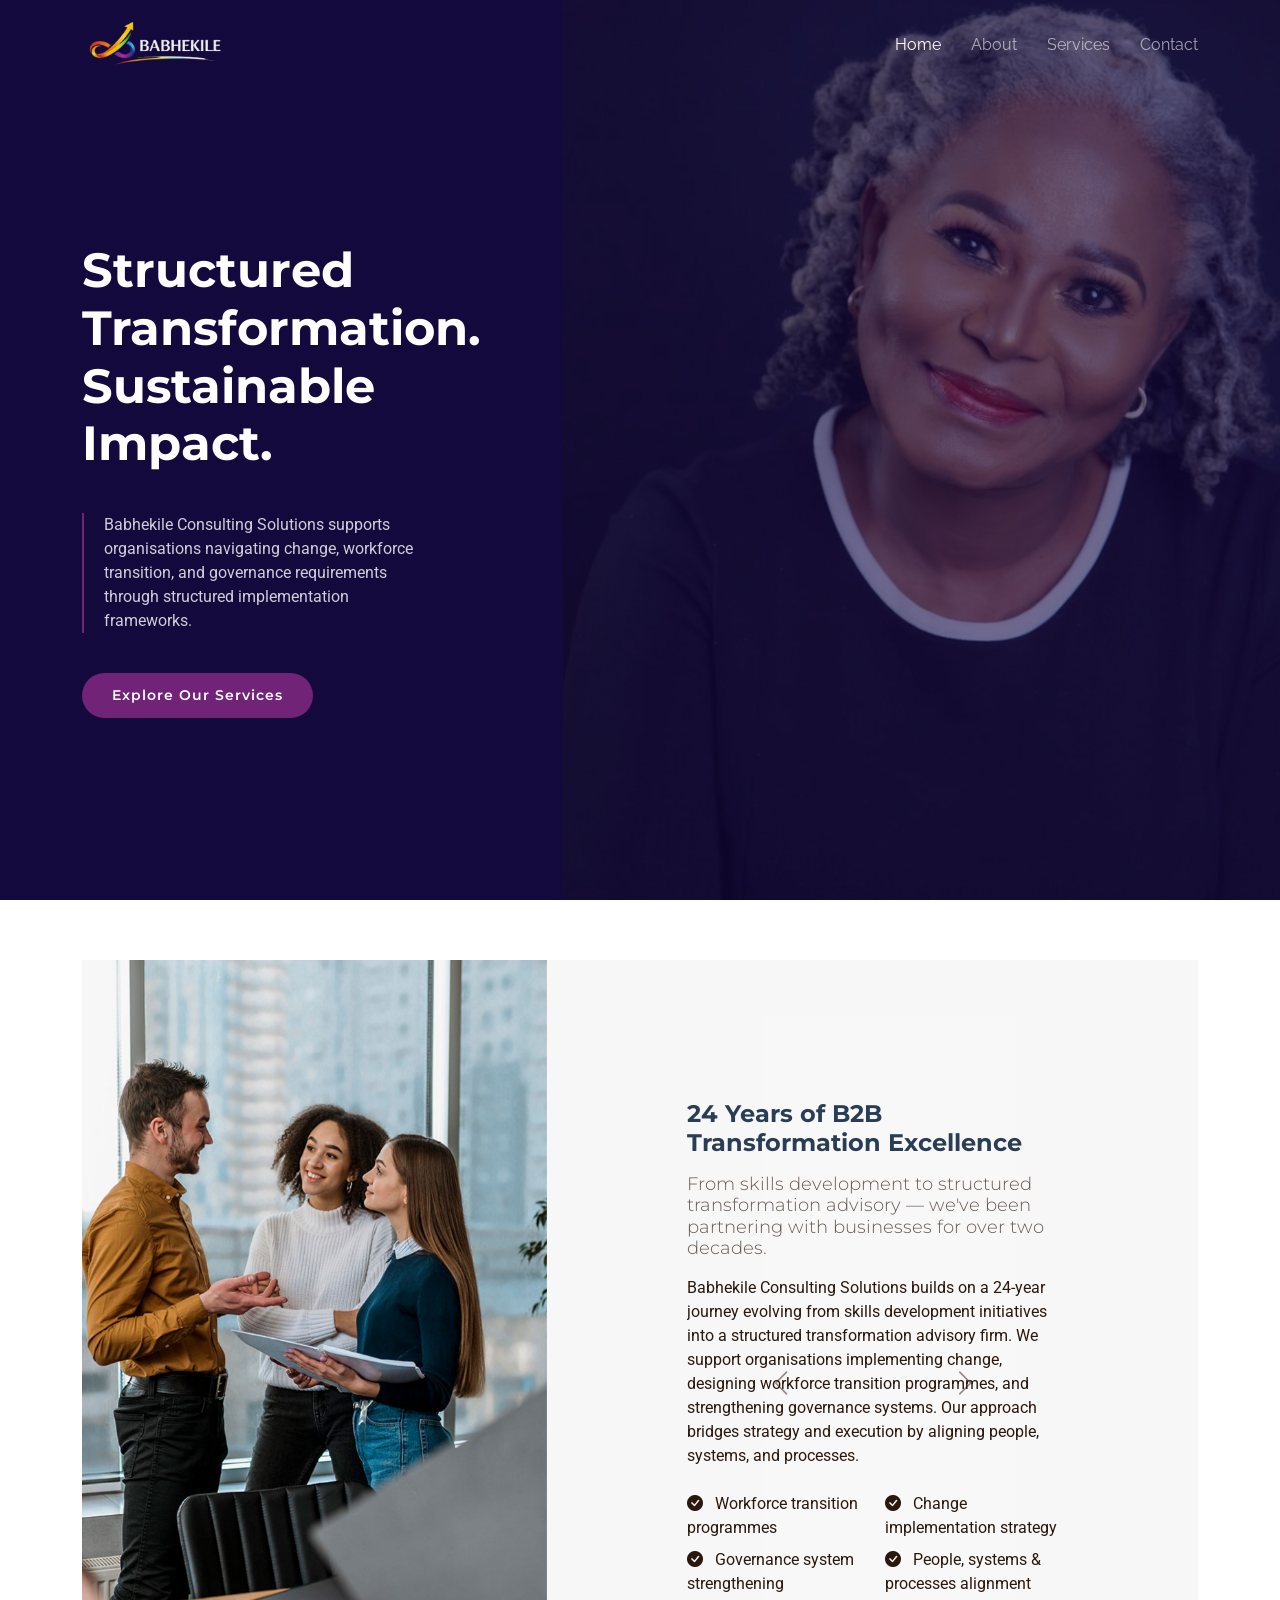
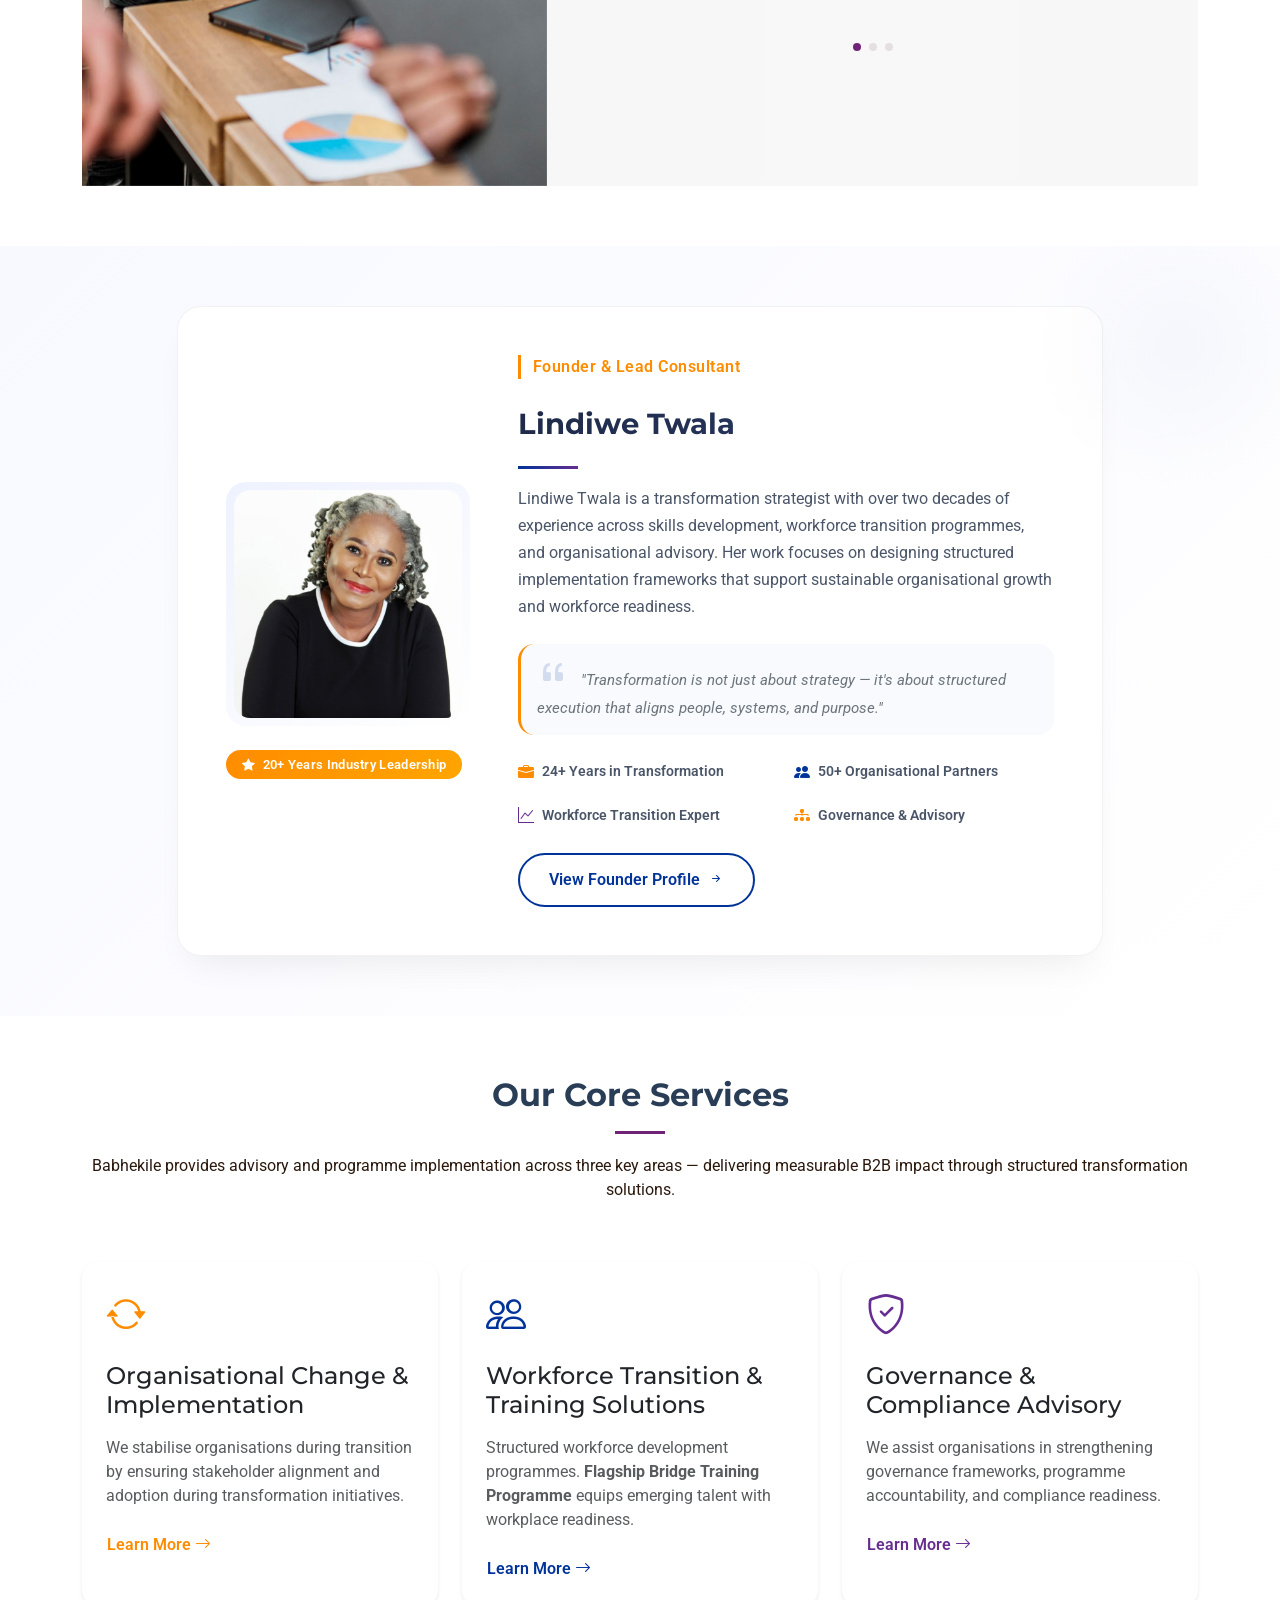
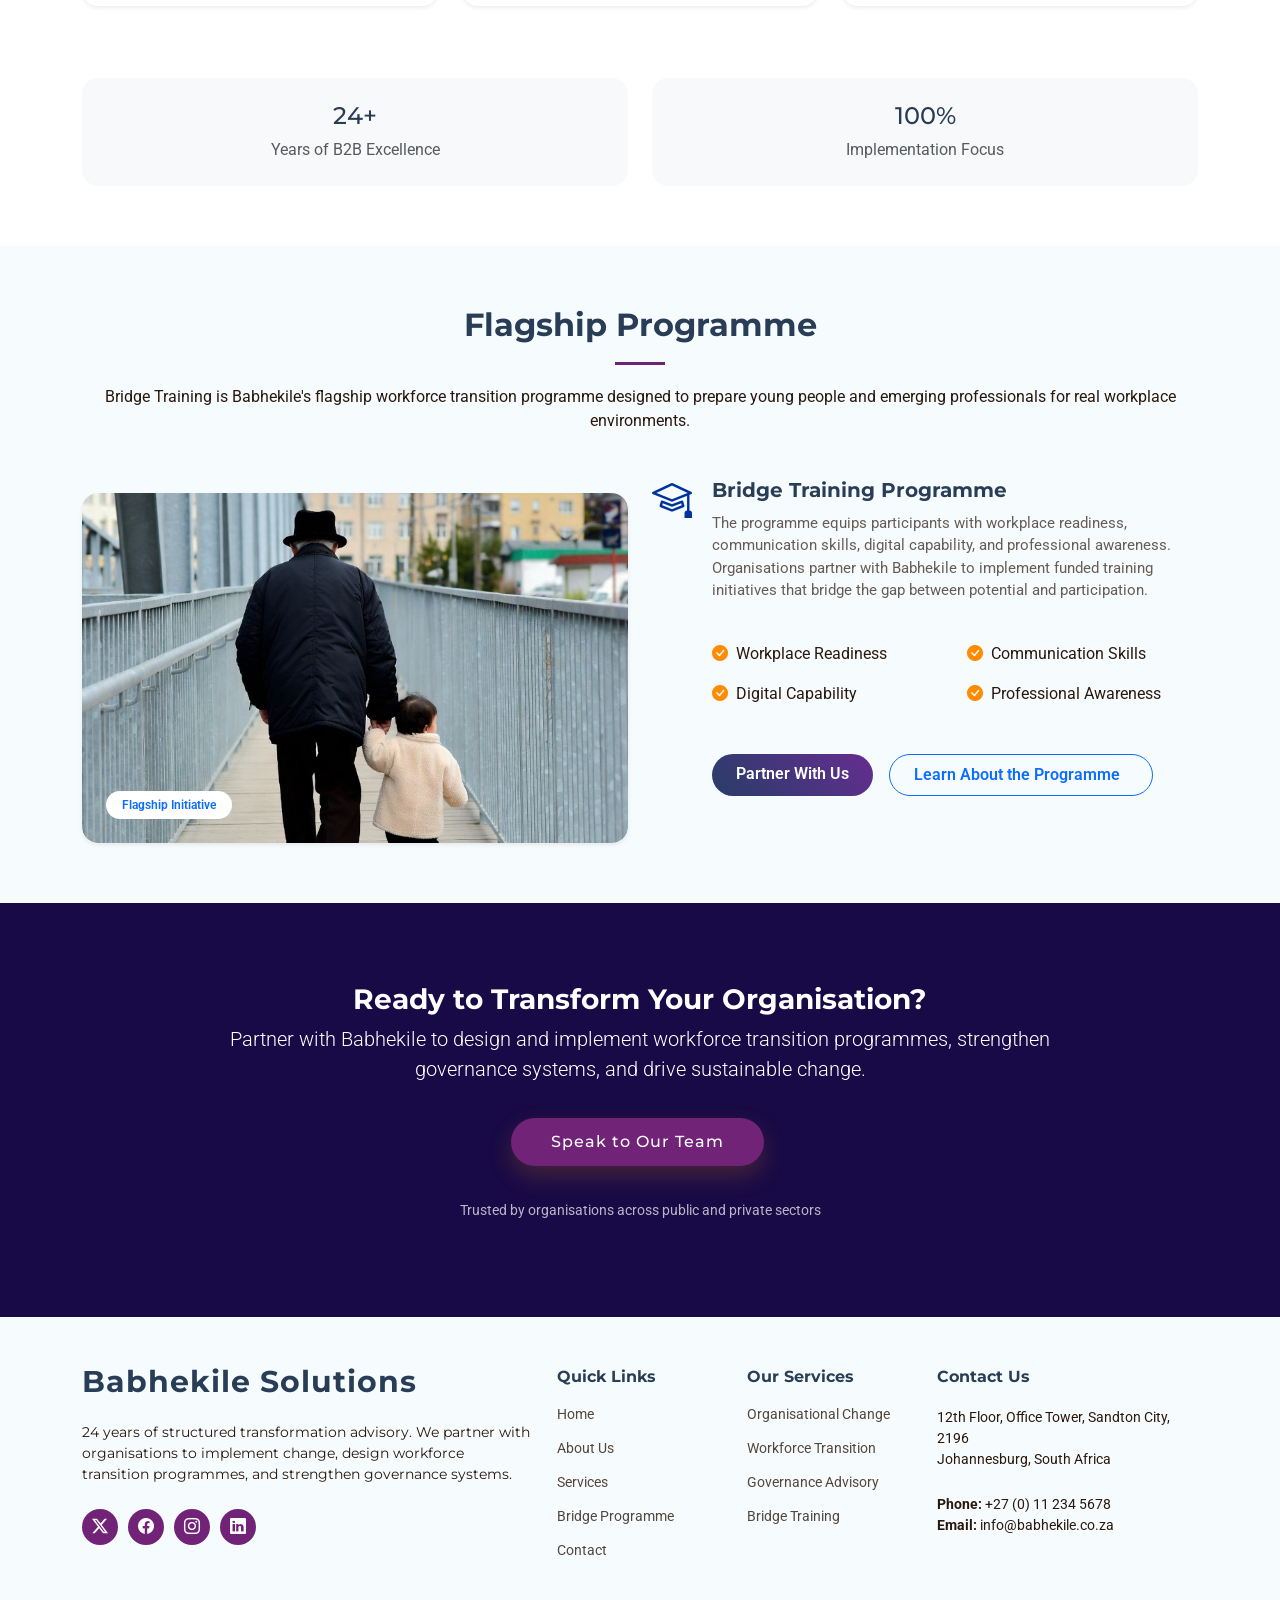
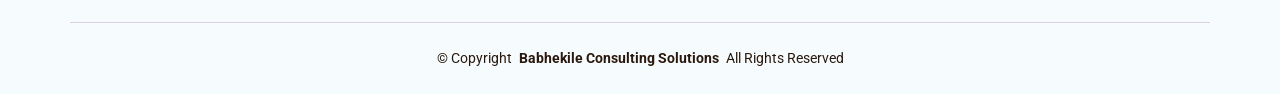
<file: index.html>
<!DOCTYPE html>
<html lang="en">

<head>
  <meta charset="utf-8">
  <meta content="width=device-width, initial-scale=1.0" name="viewport">
  <title>Index - Babhekile Solutions</title>
  <meta name="description" content="">
  <meta name="keywords" content="">

  <!-- Favicons -->
  <link href="assets/img/favicon.png" rel="icon">
  <link href="assets/img/apple-touch-icon.png" rel="apple-touch-icon">

  <!-- Fonts -->
  <link href="https://fonts.googleapis.com" rel="preconnect">
  <link href="https://fonts.gstatic.com" rel="preconnect" crossorigin>
  <link href="https://fonts.googleapis.com/css2?family=Roboto:ital,wght@0,100;0,300;0,400;0,500;0,700;0,900;1,100;1,300;1,400;1,500;1,700;1,900&family=Montserrat:ital,wght@0,100;0,200;0,300;0,400;0,500;0,600;0,700;0,800;0,900;1,100;1,200;1,300;1,400;1,500;1,600;1,700;1,800;1,900&family=Raleway:ital,wght@0,100;0,200;0,300;0,400;0,500;0,600;0,700;0,800;0,900;1,100;1,200;1,300;1,400;1,500;1,600;1,700;1,800;1,900&display=swap" rel="stylesheet">

  <!-- Vendor CSS Files -->
  <link href="assets/vendor/bootstrap/css/bootstrap.min.css" rel="stylesheet">
  <link href="assets/vendor/bootstrap-icons/bootstrap-icons.css" rel="stylesheet">
  <link href="assets/vendor/aos/aos.css" rel="stylesheet">
  <link href="assets/vendor/glightbox/css/glightbox.min.css" rel="stylesheet">
  <link href="assets/vendor/swiper/swiper-bundle.min.css" rel="stylesheet">

  <!-- Main CSS File -->
  <link href="assets/css/main.css" rel="stylesheet">

  <style>
    /* Founder section custom styles - matches website aesthetic */
    .founder-section {
      background: linear-gradient(135deg, #f8f9ff 0%, #ffffff 100%);
      position: relative;
      overflow: hidden;
    }
    
    .founder-section::before {
      content: '';
      position: absolute;
      top: -50px;
      right: -50px;
      width: 300px;
      height: 300px;
      background: radial-gradient(circle, rgba(0,51,153,0.03) 0%, rgba(0,51,153,0) 70%);
      border-radius: 50%;
      z-index: 0;
    }
    
    .founder-card {
      background: #ffffff;
      border-radius: 1.5rem;
      transition: all 0.4s cubic-bezier(0.2, 0.9, 0.4, 1.1);
      border: 1px solid rgba(0,0,0,0.05);
      box-shadow: 0 20px 35px -15px rgba(0,0,0,0.08);
    }
    
    .founder-card:hover {
      transform: translateY(-8px);
      box-shadow: 0 30px 45px -20px rgba(0,51,153,0.2);
      border-color: rgba(0,51,153,0.2);
    }
    
    .founder-image-wrapper {
      position: relative;
      border-radius: 1.25rem;
      overflow: hidden;
      background: linear-gradient(145deg, #eef2ff, #ffffff);
      padding: 0.5rem;
    }
    
    .founder-image {
      width: 100%;
      aspect-ratio: 1 / 1;
      object-fit: cover;
      border-radius: 1rem;
      transition: transform 0.6s ease;
    }
    
    .founder-card:hover .founder-image {
      transform: scale(1.02);
    }
    
    .experience-badge {
      background: linear-gradient(135deg, #FF8C00 0%, #FFA500 100%);
      color: white;
      border-radius: 100px;
      padding: 0.3rem 1rem;
      font-size: 0.8rem;
      font-weight: 600;
      display: inline-block;
      letter-spacing: 0.3px;
    }
    
    .founder-title {
      font-size: 1.8rem;
      font-weight: 700;
      background: linear-gradient(135deg, #1e2a47 0%, #2d3e6e 100%);
      -webkit-background-clip: text;
      background-clip: text;
      color: transparent;
      margin-bottom: 0.5rem;
    }
    
    .founder-role {
      font-size: 1rem;
      font-weight: 600;
      color: #FF8C00;
      letter-spacing: 0.5px;
      margin-bottom: 1.25rem;
      display: inline-block;
      border-left: 3px solid #FF8C00;
      padding-left: 12px;
    }
    
    .founder-bio {
      color: #4a5568;
      line-height: 1.7;
      font-size: 1rem;
    }
    
    .signature-line {
      width: 60px;
      height: 3px;
      background: linear-gradient(90deg, #003399, #662D91);
      margin: 1.5rem 0 1rem 0;
    }
    
    .profile-btn {
      background: transparent;
      border: 2px solid #003399;
      color: #003399;
      border-radius: 50px;
      padding: 0.7rem 1.8rem;
      font-weight: 600;
      transition: all 0.3s ease;
      display: inline-flex;
      align-items: center;
      gap: 8px;
    }
    
    .profile-btn:hover {
      background: #003399;
      color: white;
      transform: translateX(5px);
      box-shadow: 0 8px 20px rgba(0,51,153,0.2);
    }
    
    .stats-mini {
      background: #f8fafd;
      border-radius: 1rem;
      padding: 0.8rem 1rem;
      border-left: 3px solid #FF8C00;
    }
    
    .quote-icon {
      font-size: 2rem;
      color: rgba(0,51,153,0.15);
      line-height: 1;
    }
    
    @media (max-width: 768px) {
      .founder-title {
        font-size: 1.5rem;
      }
      .founder-section {
        padding: 2rem 0;
      }
    }
  </style>

</head>

<body class="index-page">

  <header id="header" class="header d-flex align-items-center fixed-top">
    <div class="container-fluid container-xl position-relative d-flex align-items-center justify-content-between">
      <a href="index.html" class="logo d-flex align-items-center">
        <h1 class="sitename">
          <img src="assets/img/logo.png" alt=""> 
        </h1>
      </a>
      <nav id="navmenu" class="navmenu">
        <ul>
          <li><a href="index.html#hero" class="active">Home<br></a></li>
          <li><a href="about.html">About</a></li>
          <li><a href="services.html">Services</a></li>
          <li><a href="contact.html">Contact</a></li>
        </ul>
        <i class="mobile-nav-toggle d-xl-none bi bi-list"></i>
      </nav>
    </div>
  </header>

  <main class="main">

    <!-- Hero Section -->
    <section id="hero" class="hero section dark-background">
      <img src="assets/img/hero-bg.jpg" alt="" data-aos="fade-in">
      <div class="container">
        <div class="row">
          <div class="col-xl-4">
            <h1 data-aos="fade-up">Structured Transformation. Sustainable Impact.</h1>
            <blockquote data-aos="fade-up" data-aos-delay="100">
              <p>Babhekile Consulting Solutions supports organisations navigating change, workforce transition, and governance requirements through structured implementation frameworks.</p>
            </blockquote>
            <div class="d-flex" data-aos="fade-up" data-aos-delay="200">
              <a href="#about" class="btn-get-started">Explore Our Services</a>
            </div>
          </div>
        </div>
      </div>
    </section><!-- /Hero Section -->

    <!-- Why Us Section -->
    <section id="why-us" class="why-us section">
      <div class="container">
        <div class="row g-0">
          <div class="col-xl-5 img-bg" data-aos="fade-up" data-aos-delay="100">
            <img src="assets/img/why-us-bg.jpg" alt="">
          </div>
          <div class="col-xl-7 slides position-relative" data-aos="fade-up" data-aos-delay="200">
            <div class="swiper init-swiper">
              <script type="application/json" class="swiper-config">
                {
                  "loop": true,
                  "speed": 600,
                  "autoplay": { "delay": 5000 },
                  "slidesPerView": "auto",
                  "centeredSlides": true,
                  "pagination": { "el": ".swiper-pagination", "type": "bullets", "clickable": true },
                  "navigation": { "nextEl": ".swiper-button-next", "prevEl": ".swiper-button-prev" }
                }
              </script>
              <div class="swiper-wrapper">
                <div class="swiper-slide">
                  <div class="item">
                    <h3 class="mb-3">24 Years of B2B Transformation Excellence</h3>
                    <h4 class="mb-3">From skills development to structured transformation advisory — we've been partnering with businesses for over two decades.</h4>
                    <p>Babhekile Consulting Solutions builds on a 24-year journey evolving from skills development initiatives into a structured transformation advisory firm. We support organisations implementing change, designing workforce transition programmes, and strengthening governance systems. Our approach bridges strategy and execution by aligning people, systems, and processes.</p>
                    <div class="row mt-4">
                      <div class="col-md-6">
                        <ul class="list-unstyled">
                          <li class="mb-2"><i class="bi bi-check-circle-fill text-gradient me-2"></i> Workforce transition programmes</li>
                          <li class="mb-2"><i class="bi bi-check-circle-fill text-gradient me-2"></i> Governance system strengthening</li>
                        </ul>
                      </div>
                      <div class="col-md-6">
                        <ul class="list-unstyled">
                          <li class="mb-2"><i class="bi bi-check-circle-fill text-gradient me-2"></i> Change implementation strategy</li>
                          <li class="mb-2"><i class="bi bi-check-circle-fill text-gradient me-2"></i> People, systems & processes alignment</li>
                        </ul>
                      </div>
                    </div>
                  </div>
                </div>
                <div class="swiper-slide">
                  <div class="item">
                    <h3 class="mb-3">Strategic Workforce Transformation</h3>
                    <h4 class="mb-3">Designing and delivering transition programmes that prepare your workforce for tomorrow's challenges.</h4>
                    <p>Our B2B workforce solutions are built on deep industry expertise and structured methodologies. We partner with leadership teams to assess current capabilities, identify future skill requirements, and implement transition pathways that minimise disruption while maximising long-term value.</p>
                    <div class="mt-3">
                      <span class="badge bg-light text-dark me-2 mb-2">Skills Gap Analysis</span>
                      <span class="badge bg-light text-dark me-2 mb-2">Transition Planning</span>
                      <span class="badge bg-light text-dark me-2 mb-2">Capability Building</span>
                    </div>
                  </div>
                </div>
                <div class="swiper-slide">
                  <div class="item">
                    <h3 class="mb-3">Governance & Systems Strengthening</h3>
                    <h4 class="mb-3">Robust governance frameworks that scale with your business and meet regulatory requirements.</h4>
                    <p>Effective governance is the foundation of sustainable growth. We help B2B organisations design and implement governance systems that balance control with agility. Our approach includes board effectiveness reviews, policy framework development, risk management integration, and compliance monitoring systems.</p>
                    <div class="row mt-3">
                      <div class="col-6">
                        <div class="stats-item text-center p-3 bg-light rounded-3">
                          <h4 class="text-gradient mb-0">24+</h4>
                          <small class="text-muted">Years Experience</small>
                        </div>
                      </div>
                      <div class="col-6">
                        <div class="stats-item text-center p-3 bg-light rounded-3">
                          <h4 class="text-gradient mb-0">50+</h4>
                          <small class="text-muted">B2B Clients</small>
                        </div>
                      </div>
                    </div>
                  </div>
                </div>
              </div>
              <div class="swiper-pagination"></div>
              <div class="swiper-button-prev"></div>
              <div class="swiper-button-next"></div>
            </div>
          </div>
        </div>
      </div>
    </section><!-- /Why Us Section -->

    <!-- ========== NEW FOUNDER & LEAD CONSULTANT SECTION ========== -->
    <section id="founder" class="founder-section section">
      <div class="container" data-aos="fade-up">
        <div class="row justify-content-center">
          <div class="col-lg-10">
            <div class="founder-card p-4 p-lg-5">
              <div class="row g-5 align-items-center">
                <!-- Left Column: Image & badge -->
                <div class="col-md-5 col-lg-4 text-center text-md-start">
                  <div class="founder-image-wrapper">
                    <!-- Profile placeholder image - uses elegant abstract avatar, replace with actual image later -->
                    <img src="assets/img/team/lindiwe-twala.jpg" 
                         alt="Lindiwe Twala - Founder & Lead Consultant" 
                         class="founder-image img-fluid"
                         onerror="this.src='https://placehold.co/500x500/003399/white?text=LT'">
                  </div>
                  <div class="mt-4 d-flex justify-content-center justify-content-md-start">
                    <span class="experience-badge"><i class="bi bi-star-fill me-1"></i> 20+ Years Industry Leadership</span>
                  </div>
                </div>

                <!-- Right Column: Content -->
                <div class="col-md-7 col-lg-8">
                  <div class="mb-2">
                    <span class="founder-role">Founder & Lead Consultant</span>
                  </div>
                  <h2 class="founder-title">Lindiwe Twala</h2>
                  
                  <div class="signature-line"></div>
                  
                  <div class="founder-bio">
                    <p class="mb-3">Lindiwe Twala is a transformation strategist with over two decades of experience across skills development, workforce transition programmes, and organisational advisory. Her work focuses on designing structured implementation frameworks that support sustainable organisational growth and workforce readiness.</p>
                    
                    <!-- Quote or key insight -->
                    <div class="stats-mini mt-4 mb-4">
                      <i class="bi bi-quote quote-icon me-2"></i>
                      <em class="text-secondary" style="font-size: 0.95rem;">"Transformation is not just about strategy — it's about structured execution that aligns people, systems, and purpose."</em>
                    </div>
                    
                    <!-- Trust indicators / mini stats -->
                    <div class="row g-3 mb-4">
                      <div class="col-6">
                        <div class="d-flex align-items-center gap-2">
                          <i class="bi bi-briefcase-fill" style="color: #FF8C00;"></i>
                          <span class="small fw-semibold">24+ Years in Transformation</span>
                        </div>
                      </div>
                      <div class="col-6">
                        <div class="d-flex align-items-center gap-2">
                          <i class="bi bi-people-fill" style="color: #003399;"></i>
                          <span class="small fw-semibold">50+ Organisational Partners</span>
                        </div>
                      </div>
                      <div class="col-6">
                        <div class="d-flex align-items-center gap-2">
                          <i class="bi bi-graph-up" style="color: #662D91;"></i>
                          <span class="small fw-semibold">Workforce Transition Expert</span>
                        </div>
                      </div>
                      <div class="col-6">
                        <div class="d-flex align-items-center gap-2">
                          <i class="bi bi-diagram-3-fill" style="color: #FF8C00;"></i>
                          <span class="small fw-semibold">Governance & Advisory</span>
                        </div>
                      </div>
                    </div>
                    
                    <!-- Button View Founder Profile -->
                    <div class="mt-3">
                      <a href="#" class="profile-btn" id="viewProfileBtn">
                        View Founder Profile <i class="bi bi-arrow-right-short"></i>
                      </a>
                    </div>
                  </div>
                </div>
              </div>
            </div>
          </div>
        </div>
      </div>
    </section>
    <!-- ========== END FOUNDER SECTION ========== -->

    <!-- Services Section (preserved) -->
    <style>
      .service-card {
        transition: all 0.3s ease;
        cursor: pointer;
        background: #ffffff;
      }
      .service-card:hover {
        transform: translateY(-8px);
        box-shadow: 0 1rem 2rem rgba(0,0,0,0.15) !important;
      }
      .service-card.card-1:hover {
        background: linear-gradient(135deg, #FF8C00 0%, #FFA500 100%);
        color: white;
      }
      .service-card.card-1:hover .icon i,
      .service-card.card-1:hover .card-title,
      .service-card.card-1:hover .card-text,
      .service-card.card-1:hover .btn-link {
        color: white !important;
      }
      .service-card.card-2:hover {
        background: linear-gradient(135deg, #003399 0%, #0055cc 100%);
        color: white;
      }
      .service-card.card-2:hover .icon i,
      .service-card.card-2:hover .card-title,
      .service-card.card-2:hover .card-text,
      .service-card.card-2:hover .btn-link {
        color: white !important;
      }
      .service-card.card-3:hover {
        background: linear-gradient(135deg, #662D91 0%, #8B3DAA 100%);
        color: white;
      }
      .service-card.card-3:hover .icon i,
      .service-card.card-3:hover .card-title,
      .service-card.card-3:hover .card-text,
      .service-card.card-3:hover .btn-link {
        color: white !important;
      }
      .service-card.active {
        transform: translateY(-8px);
        box-shadow: 0 1rem 2rem rgba(0,0,0,0.2) !important;
        color: white;
      }
      .service-card.card-1.active { background: linear-gradient(135deg, #FF8C00 0%, #FFA500 100%); }
      .service-card.card-2.active { background: linear-gradient(135deg, #003399 0%, #0055cc 100%); }
      .service-card.card-3.active { background: linear-gradient(135deg, #662D91 0%, #8B3DAA 100%); }
      .service-card.active .icon i,
      .service-card.active .card-title,
      .service-card.active .card-text,
      .service-card.active .btn-link { color: white !important; }
      .btn-link { font-weight: 600; transition: all 0.3s ease; }
    </style>

    <section id="services" class="services section">
      <div class="container section-title" data-aos="fade-up">
        <h2>Our Core Services</h2>
        <p>Babhekile provides advisory and programme implementation across three key areas — delivering measurable B2B impact through structured transformation solutions.</p>
      </div>
      <div class="container">
        <div class="row gy-4">
          <div class="col-lg-4 col-md-6" data-aos="fade-up" data-aos-delay="100">
            <div class="card service-card card-1 h-100 border-0 shadow-sm rounded-4 overflow-hidden" onclick="setActiveCard(this)">
              <div class="card-body p-4">
                <div class="icon mb-3"><i class="bi bi-arrow-repeat fs-1" style="color: #FF8C00; transition: all 0.3s ease;"></i></div>
                <h4 class="card-title h4 mb-3">Organisational Change & Implementation</h4>
                <p class="card-text text-muted">We stabilise organisations during transition by ensuring stakeholder alignment and adoption during transformation initiatives.</p>
                <a href="#" class="btn btn-link text-decoration-none p-0 mt-2" style="color: #FF8C00; font-weight: 600;"><span>Learn More</span> <i class="bi bi-arrow-right"></i></a>
              </div>
            </div>
          </div>
          <div class="col-lg-4 col-md-6" data-aos="fade-up" data-aos-delay="200">
            <div class="card service-card card-2 h-100 border-0 shadow-sm rounded-4 overflow-hidden" onclick="setActiveCard(this)">
              <div class="card-body p-4">
                <div class="icon mb-3"><i class="bi bi-people fs-1" style="color: #003399; transition: all 0.3s ease;"></i></div>
                <h4 class="card-title h4 mb-3">Workforce Transition & Training Solutions</h4>
                <p class="card-text text-muted">Structured workforce development programmes. <strong>Flagship Bridge Training Programme</strong> equips emerging talent with workplace readiness.</p>
                <a href="#" class="btn btn-link text-decoration-none p-0 mt-2" style="color: #003399; font-weight: 600;"><span>Learn More</span> <i class="bi bi-arrow-right"></i></a>
              </div>
            </div>
          </div>
          <div class="col-lg-4 col-md-6" data-aos="fade-up" data-aos-delay="300">
            <div class="card service-card card-3 h-100 border-0 shadow-sm rounded-4 overflow-hidden" onclick="setActiveCard(this)">
              <div class="card-body p-4">
                <div class="icon mb-3"><i class="bi bi-shield-check fs-1" style="color: #662D91; transition: all 0.3s ease;"></i></div>
                <h4 class="card-title h4 mb-3">Governance & Compliance Advisory</h4>
                <p class="card-text text-muted">We assist organisations in strengthening governance frameworks, programme accountability, and compliance readiness.</p>
                <a href="#" class="btn btn-link text-decoration-none p-0 mt-2" style="color: #662D91; font-weight: 600;"><span>Learn More</span> <i class="bi bi-arrow-right"></i></a>
              </div>
            </div>
          </div>
        </div>
        <div class="row mt-5 pt-4" data-aos="fade-up" data-aos-delay="400">
          <div class="col-12">
            <div class="row g-4 text-center">
              <div class="col-md-6"><div class="stats-item p-4 bg-light rounded-4 h-100"><h4 class="text-gradient mb-2">24+</h4><p class="text-muted mb-0">Years of B2B Excellence</p></div></div>
              <div class="col-md-6"><div class="stats-item p-4 bg-light rounded-4 h-100"><h4 class="text-gradient mb-2">100%</h4><p class="text-muted mb-0">Implementation Focus</p></div></div>
            </div>
          </div>
        </div>
      </div>
    </section>

    <script>
      function setActiveCard(selectedCard) {
        const allCards = document.querySelectorAll('.service-card');
        allCards.forEach(card => card.classList.remove('active'));
        selectedCard.classList.add('active');
      }
    </script>

    <!-- Flagship Programme Section -->
    <section id="flagship-programme" class="services section light-background">
      <div class="container">
        <div class="container section-title" data-aos="fade-up"><h2>Flagship Programme</h2><p>Bridge Training is Babhekile's flagship workforce transition programme designed to prepare young people and emerging professionals for real workplace environments.</p></div>
        <div class="row gy-5 align-items-stretch" data-aos="fade-up" data-aos-delay="100">
          <div class="col-lg-6">
            <div class="position-relative h-100 rounded-4 overflow-hidden shadow-sm">
              <img src="assets/img/bridge.jpg" alt="Bridge Training Programme" class="img-fluid" style="width: 600px; height: 350px; object-fit: cover; border-radius: 1rem;">
              <div class="position-absolute bottom-0 start-0 w-100 p-4"><span class="badge bg-white text-primary px-3 py-2 rounded-pill fw-semibold">Flagship Initiative</span></div>
            </div>
          </div>
          <div class="col-lg-6 d-flex align-items-center">
            <div class="service-item d-flex w-100">
              <div class="icon flex-shrink-0"><i class="bi bi-mortarboard" style="color: #003399;"></i></div>
              <div><h4 class="title">Bridge Training Programme</h4><p class="description">The programme equips participants with workplace readiness, communication skills, digital capability, and professional awareness. Organisations partner with Babhekile to implement funded training initiatives that bridge the gap between potential and participation.</p>
              <div class="row mt-4 gy-3"><div class="col-md-6"><div class="d-flex align-items-center"><i class="bi bi-check-circle-fill me-2" style="color: #FF8C00;"></i><span>Workplace Readiness</span></div></div><div class="col-md-6"><div class="d-flex align-items-center"><i class="bi bi-check-circle-fill me-2" style="color: #FF8C00;"></i><span>Communication Skills</span></div></div><div class="col-md-6"><div class="d-flex align-items-center"><i class="bi bi-check-circle-fill me-2" style="color: #FF8C00;"></i><span>Digital Capability</span></div></div><div class="col-md-6"><div class="d-flex align-items-center"><i class="bi bi-check-circle-fill me-2" style="color: #FF8C00;"></i><span>Professional Awareness</span></div></div></div>
              <div class="mt-5 d-flex flex-wrap gap-3"><a href="#" class="btn btn-primary-gradient px-4 py-2 rounded-pill fw-semibold" style="background: linear-gradient(45deg, #283d68, #662D91); border: none; color: white;">Partner With Us</a><a href="#" class="btn btn-outline-primary px-4 py-2 rounded-pill fw-semibold">Learn About the Programme <i class="bi bi-book-open ms-2"></i></a></div>
              </div>
            </div>
          </div>
        </div>
      </div>
    </section>

    <!-- Call To Action Section -->
    <section id="call-to-action" class="call-to-action section dark-background">
      <img src="assets/img/cta-bg.jpg" alt="">
      <div class="container"><div class="row justify-content-center" data-aos="zoom-in" data-aos-delay="100"><div class="col-xl-10"><div class="text-center"><h3>Ready to Transform Your Organisation?</h3><p class="lead mb-4">Partner with Babhekile to design and implement workforce transition programmes, strengthen governance systems, and drive sustainable change.</p><div class="d-flex flex-wrap gap-3 justify-content-center"><a class="cta-btn me-3" href="#">Speak to Our Team</a></div><p class="mt-4 small text-white-50">Trusted by organisations across public and private sectors</p></div></div></div></div>
    </section>
  </main>

  <footer id="footer" class="footer light-background">
    <div class="footer-top"><div class="container"><div class="row gy-4"><div class="col-lg-5 col-md-12 footer-about"><a href="index.html" class="logo d-flex align-items-center"><span class="sitename">Babhekile Solutions</span></a><p>24 years of structured transformation advisory. We partner with organisations to implement change, design workforce transition programmes, and strengthen governance systems.</p><div class="social-links d-flex mt-4"><a href="#"><i class="bi bi-twitter-x"></i></a><a href="#"><i class="bi bi-facebook"></i></a><a href="#"><i class="bi bi-instagram"></i></a><a href="#"><i class="bi bi-linkedin"></i></a></div></div><div class="col-lg-2 col-6 footer-links"><h4>Quick Links</h4><ul><li><a href="#">Home</a></li><li><a href="#">About Us</a></li><li><a href="#">Services</a></li><li><a href="#">Bridge Programme</a></li><li><a href="#">Contact</a></li></ul></div><div class="col-lg-2 col-6 footer-links"><h4>Our Services</h4><ul><li><a href="#">Organisational Change</a></li><li><a href="#">Workforce Transition</a></li><li><a href="#">Governance Advisory</a></li><li><a href="#">Bridge Training</a></li></ul></div><div class="col-lg-3 col-md-12 footer-contact text-center text-md-start"><h4>Contact Us</h4><p>12th Floor, Office Tower, Sandton City, 2196<br>Johannesburg, South Africa</p><p class="mt-4"><strong>Phone:</strong> <span>+27 (0) 11 234 5678</span><br><strong>Email:</strong> <span>info@babhekile.co.za</span></p></div></div></div></div>
    <div class="container copyright text-center"><p>© <span>Copyright</span> <strong class="px-1 sitename">Babhekile Consulting Solutions</strong> <span>All Rights Reserved</span></p></div>
  </footer>
  <a href="#" id="scroll-top" class="scroll-top d-flex align-items-center justify-content-center"><i class="bi bi-arrow-up-short"></i></a>
  <div id="preloader"></div>

  <!-- Vendor JS Files -->
  <script src="assets/vendor/bootstrap/js/bootstrap.bundle.min.js"></script>
  <script src="assets/vendor/php-email-form/validate.js"></script>
  <script src="assets/vendor/aos/aos.js"></script>
  <script src="assets/vendor/glightbox/js/glightbox.min.js"></script>
  <script src="assets/vendor/swiper/swiper-bundle.min.js"></script>
  <script src="assets/vendor/imagesloaded/imagesloaded.pkgd.min.js"></script>
  <script src="assets/vendor/isotope-layout/isotope.pkgd.min.js"></script>
  <script src="assets/js/main.js"></script>
  <script>
    // Simple interactive alert for profile button (can be replaced with modal or actual link)
    document.getElementById('viewProfileBtn')?.addEventListener('click', function(e) {
      e.preventDefault();
      alert("✨ Full profile of Lindiwe Twala — coming soon. Connect with our team for leadership insights.");
    });
  </script>
</body>
</html>
</file>
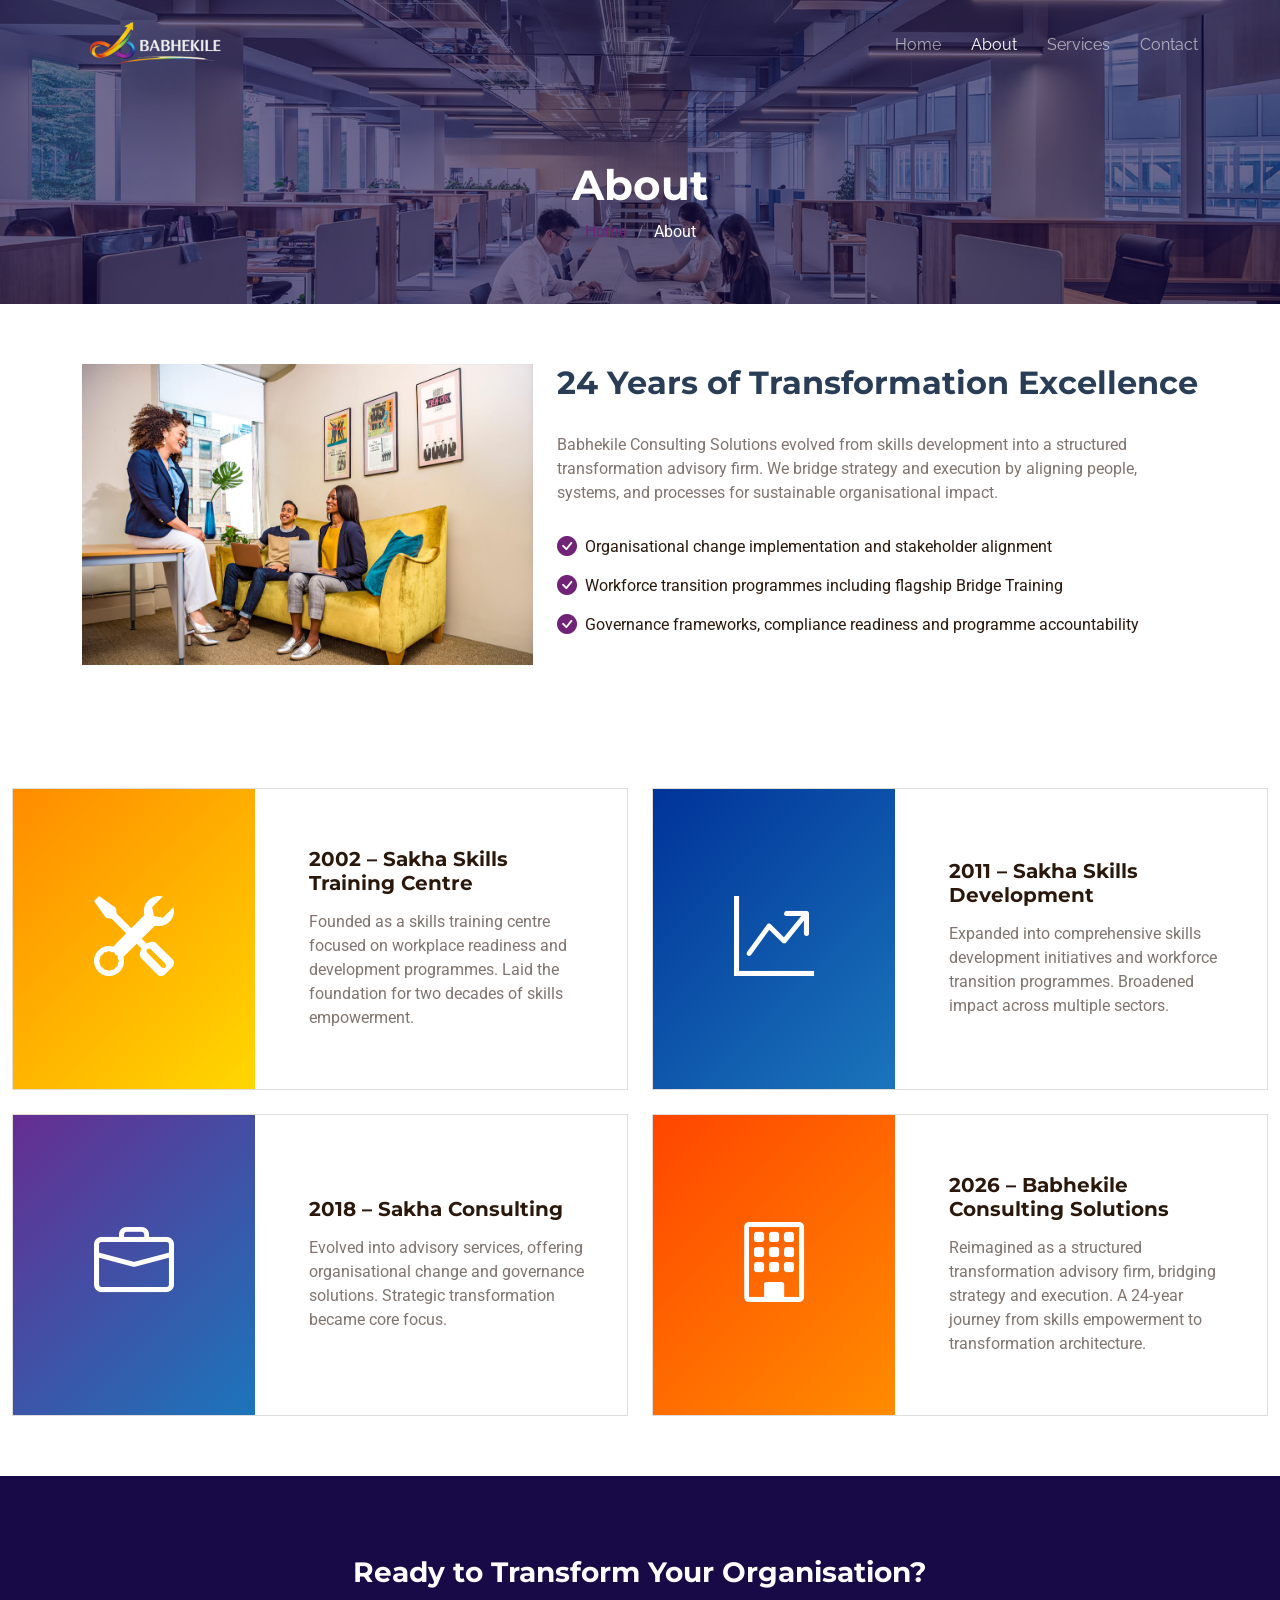
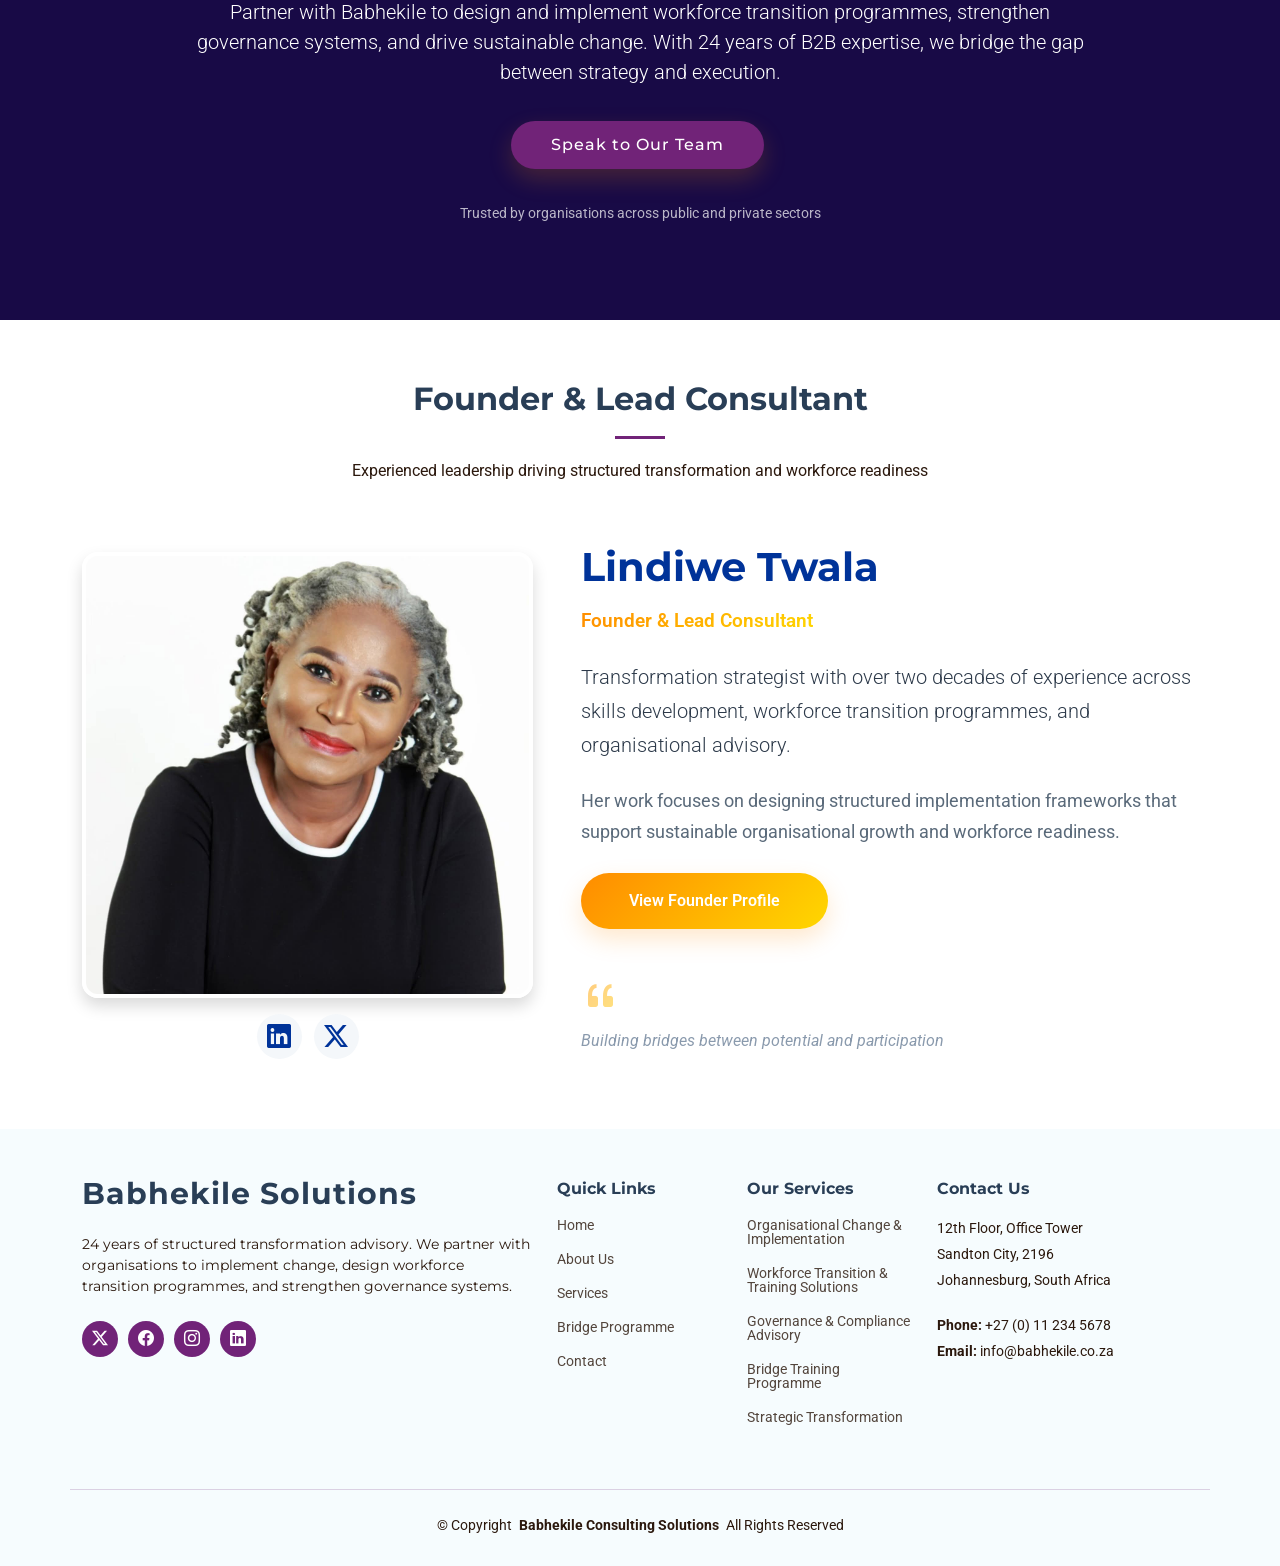
<file: about.html>
<!DOCTYPE html>
<html lang="en">

<head>
  <meta charset="utf-8">
  <meta content="width=device-width, initial-scale=1.0" name="viewport">
  <title>About - Babhekile Solutions</title>
  <meta name="description" content="">
  <meta name="keywords" content="">

  <!-- Favicons -->
  <link href="assets/img/favicon.png" rel="icon">
  <link href="assets/img/apple-touch-icon.png" rel="apple-touch-icon">

  <!-- Fonts -->
  <link href="https://fonts.googleapis.com" rel="preconnect">
  <link href="https://fonts.gstatic.com" rel="preconnect" crossorigin>
  <link href="https://fonts.googleapis.com/css2?family=Roboto:ital,wght@0,100;0,300;0,400;0,500;0,700;0,900;1,100;1,300;1,400;1,500;1,700;1,900&family=Montserrat:ital,wght@0,100;0,200;0,300;0,400;0,500;0,600;0,700;0,800;0,900;1,100;1,200;1,300;1,400;1,500;1,600;1,700;1,800;1,900&family=Raleway:ital,wght@0,100;0,200;0,300;0,400;0,500;0,600;0,700;0,800;0,900;1,100;1,200;1,300;1,400;1,500;1,600;1,700;1,800;1,900&display=swap" rel="stylesheet">

  <!-- Vendor CSS Files -->
  <link href="assets/vendor/bootstrap/css/bootstrap.min.css" rel="stylesheet">
  <link href="assets/vendor/bootstrap-icons/bootstrap-icons.css" rel="stylesheet">
  <link href="assets/vendor/aos/aos.css" rel="stylesheet">
  <link href="assets/vendor/glightbox/css/glightbox.min.css" rel="stylesheet">
  <link href="assets/vendor/swiper/swiper-bundle.min.css" rel="stylesheet">

  <!-- Main CSS File -->
  <link href="assets/css/main.css" rel="stylesheet">

  

<style>
/* Founder section styles */
.team-member-img img {
  width: 100%;
  height: auto;
  max-height: 500px;
  object-fit: cover;
  border: 4px solid white;
  box-shadow: 0 20px 40px rgba(0, 51, 153, 0.15);
  transition: all 0.3s ease;
}

.team-member-img img:hover {
  transform: scale(1.02);
  box-shadow: 0 30px 60px rgba(255, 140, 0, 0.2);
}

.social-links a {
  color: #003399;
  background: #F4F7FA;
  width: 45px;
  height: 45px;
  display: inline-flex;
  align-items: center;
  justify-content: center;
  border-radius: 50%;
  transition: all 0.3s ease;
}

.social-links a:hover {
  background: linear-gradient(135deg, #FF8C00, #FFD700);
  color: white;
  transform: translateY(-3px);
}

.text-gradient {
  background: linear-gradient(135deg, #FF8C00, #FFD700);
  -webkit-background-clip: text;
  background-clip: text;
  color: transparent;
  display: inline-block;
}

.btn-primary-gradient {
  background: linear-gradient(135deg, #FF8C00, #FFD700);
  color: white;
  border: none;
  font-weight: 600;
  transition: all 0.3s ease;
  box-shadow: 0 10px 25px rgba(255, 140, 0, 0.2);
}

.btn-primary-gradient:hover {
  transform: translateY(-3px);
  box-shadow: 0 15px 35px rgba(255, 140, 0, 0.3);
  color: white;
}

/* Responsive */
@media (max-width: 768px) {
  .ps-lg-4 {
    padding-left: 0 !important;
    margin-top: 30px;
    text-align: center;
  }
  
  .team-member-img {
    text-align: center;
  }
  
  .team-member-img img {
    max-height: 400px;
  }
}
</style>

  <!-- =======================================================
  * Template Name: Nova
  * Template URL: https://bootstrapmade.com/nova-bootstrap-business-template/
  * Updated: Aug 07 2024 with Bootstrap v5.3.3
  * Author: BootstrapMade.com
  * License: https://bootstrapmade.com/license/
  ======================================================== -->
</head>

<body class="about-page">

 <header id="header" class="header d-flex align-items-center fixed-top">
    <div class="container-fluid container-xl position-relative d-flex align-items-center justify-content-between">

      <a href="index.html" class="logo d-flex align-items-center">
        <!-- Uncomment the line below if you also wish to use an image logo -->
        <h1 class="sitename">

        <img src="assets/img/logo.png" alt=""> 

        </h1>
      </a>

      <nav id="navmenu" class="navmenu">
        <ul>
          <li><a href="index.html#hero" >Home<br></a></li>
          <li><a href="about.html" class="active">About</a></li>
          <li><a href="services.html">Services</a></li>
          <!--<li><a href="portfolio.html">Portfolio</a></li>
          <li><a href="team.html">Team</a></li>-->
          <!--<li><a href="blog.html">Blog</a></li>
          <li class="dropdown"><a href="#"><span>Dropdown</span> <i class="bi bi-chevron-down toggle-dropdown"></i></a>
            <ul>
              <li><a href="#">Dropdown 1</a></li>
              <li class="dropdown"><a href="#"><span>Deep Dropdown</span> <i class="bi bi-chevron-down toggle-dropdown"></i></a>
                <ul>
                  <li><a href="#">Deep Dropdown 1</a></li>
                  <li><a href="#">Deep Dropdown 2</a></li>
                  <li><a href="#">Deep Dropdown 3</a></li>
                  <li><a href="#">Deep Dropdown 4</a></li>
                  <li><a href="#">Deep Dropdown 5</a></li>
                </ul>
              </li>
              <li><a href="#">Dropdown 2</a></li>
              <li><a href="#">Dropdown 3</a></li>
              <li><a href="#">Dropdown 4</a></li>
            </ul>
          </li>-->
          <li><a href="contact.html">Contact</a></li>
        </ul>
        <i class="mobile-nav-toggle d-xl-none bi bi-list"></i>
      </nav>

    </div>
  </header>

  <main class="main">

    <!-- Page Title -->
    <div class="page-title dark-background" data-aos="fade" style="background-image: url(assets/img/about-page-title-bg.jpg);">
      <div class="container">
        <h1>About</h1>
        <nav class="breadcrumbs">
          <ol>
            <li><a href="index.html">Home</a></li>
            <li class="current">About</li>
          </ol>
        </nav>
      </div>
    </div><!-- End Page Title -->

    <!-- About Section -->
   <section id="about" class="about section">

      <div class="container">

        <div class="row gy-4" data-aos="fade-up" data-aos-delay="100">
          <div class="col-lg-5">
            <img src="assets/img/about.jpg" class="img-fluid" alt="">
          </div>
          <div class="col-lg-7" data-aos="fade-up" data-aos-delay="200">
            <div class="content">
              <h3>24 Years of Transformation Excellence</h3>
              <p>
                Babhekile Consulting Solutions evolved from skills development into a structured transformation advisory firm. We bridge strategy and execution by aligning people, systems, and processes for sustainable organisational impact.
              </p>
              <ul>
                <li><i class="bi bi-check-circle-fill"></i> <span>Organisational change implementation and stakeholder alignment</span></li>
                <li><i class="bi bi-check-circle-fill"></i> <span>Workforce transition programmes including flagship Bridge Training</span></li>
                <li><i class="bi bi-check-circle-fill"></i> <span>Governance frameworks, compliance readiness and programme accountability</span></li>
              </ul>
            </div>
          </div>
        </div>

      </div>

    </section><!-- /About Section -->

  <!-- History Cards Section -->
<section id="history-cards" class="service-cards section">

  <div class="container-fluid">

    <div class="row gy-4">

      <div class="col-lg-6" data-aos="fade-up" data-aos-delay="100">
        <div class="card-item">
          <div class="row">
            <div class="col-xl-5">
              <div class="card-bg d-flex justify-content-center align-items-center" style="background: linear-gradient(135deg, #FF8C00, #FFD700);">
                <i class="bi bi-tools" style="font-size: 5rem; color: white;"></i>
              </div>
            </div>
            <div class="col-xl-7 d-flex align-items-center">
              <div class="card-body">
                <h4 class="card-title">2002 – Sakha Skills Training Centre</h4>
                <p>Founded as a skills training centre focused on workplace readiness and development programmes. Laid the foundation for two decades of skills empowerment.</p>
              </div>
            </div>
          </div>
        </div>
      </div><!-- End Card Item -->

      <div class="col-lg-6" data-aos="fade-up" data-aos-delay="200">
        <div class="card-item">
          <div class="row">
            <div class="col-xl-5">
              <div class="card-bg d-flex justify-content-center align-items-center" style="background: linear-gradient(135deg, #003399, #1B75BB);">
                <i class="bi bi-graph-up-arrow" style="font-size: 5rem; color: white;"></i>
              </div>
            </div>
            <div class="col-xl-7 d-flex align-items-center">
              <div class="card-body">
                <h4 class="card-title">2011 – Sakha Skills Development</h4>
                <p>Expanded into comprehensive skills development initiatives and workforce transition programmes. Broadened impact across multiple sectors.</p>
              </div>
            </div>
          </div>
        </div>
      </div><!-- End Card Item -->

      <div class="col-lg-6" data-aos="fade-up" data-aos-delay="300">
        <div class="card-item">
          <div class="row">
            <div class="col-xl-5">
              <div class="card-bg d-flex justify-content-center align-items-center" style="background: linear-gradient(135deg, #662D91, #1B75BB);">
                <i class="bi bi-briefcase" style="font-size: 5rem; color: white;"></i>
              </div>
            </div>
            <div class="col-xl-7 d-flex align-items-center">
              <div class="card-body">
                <h4 class="card-title">2018 – Sakha Consulting</h4>
                <p>Evolved into advisory services, offering organisational change and governance solutions. Strategic transformation became core focus.</p>
              </div>
            </div>
          </div>
        </div>
      </div><!-- End Card Item -->

      <div class="col-lg-6" data-aos="fade-up" data-aos-delay="400">
        <div class="card-item">
          <div class="row">
            <div class="col-xl-5">
              <div class="card-bg d-flex justify-content-center align-items-center" style="background: linear-gradient(135deg, #FF4500, #FF8C00);">
                <i class="bi bi-building" style="font-size: 5rem; color: white;"></i>
              </div>
            </div>
            <div class="col-xl-7 d-flex align-items-center">
              <div class="card-body">
                <h4 class="card-title">2026 – Babhekile Consulting Solutions</h4>
                <p>Reimagined as a structured transformation advisory firm, bridging strategy and execution. A 24-year journey from skills empowerment to transformation architecture.</p>
              </div>
            </div>
          </div>
        </div>
      </div><!-- End Card Item -->

    </div>

  </div>

</section><!-- /History Cards Section -->

   <!-- Call To Action Section -->
    <section id="call-to-action" class="call-to-action section dark-background">

      <img src="assets/img/cta-bg.jpg" alt="">

      <div class="container">
  <div class="row justify-content-center" data-aos="zoom-in" data-aos-delay="100">
    <div class="col-xl-10">
      <div class="text-center">
        <h3>Ready to Transform Your Organisation?</h3>
        <p class="lead mb-4">Partner with Babhekile to design and implement workforce transition programmes, strengthen governance systems, and drive sustainable change. With 24 years of B2B expertise, we bridge the gap between strategy and execution.</p>
        <div class="d-flex flex-wrap gap-3 justify-content-center">
          <a class="cta-btn me-3" href="#">Speak to Our Team</a>
         <!---- <a class="cta-btn-outline" href="#">Schedule a Consultation</a>-->
        </div>
        <p class="mt-4 small text-white-50">Trusted by organisations across public and private sectors</p>
      </div>
    </div>
  </div>
</div>

    </section><!-- /Call To Action Section -->

<!-- Team Section -->
<section id="team" class="team section">

  <!-- Section Title -->
  <div class="container section-title" data-aos="fade-up">
    <h2>Founder & Lead Consultant</h2>
    <p>Experienced leadership driving structured transformation and workforce readiness</p>
  </div><!-- End Section Title -->

  <div class="container">

    <div class="row gy-4 align-items-center justify-content-center" data-aos="fade-up" data-aos-delay="100">
      
      <!-- Image on the left -->
      <div class="col-lg-5 col-md-6">
        <div class="team-member-img">
          <img src="assets/img/team/lindiwe-twala.jpg" class="img-fluid rounded-4 shadow" alt="Lindiwe Twala - Founder & Lead Consultant">
          <div class="social-links mt-3 text-center">
            <a href="#" class="me-2"><i class="bi bi-linkedin fs-4"></i></a>
            <a href="#"><i class="bi bi-twitter-x fs-4"></i></a>
          </div>
        </div>
      </div>
      
      <!-- Info on the right -->
      <div class="col-lg-7 col-md-6">
        <div class="content ps-lg-4">
          <h3 class="display-6 fw-bold mb-3" style="color: #003399;">Lindiwe Twala</h3>
          <p class="text-gradient fw-semibold mb-4" style="font-size: 1.2rem;">Founder & Lead Consultant</p>
          
          <p class="lead mb-4" style="color: #2D3A4A; line-height: 1.7;">
            Transformation strategist with over two decades of experience across skills development, workforce transition programmes, and organisational advisory.
          </p>
          
          <p class="mb-4" style="color: #5A6A7A; font-size: 1.1rem; line-height: 1.8;">
            Her work focuses on designing structured implementation frameworks that support sustainable organisational growth and workforce readiness.
          </p>
          
          <div class="mt-4">
            <a href="#" class="btn btn-primary-gradient px-5 py-3 rounded-pill">View Founder Profile</a>
          </div>
          
          <!-- Optional signature/quote -->
          <div class="mt-4 pt-3">
            <i class="bi bi-quote fs-1 text-gradient opacity-50"></i>
            <p class="fst-italic" style="color: #8A9AAD;">Building bridges between potential and participation</p>
          </div>
        </div>
      </div>

    </div>

  </div>

</section><!-- /Team Section -->

  </main>

   <footer id="footer" class="footer light-background">

    <div class="footer-top">
      <div class="container">
        <div class="row gy-4">
          <div class="col-lg-5 col-md-12 footer-about">
            <a href="index.html" class="logo d-flex align-items-center">
              <span class="sitename">Babhekile Solutions</span>
            </a>
            <p>24 years of structured transformation advisory. We partner with organisations to implement change, design workforce transition programmes, and strengthen governance systems.</p>
            <div class="social-links d-flex mt-4">
              <a href="#"><i class="bi bi-twitter-x"></i></a>
              <a href="#"><i class="bi bi-facebook"></i></a>
              <a href="#"><i class="bi bi-instagram"></i></a>
              <a href="#"><i class="bi bi-linkedin"></i></a>
            </div>
          </div>

          <div class="col-lg-2 col-6 footer-links">
            <h4>Quick Links</h4>
            <ul>
              <li><a href="#">Home</a></li>
              <li><a href="#">About Us</a></li>
              <li><a href="#">Services</a></li>
              <li><a href="#">Bridge Programme</a></li>
              <li><a href="#">Contact</a></li>
            </ul>
          </div>

          <div class="col-lg-2 col-6 footer-links">
            <h4>Our Services</h4>
            <ul>
              <li><a href="#">Organisational Change & Implementation</a></li>
              <li><a href="#">Workforce Transition & Training Solutions</a></li>
              <li><a href="#">Governance & Compliance Advisory</a></li>
              <li><a href="#">Bridge Training Programme</a></li>
              <li><a href="#">Strategic Transformation</a></li>
            </ul>
          </div>

          <div class="col-lg-3 col-md-12 footer-contact text-center text-md-start">
            <h4>Contact Us</h4>
            <p>12th Floor, Office Tower</p>
            <p>Sandton City, 2196</p>
            <p>Johannesburg, South Africa</p>
            <p class="mt-4"><strong>Phone:</strong> <span>+27 (0) 11 234 5678</span></p>
            <p><strong>Email:</strong> <span>info@babhekile.co.za</span></p>
          </div>

        </div>
      </div>
    </div>

    <div class="container copyright text-center">
      <p>© <span>Copyright</span> <strong class="px-1 sitename">Babhekile Consulting Solutions</strong> <span>All Rights Reserved</span></p>
      <div class="credits">
        <!-- All the links in the footer should remain intact. -->
        <!-- You can delete the links only if you've purchased the pro version. -->
        <!-- Licensing information: https://bootstrapmade.com/license/ -->
        <!-- Purchase the pro version with working PHP/AJAX contact form: [buy-url] -->
       
      </div>
    </div>

  </footer>

  <!-- Scroll Top -->
  <a href="#" id="scroll-top" class="scroll-top d-flex align-items-center justify-content-center"><i class="bi bi-arrow-up-short"></i></a>

  <!-- Preloader -->
  <div id="preloader"></div>

  <!-- Vendor JS Files -->
  <script src="assets/vendor/bootstrap/js/bootstrap.bundle.min.js"></script>
  <script src="assets/vendor/php-email-form/validate.js"></script>
  <script src="assets/vendor/aos/aos.js"></script>
  <script src="assets/vendor/glightbox/js/glightbox.min.js"></script>
  <script src="assets/vendor/swiper/swiper-bundle.min.js"></script>
  <script src="assets/vendor/imagesloaded/imagesloaded.pkgd.min.js"></script>
  <script src="assets/vendor/isotope-layout/isotope.pkgd.min.js"></script>

  <!-- Main JS File -->
  <script src="assets/js/main.js"></script>


</body>

</html>
</file>
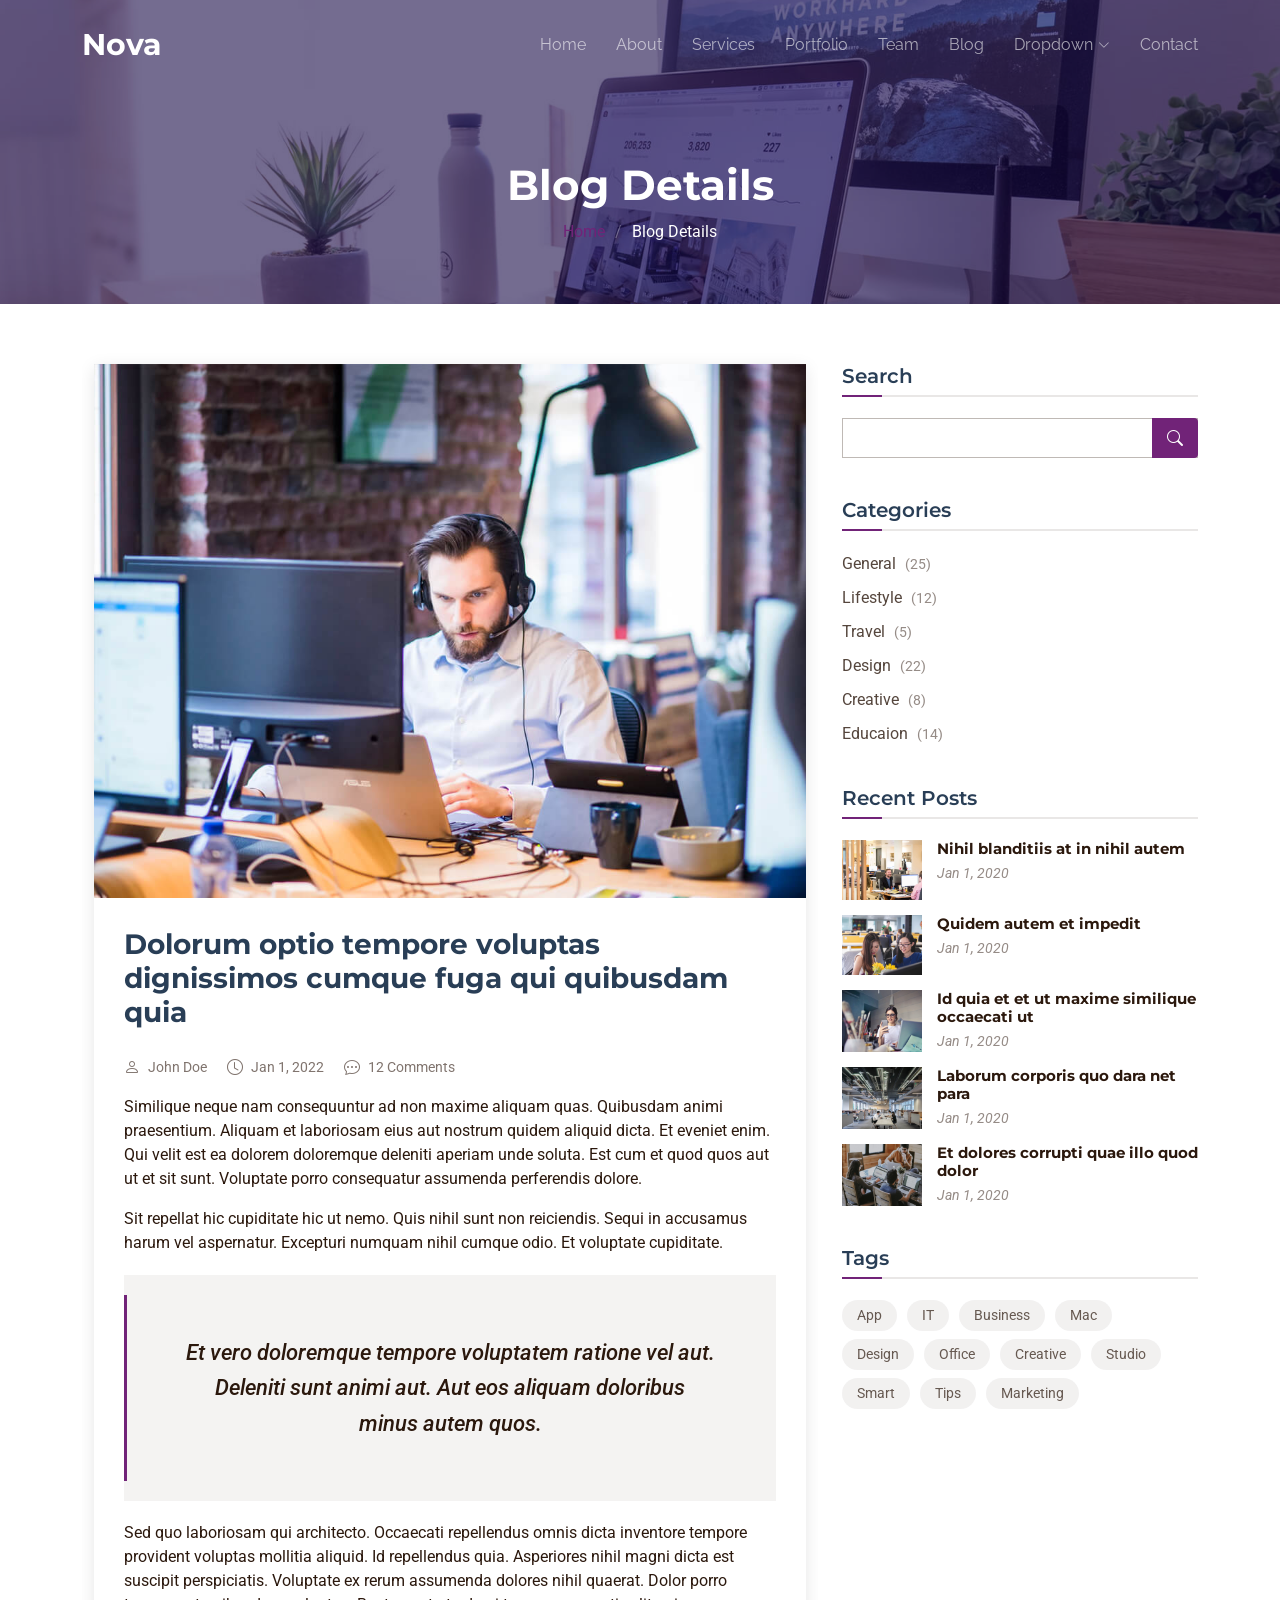
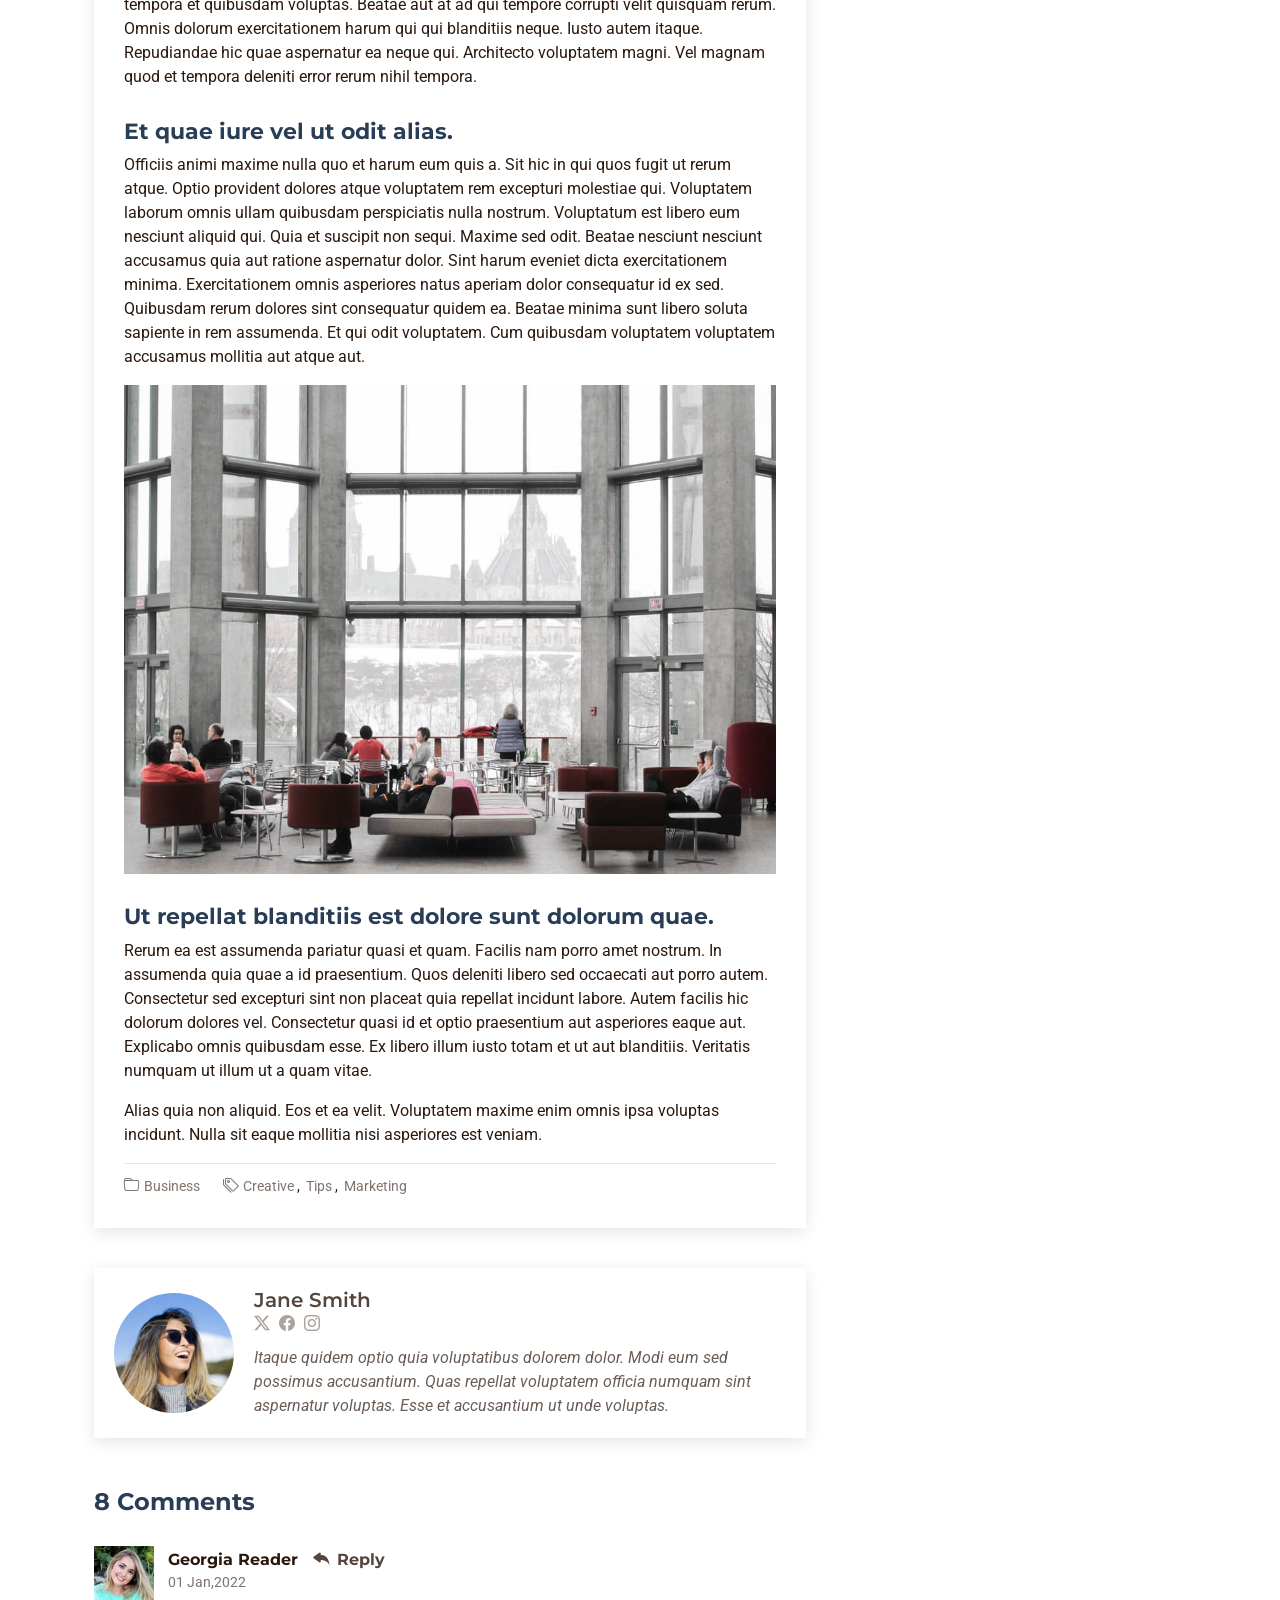
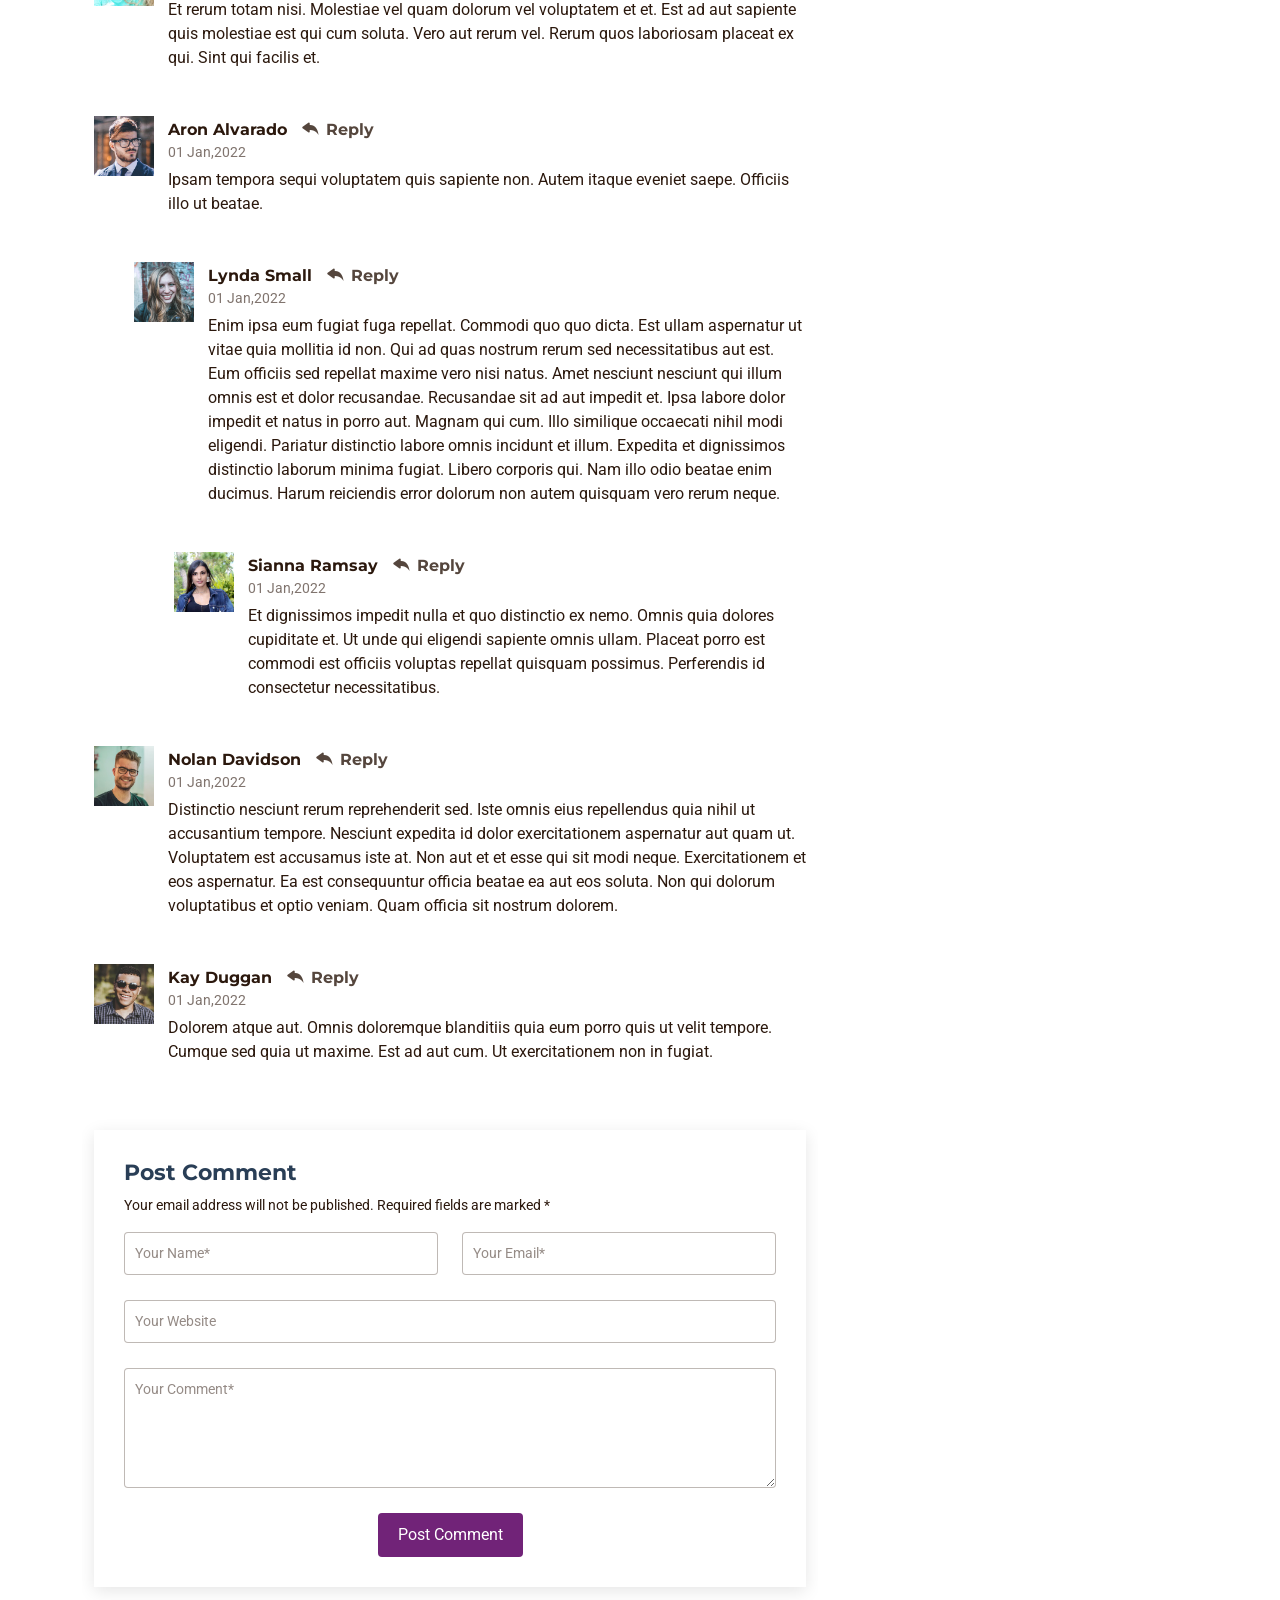
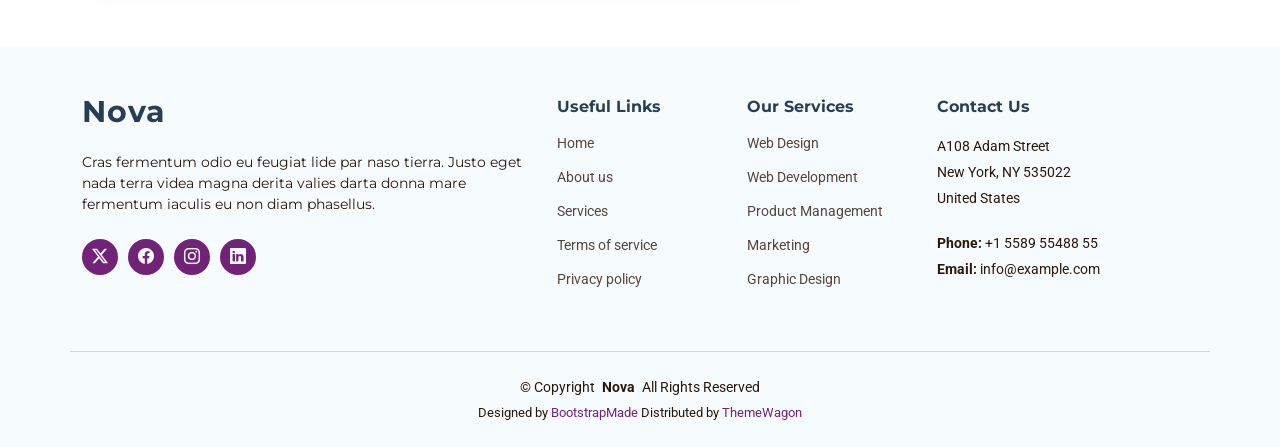
<file: blog-details.html>
<!DOCTYPE html>
<html lang="en">

<head>
  <meta charset="utf-8">
  <meta content="width=device-width, initial-scale=1.0" name="viewport">
  <title>Blog Details - Nova Bootstrap Template</title>
  <meta name="description" content="">
  <meta name="keywords" content="">

  <!-- Favicons -->
  <link href="assets/img/favicon.png" rel="icon">
  <link href="assets/img/apple-touch-icon.png" rel="apple-touch-icon">

  <!-- Fonts -->
  <link href="https://fonts.googleapis.com" rel="preconnect">
  <link href="https://fonts.gstatic.com" rel="preconnect" crossorigin>
  <link href="https://fonts.googleapis.com/css2?family=Roboto:ital,wght@0,100;0,300;0,400;0,500;0,700;0,900;1,100;1,300;1,400;1,500;1,700;1,900&family=Montserrat:ital,wght@0,100;0,200;0,300;0,400;0,500;0,600;0,700;0,800;0,900;1,100;1,200;1,300;1,400;1,500;1,600;1,700;1,800;1,900&family=Raleway:ital,wght@0,100;0,200;0,300;0,400;0,500;0,600;0,700;0,800;0,900;1,100;1,200;1,300;1,400;1,500;1,600;1,700;1,800;1,900&display=swap" rel="stylesheet">

  <!-- Vendor CSS Files -->
  <link href="assets/vendor/bootstrap/css/bootstrap.min.css" rel="stylesheet">
  <link href="assets/vendor/bootstrap-icons/bootstrap-icons.css" rel="stylesheet">
  <link href="assets/vendor/aos/aos.css" rel="stylesheet">
  <link href="assets/vendor/glightbox/css/glightbox.min.css" rel="stylesheet">
  <link href="assets/vendor/swiper/swiper-bundle.min.css" rel="stylesheet">

  <!-- Main CSS File -->
  <link href="assets/css/main.css" rel="stylesheet">

  <!-- =======================================================
  * Template Name: Nova
  * Template URL: https://bootstrapmade.com/nova-bootstrap-business-template/
  * Updated: Aug 07 2024 with Bootstrap v5.3.3
  * Author: BootstrapMade.com
  * License: https://bootstrapmade.com/license/
  ======================================================== -->
</head>

<body class="blog-details-page">

  <header id="header" class="header d-flex align-items-center fixed-top">
    <div class="container-fluid container-xl position-relative d-flex align-items-center justify-content-between">

      <a href="index.html" class="logo d-flex align-items-center">
        <!-- Uncomment the line below if you also wish to use an image logo -->
        <!-- <img src="assets/img/logo.png" alt=""> -->
        <h1 class="sitename">Nova</h1>
      </a>

      <nav id="navmenu" class="navmenu">
        <ul>
          <li><a href="index.html">Home<br></a></li>
          <li><a href="about.html">About</a></li>
          <li><a href="services.html">Services</a></li>
          <li><a href="portfolio.html">Portfolio</a></li>
          <li><a href="team.html">Team</a></li>
          <li><a href="blog.html">Blog</a></li>
          <li class="dropdown"><a href="#"><span>Dropdown</span> <i class="bi bi-chevron-down toggle-dropdown"></i></a>
            <ul>
              <li><a href="#">Dropdown 1</a></li>
              <li class="dropdown"><a href="#"><span>Deep Dropdown</span> <i class="bi bi-chevron-down toggle-dropdown"></i></a>
                <ul>
                  <li><a href="#">Deep Dropdown 1</a></li>
                  <li><a href="#">Deep Dropdown 2</a></li>
                  <li><a href="#">Deep Dropdown 3</a></li>
                  <li><a href="#">Deep Dropdown 4</a></li>
                  <li><a href="#">Deep Dropdown 5</a></li>
                </ul>
              </li>
              <li><a href="#">Dropdown 2</a></li>
              <li><a href="#">Dropdown 3</a></li>
              <li><a href="#">Dropdown 4</a></li>
            </ul>
          </li>
          <li><a href="contact.html">Contact</a></li>
        </ul>
        <i class="mobile-nav-toggle d-xl-none bi bi-list"></i>
      </nav>

    </div>
  </header>

  <main class="main">

    <!-- Page Title -->
    <div class="page-title dark-background" data-aos="fade" style="background-image: url(assets/img/blog-page-title-bg.jpg);">
      <div class="container">
        <h1>Blog Details</h1>
        <nav class="breadcrumbs">
          <ol>
            <li><a href="index.html">Home</a></li>
            <li class="current">Blog Details</li>
          </ol>
        </nav>
      </div>
    </div><!-- End Page Title -->

    <div class="container">
      <div class="row">

        <div class="col-lg-8">

          <!-- Blog Details Section -->
          <section id="blog-details" class="blog-details section">
            <div class="container">

              <article class="article">

                <div class="post-img">
                  <img src="assets/img/blog/blog-1.jpg" alt="" class="img-fluid">
                </div>

                <h2 class="title">Dolorum optio tempore voluptas dignissimos cumque fuga qui quibusdam quia</h2>

                <div class="meta-top">
                  <ul>
                    <li class="d-flex align-items-center"><i class="bi bi-person"></i> <a href="blog-details.html">John Doe</a></li>
                    <li class="d-flex align-items-center"><i class="bi bi-clock"></i> <a href="blog-details.html"><time datetime="2020-01-01">Jan 1, 2022</time></a></li>
                    <li class="d-flex align-items-center"><i class="bi bi-chat-dots"></i> <a href="blog-details.html">12 Comments</a></li>
                  </ul>
                </div><!-- End meta top -->

                <div class="content">
                  <p>
                    Similique neque nam consequuntur ad non maxime aliquam quas. Quibusdam animi praesentium. Aliquam et laboriosam eius aut nostrum quidem aliquid dicta.
                    Et eveniet enim. Qui velit est ea dolorem doloremque deleniti aperiam unde soluta. Est cum et quod quos aut ut et sit sunt. Voluptate porro consequatur assumenda perferendis dolore.
                  </p>

                  <p>
                    Sit repellat hic cupiditate hic ut nemo. Quis nihil sunt non reiciendis. Sequi in accusamus harum vel aspernatur. Excepturi numquam nihil cumque odio. Et voluptate cupiditate.
                  </p>

                  <blockquote>
                    <p>
                      Et vero doloremque tempore voluptatem ratione vel aut. Deleniti sunt animi aut. Aut eos aliquam doloribus minus autem quos.
                    </p>
                  </blockquote>

                  <p>
                    Sed quo laboriosam qui architecto. Occaecati repellendus omnis dicta inventore tempore provident voluptas mollitia aliquid. Id repellendus quia. Asperiores nihil magni dicta est suscipit perspiciatis. Voluptate ex rerum assumenda dolores nihil quaerat.
                    Dolor porro tempora et quibusdam voluptas. Beatae aut at ad qui tempore corrupti velit quisquam rerum. Omnis dolorum exercitationem harum qui qui blanditiis neque.
                    Iusto autem itaque. Repudiandae hic quae aspernatur ea neque qui. Architecto voluptatem magni. Vel magnam quod et tempora deleniti error rerum nihil tempora.
                  </p>

                  <h3>Et quae iure vel ut odit alias.</h3>
                  <p>
                    Officiis animi maxime nulla quo et harum eum quis a. Sit hic in qui quos fugit ut rerum atque. Optio provident dolores atque voluptatem rem excepturi molestiae qui. Voluptatem laborum omnis ullam quibusdam perspiciatis nulla nostrum. Voluptatum est libero eum nesciunt aliquid qui.
                    Quia et suscipit non sequi. Maxime sed odit. Beatae nesciunt nesciunt accusamus quia aut ratione aspernatur dolor. Sint harum eveniet dicta exercitationem minima. Exercitationem omnis asperiores natus aperiam dolor consequatur id ex sed. Quibusdam rerum dolores sint consequatur quidem ea.
                    Beatae minima sunt libero soluta sapiente in rem assumenda. Et qui odit voluptatem. Cum quibusdam voluptatem voluptatem accusamus mollitia aut atque aut.
                  </p>
                  <img src="assets/img/blog/blog-inside-post.jpg" class="img-fluid" alt="">

                  <h3>Ut repellat blanditiis est dolore sunt dolorum quae.</h3>
                  <p>
                    Rerum ea est assumenda pariatur quasi et quam. Facilis nam porro amet nostrum. In assumenda quia quae a id praesentium. Quos deleniti libero sed occaecati aut porro autem. Consectetur sed excepturi sint non placeat quia repellat incidunt labore. Autem facilis hic dolorum dolores vel.
                    Consectetur quasi id et optio praesentium aut asperiores eaque aut. Explicabo omnis quibusdam esse. Ex libero illum iusto totam et ut aut blanditiis. Veritatis numquam ut illum ut a quam vitae.
                  </p>
                  <p>
                    Alias quia non aliquid. Eos et ea velit. Voluptatem maxime enim omnis ipsa voluptas incidunt. Nulla sit eaque mollitia nisi asperiores est veniam.
                  </p>

                </div><!-- End post content -->

                <div class="meta-bottom">
                  <i class="bi bi-folder"></i>
                  <ul class="cats">
                    <li><a href="#">Business</a></li>
                  </ul>

                  <i class="bi bi-tags"></i>
                  <ul class="tags">
                    <li><a href="#">Creative</a></li>
                    <li><a href="#">Tips</a></li>
                    <li><a href="#">Marketing</a></li>
                  </ul>
                </div><!-- End meta bottom -->

              </article>

            </div>
          </section><!-- /Blog Details Section -->

          <!-- Blog Author Section -->
          <section id="blog-author" class="blog-author section">

            <div class="container">
              <div class="author-container d-flex align-items-center">
                <img src="assets/img/blog/blog-author.jpg" class="rounded-circle flex-shrink-0" alt="">
                <div>
                  <h4>Jane Smith</h4>
                  <div class="social-links">
                    <a href="https://x.com/#"><i class="bi bi-twitter-x"></i></a>
                    <a href="https://facebook.com/#"><i class="bi bi-facebook"></i></a>
                    <a href="https://instagram.com/#"><i class="biu bi-instagram"></i></a>
                  </div>
                  <p>
                    Itaque quidem optio quia voluptatibus dolorem dolor. Modi eum sed possimus accusantium. Quas repellat voluptatem officia numquam sint aspernatur voluptas. Esse et accusantium ut unde voluptas.
                  </p>
                </div>
              </div>
            </div>

          </section><!-- /Blog Author Section -->

          <!-- Blog Comments Section -->
          <section id="blog-comments" class="blog-comments section">

            <div class="container">

              <h4 class="comments-count">8 Comments</h4>

              <div id="comment-1" class="comment">
                <div class="d-flex">
                  <div class="comment-img"><img src="assets/img/blog/comments-1.jpg" alt=""></div>
                  <div>
                    <h5><a href="">Georgia Reader</a> <a href="#" class="reply"><i class="bi bi-reply-fill"></i> Reply</a></h5>
                    <time datetime="2020-01-01">01 Jan,2022</time>
                    <p>
                      Et rerum totam nisi. Molestiae vel quam dolorum vel voluptatem et et. Est ad aut sapiente quis molestiae est qui cum soluta.
                      Vero aut rerum vel. Rerum quos laboriosam placeat ex qui. Sint qui facilis et.
                    </p>
                  </div>
                </div>
              </div><!-- End comment #1 -->

              <div id="comment-2" class="comment">
                <div class="d-flex">
                  <div class="comment-img"><img src="assets/img/blog/comments-2.jpg" alt=""></div>
                  <div>
                    <h5><a href="">Aron Alvarado</a> <a href="#" class="reply"><i class="bi bi-reply-fill"></i> Reply</a></h5>
                    <time datetime="2020-01-01">01 Jan,2022</time>
                    <p>
                      Ipsam tempora sequi voluptatem quis sapiente non. Autem itaque eveniet saepe. Officiis illo ut beatae.
                    </p>
                  </div>
                </div>

                <div id="comment-reply-1" class="comment comment-reply">
                  <div class="d-flex">
                    <div class="comment-img"><img src="assets/img/blog/comments-3.jpg" alt=""></div>
                    <div>
                      <h5><a href="">Lynda Small</a> <a href="#" class="reply"><i class="bi bi-reply-fill"></i> Reply</a></h5>
                      <time datetime="2020-01-01">01 Jan,2022</time>
                      <p>
                        Enim ipsa eum fugiat fuga repellat. Commodi quo quo dicta. Est ullam aspernatur ut vitae quia mollitia id non. Qui ad quas nostrum rerum sed necessitatibus aut est. Eum officiis sed repellat maxime vero nisi natus. Amet nesciunt nesciunt qui illum omnis est et dolor recusandae.

                        Recusandae sit ad aut impedit et. Ipsa labore dolor impedit et natus in porro aut. Magnam qui cum. Illo similique occaecati nihil modi eligendi. Pariatur distinctio labore omnis incidunt et illum. Expedita et dignissimos distinctio laborum minima fugiat.

                        Libero corporis qui. Nam illo odio beatae enim ducimus. Harum reiciendis error dolorum non autem quisquam vero rerum neque.
                      </p>
                    </div>
                  </div>

                  <div id="comment-reply-2" class="comment comment-reply">
                    <div class="d-flex">
                      <div class="comment-img"><img src="assets/img/blog/comments-4.jpg" alt=""></div>
                      <div>
                        <h5><a href="">Sianna Ramsay</a> <a href="#" class="reply"><i class="bi bi-reply-fill"></i> Reply</a></h5>
                        <time datetime="2020-01-01">01 Jan,2022</time>
                        <p>
                          Et dignissimos impedit nulla et quo distinctio ex nemo. Omnis quia dolores cupiditate et. Ut unde qui eligendi sapiente omnis ullam. Placeat porro est commodi est officiis voluptas repellat quisquam possimus. Perferendis id consectetur necessitatibus.
                        </p>
                      </div>
                    </div>

                  </div><!-- End comment reply #2-->

                </div><!-- End comment reply #1-->

              </div><!-- End comment #2-->

              <div id="comment-3" class="comment">
                <div class="d-flex">
                  <div class="comment-img"><img src="assets/img/blog/comments-5.jpg" alt=""></div>
                  <div>
                    <h5><a href="">Nolan Davidson</a> <a href="#" class="reply"><i class="bi bi-reply-fill"></i> Reply</a></h5>
                    <time datetime="2020-01-01">01 Jan,2022</time>
                    <p>
                      Distinctio nesciunt rerum reprehenderit sed. Iste omnis eius repellendus quia nihil ut accusantium tempore. Nesciunt expedita id dolor exercitationem aspernatur aut quam ut. Voluptatem est accusamus iste at.
                      Non aut et et esse qui sit modi neque. Exercitationem et eos aspernatur. Ea est consequuntur officia beatae ea aut eos soluta. Non qui dolorum voluptatibus et optio veniam. Quam officia sit nostrum dolorem.
                    </p>
                  </div>
                </div>

              </div><!-- End comment #3 -->

              <div id="comment-4" class="comment">
                <div class="d-flex">
                  <div class="comment-img"><img src="assets/img/blog/comments-6.jpg" alt=""></div>
                  <div>
                    <h5><a href="">Kay Duggan</a> <a href="#" class="reply"><i class="bi bi-reply-fill"></i> Reply</a></h5>
                    <time datetime="2020-01-01">01 Jan,2022</time>
                    <p>
                      Dolorem atque aut. Omnis doloremque blanditiis quia eum porro quis ut velit tempore. Cumque sed quia ut maxime. Est ad aut cum. Ut exercitationem non in fugiat.
                    </p>
                  </div>
                </div>

              </div><!-- End comment #4 -->

            </div>

          </section><!-- /Blog Comments Section -->

          <!-- Comment Form Section -->
          <section id="comment-form" class="comment-form section">
            <div class="container">

              <form action="">

                <h4>Post Comment</h4>
                <p>Your email address will not be published. Required fields are marked * </p>
                <div class="row">
                  <div class="col-md-6 form-group">
                    <input name="name" type="text" class="form-control" placeholder="Your Name*">
                  </div>
                  <div class="col-md-6 form-group">
                    <input name="email" type="text" class="form-control" placeholder="Your Email*">
                  </div>
                </div>
                <div class="row">
                  <div class="col form-group">
                    <input name="website" type="text" class="form-control" placeholder="Your Website">
                  </div>
                </div>
                <div class="row">
                  <div class="col form-group">
                    <textarea name="comment" class="form-control" placeholder="Your Comment*"></textarea>
                  </div>
                </div>

                <div class="text-center">
                  <button type="submit" class="btn btn-primary">Post Comment</button>
                </div>

              </form>

            </div>
          </section><!-- /Comment Form Section -->

        </div>

        <div class="col-lg-4 sidebar">

          <div class="widgets-container">

            <!-- Search Widget -->
            <div class="search-widget widget-item">

              <h3 class="widget-title">Search</h3>
              <form action="">
                <input type="text">
                <button type="submit" title="Search"><i class="bi bi-search"></i></button>
              </form>

            </div><!--/Search Widget -->

            <!-- Categories Widget -->
            <div class="categories-widget widget-item">

              <h3 class="widget-title">Categories</h3>
              <ul class="mt-3">
                <li><a href="#">General <span>(25)</span></a></li>
                <li><a href="#">Lifestyle <span>(12)</span></a></li>
                <li><a href="#">Travel <span>(5)</span></a></li>
                <li><a href="#">Design <span>(22)</span></a></li>
                <li><a href="#">Creative <span>(8)</span></a></li>
                <li><a href="#">Educaion <span>(14)</span></a></li>
              </ul>

            </div><!--/Categories Widget -->

            <!-- Recent Posts Widget -->
            <div class="recent-posts-widget widget-item">

              <h3 class="widget-title">Recent Posts</h3>

              <div class="post-item">
                <img src="assets/img/blog/blog-recent-1.jpg" alt="" class="flex-shrink-0">
                <div>
                  <h4><a href="blog-details.html">Nihil blanditiis at in nihil autem</a></h4>
                  <time datetime="2020-01-01">Jan 1, 2020</time>
                </div>
              </div><!-- End recent post item-->

              <div class="post-item">
                <img src="assets/img/blog/blog-recent-2.jpg" alt="" class="flex-shrink-0">
                <div>
                  <h4><a href="blog-details.html">Quidem autem et impedit</a></h4>
                  <time datetime="2020-01-01">Jan 1, 2020</time>
                </div>
              </div><!-- End recent post item-->

              <div class="post-item">
                <img src="assets/img/blog/blog-recent-3.jpg" alt="" class="flex-shrink-0">
                <div>
                  <h4><a href="blog-details.html">Id quia et et ut maxime similique occaecati ut</a></h4>
                  <time datetime="2020-01-01">Jan 1, 2020</time>
                </div>
              </div><!-- End recent post item-->

              <div class="post-item">
                <img src="assets/img/blog/blog-recent-4.jpg" alt="" class="flex-shrink-0">
                <div>
                  <h4><a href="blog-details.html">Laborum corporis quo dara net para</a></h4>
                  <time datetime="2020-01-01">Jan 1, 2020</time>
                </div>
              </div><!-- End recent post item-->

              <div class="post-item">
                <img src="assets/img/blog/blog-recent-5.jpg" alt="" class="flex-shrink-0">
                <div>
                  <h4><a href="blog-details.html">Et dolores corrupti quae illo quod dolor</a></h4>
                  <time datetime="2020-01-01">Jan 1, 2020</time>
                </div>
              </div><!-- End recent post item-->

            </div><!--/Recent Posts Widget -->

            <!-- Tags Widget -->
            <div class="tags-widget widget-item">

              <h3 class="widget-title">Tags</h3>
              <ul>
                <li><a href="#">App</a></li>
                <li><a href="#">IT</a></li>
                <li><a href="#">Business</a></li>
                <li><a href="#">Mac</a></li>
                <li><a href="#">Design</a></li>
                <li><a href="#">Office</a></li>
                <li><a href="#">Creative</a></li>
                <li><a href="#">Studio</a></li>
                <li><a href="#">Smart</a></li>
                <li><a href="#">Tips</a></li>
                <li><a href="#">Marketing</a></li>
              </ul>

            </div><!--/Tags Widget -->

          </div>

        </div>

      </div>
    </div>

  </main>

  <footer id="footer" class="footer light-background">

    <div class="footer-top">
      <div class="container">
        <div class="row gy-4">
          <div class="col-lg-5 col-md-12 footer-about">
            <a href="index.html" class="logo d-flex align-items-center">
              <span class="sitename">Nova</span>
            </a>
            <p>Cras fermentum odio eu feugiat lide par naso tierra. Justo eget nada terra videa magna derita valies darta donna mare fermentum iaculis eu non diam phasellus.</p>
            <div class="social-links d-flex mt-4">
              <a href=""><i class="bi bi-twitter-x"></i></a>
              <a href=""><i class="bi bi-facebook"></i></a>
              <a href=""><i class="bi bi-instagram"></i></a>
              <a href=""><i class="bi bi-linkedin"></i></a>
            </div>
          </div>

          <div class="col-lg-2 col-6 footer-links">
            <h4>Useful Links</h4>
            <ul>
              <li><a href="#">Home</a></li>
              <li><a href="#">About us</a></li>
              <li><a href="#">Services</a></li>
              <li><a href="#">Terms of service</a></li>
              <li><a href="#">Privacy policy</a></li>
            </ul>
          </div>

          <div class="col-lg-2 col-6 footer-links">
            <h4>Our Services</h4>
            <ul>
              <li><a href="#">Web Design</a></li>
              <li><a href="#">Web Development</a></li>
              <li><a href="#">Product Management</a></li>
              <li><a href="#">Marketing</a></li>
              <li><a href="#">Graphic Design</a></li>
            </ul>
          </div>

          <div class="col-lg-3 col-md-12 footer-contact text-center text-md-start">
            <h4>Contact Us</h4>
            <p>A108 Adam Street</p>
            <p>New York, NY 535022</p>
            <p>United States</p>
            <p class="mt-4"><strong>Phone:</strong> <span>+1 5589 55488 55</span></p>
            <p><strong>Email:</strong> <span>info@example.com</span></p>
          </div>

        </div>
      </div>
    </div>

    <div class="container copyright text-center">
      <p>© <span>Copyright</span> <strong class="px-1 sitename">Nova</strong> <span>All Rights Reserved</span></p>
      <div class="credits">
        <!-- All the links in the footer should remain intact. -->
        <!-- You can delete the links only if you've purchased the pro version. -->
        <!-- Licensing information: https://bootstrapmade.com/license/ -->
        <!-- Purchase the pro version with working PHP/AJAX contact form: [buy-url] -->
        Designed by <a href="https://bootstrapmade.com/">BootstrapMade</a> Distributed by <a href="https://themewagon.com">ThemeWagon</a>
      </div>
    </div>

  </footer>

  <!-- Scroll Top -->
  <a href="#" id="scroll-top" class="scroll-top d-flex align-items-center justify-content-center"><i class="bi bi-arrow-up-short"></i></a>

  <!-- Preloader -->
  <div id="preloader"></div>

  <!-- Vendor JS Files -->
  <script src="assets/vendor/bootstrap/js/bootstrap.bundle.min.js"></script>
  <script src="assets/vendor/php-email-form/validate.js"></script>
  <script src="assets/vendor/aos/aos.js"></script>
  <script src="assets/vendor/glightbox/js/glightbox.min.js"></script>
  <script src="assets/vendor/swiper/swiper-bundle.min.js"></script>
  <script src="assets/vendor/imagesloaded/imagesloaded.pkgd.min.js"></script>
  <script src="assets/vendor/isotope-layout/isotope.pkgd.min.js"></script>

  <!-- Main JS File -->
  <script src="assets/js/main.js"></script>

</body>

</html>
</file>
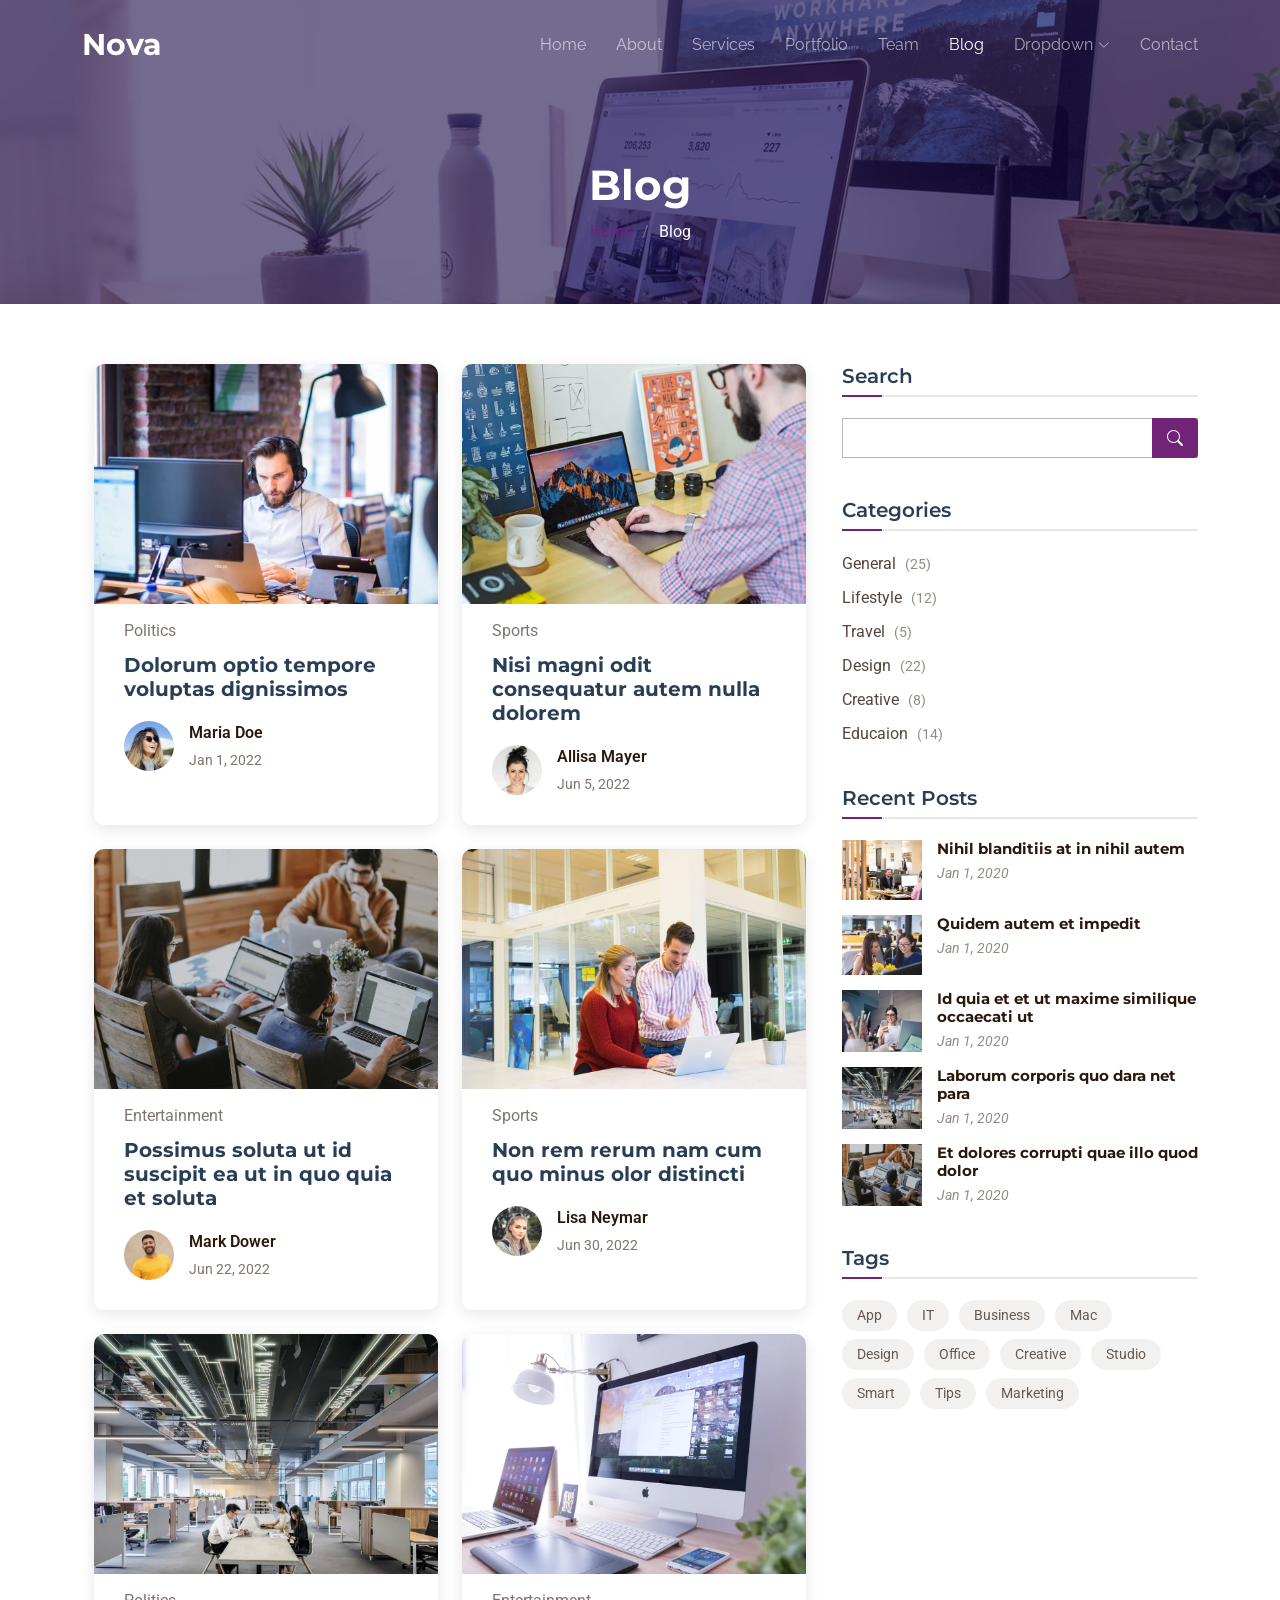
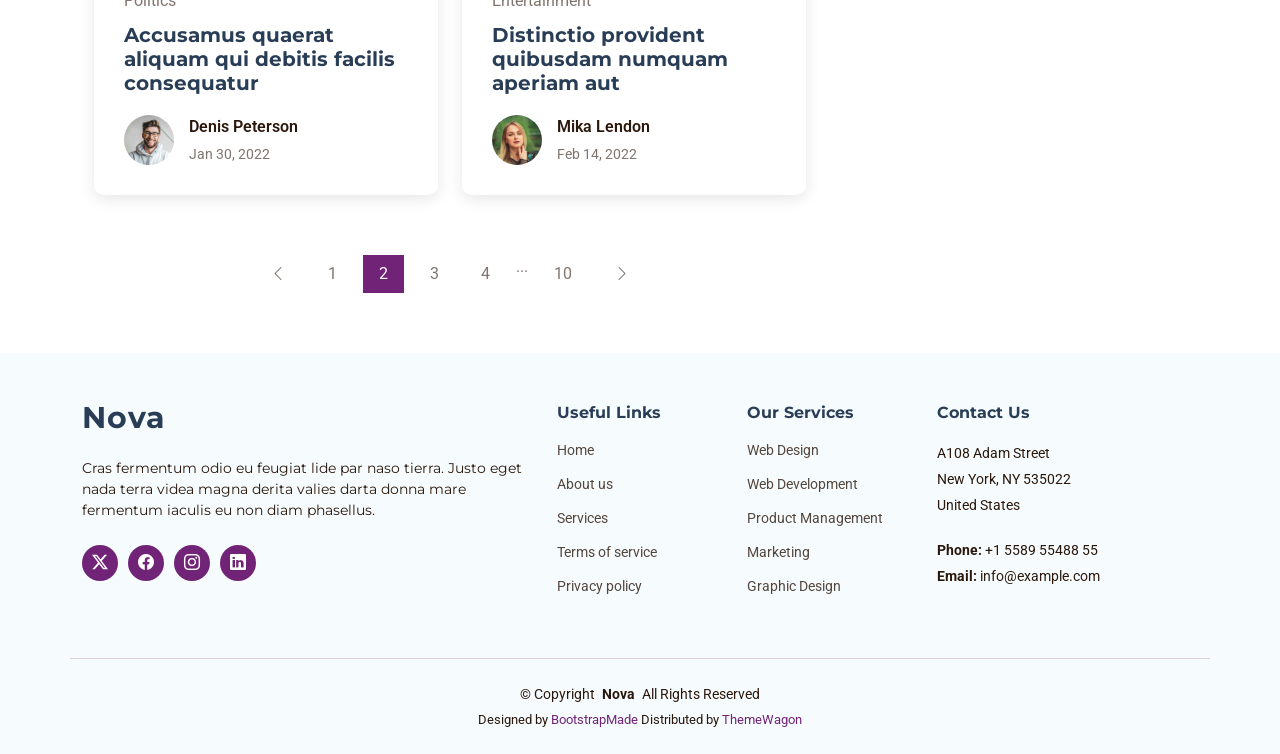
<file: blog.html>
<!DOCTYPE html>
<html lang="en">

<head>
  <meta charset="utf-8">
  <meta content="width=device-width, initial-scale=1.0" name="viewport">
  <title>Blog - Nova Bootstrap Template</title>
  <meta name="description" content="">
  <meta name="keywords" content="">

  <!-- Favicons -->
  <link href="assets/img/favicon.png" rel="icon">
  <link href="assets/img/apple-touch-icon.png" rel="apple-touch-icon">

  <!-- Fonts -->
  <link href="https://fonts.googleapis.com" rel="preconnect">
  <link href="https://fonts.gstatic.com" rel="preconnect" crossorigin>
  <link href="https://fonts.googleapis.com/css2?family=Roboto:ital,wght@0,100;0,300;0,400;0,500;0,700;0,900;1,100;1,300;1,400;1,500;1,700;1,900&family=Montserrat:ital,wght@0,100;0,200;0,300;0,400;0,500;0,600;0,700;0,800;0,900;1,100;1,200;1,300;1,400;1,500;1,600;1,700;1,800;1,900&family=Raleway:ital,wght@0,100;0,200;0,300;0,400;0,500;0,600;0,700;0,800;0,900;1,100;1,200;1,300;1,400;1,500;1,600;1,700;1,800;1,900&display=swap" rel="stylesheet">

  <!-- Vendor CSS Files -->
  <link href="assets/vendor/bootstrap/css/bootstrap.min.css" rel="stylesheet">
  <link href="assets/vendor/bootstrap-icons/bootstrap-icons.css" rel="stylesheet">
  <link href="assets/vendor/aos/aos.css" rel="stylesheet">
  <link href="assets/vendor/glightbox/css/glightbox.min.css" rel="stylesheet">
  <link href="assets/vendor/swiper/swiper-bundle.min.css" rel="stylesheet">

  <!-- Main CSS File -->
  <link href="assets/css/main.css" rel="stylesheet">

  <!-- =======================================================
  * Template Name: Nova
  * Template URL: https://bootstrapmade.com/nova-bootstrap-business-template/
  * Updated: Aug 07 2024 with Bootstrap v5.3.3
  * Author: BootstrapMade.com
  * License: https://bootstrapmade.com/license/
  ======================================================== -->
</head>

<body class="blog-page">

  <header id="header" class="header d-flex align-items-center fixed-top">
    <div class="container-fluid container-xl position-relative d-flex align-items-center justify-content-between">

      <a href="index.html" class="logo d-flex align-items-center">
        <!-- Uncomment the line below if you also wish to use an image logo -->
        <!-- <img src="assets/img/logo.png" alt=""> -->
        <h1 class="sitename">Nova</h1>
      </a>

      <nav id="navmenu" class="navmenu">
        <ul>
          <li><a href="index.html">Home<br></a></li>
          <li><a href="about.html">About</a></li>
          <li><a href="services.html">Services</a></li>
          <li><a href="portfolio.html">Portfolio</a></li>
          <li><a href="team.html">Team</a></li>
          <li><a href="blog.html" class="active">Blog</a></li>
          <li class="dropdown"><a href="#"><span>Dropdown</span> <i class="bi bi-chevron-down toggle-dropdown"></i></a>
            <ul>
              <li><a href="#">Dropdown 1</a></li>
              <li class="dropdown"><a href="#"><span>Deep Dropdown</span> <i class="bi bi-chevron-down toggle-dropdown"></i></a>
                <ul>
                  <li><a href="#">Deep Dropdown 1</a></li>
                  <li><a href="#">Deep Dropdown 2</a></li>
                  <li><a href="#">Deep Dropdown 3</a></li>
                  <li><a href="#">Deep Dropdown 4</a></li>
                  <li><a href="#">Deep Dropdown 5</a></li>
                </ul>
              </li>
              <li><a href="#">Dropdown 2</a></li>
              <li><a href="#">Dropdown 3</a></li>
              <li><a href="#">Dropdown 4</a></li>
            </ul>
          </li>
          <li><a href="contact.html">Contact</a></li>
        </ul>
        <i class="mobile-nav-toggle d-xl-none bi bi-list"></i>
      </nav>

    </div>
  </header>

  <main class="main">

    <!-- Page Title -->
    <div class="page-title dark-background" data-aos="fade" style="background-image: url(assets/img/blog-page-title-bg.jpg);">
      <div class="container">
        <h1>Blog</h1>
        <nav class="breadcrumbs">
          <ol>
            <li><a href="index.html">Home</a></li>
            <li class="current">Blog</li>
          </ol>
        </nav>
      </div>
    </div><!-- End Page Title -->

    <div class="container">
      <div class="row">

        <div class="col-lg-8">

          <!-- Blog Posts Section -->
          <section id="blog-posts" class="blog-posts section">

            <div class="container">
              <div class="row gy-4">

                <div class="col-lg-6">
                  <article>

                    <div class="post-img">
                      <img src="assets/img/blog/blog-1.jpg" alt="" class="img-fluid">
                    </div>

                    <p class="post-category">Politics</p>

                    <h2 class="title">
                      <a href="blog-details.html">Dolorum optio tempore voluptas dignissimos</a>
                    </h2>

                    <div class="d-flex align-items-center">
                      <img src="assets/img/blog/blog-author.jpg" alt="" class="img-fluid post-author-img flex-shrink-0">
                      <div class="post-meta">
                        <p class="post-author">Maria Doe</p>
                        <p class="post-date">
                          <time datetime="2022-01-01">Jan 1, 2022</time>
                        </p>
                      </div>
                    </div>

                  </article>
                </div><!-- End post list item -->

                <div class="col-lg-6">
                  <article>

                    <div class="post-img">
                      <img src="assets/img/blog/blog-2.jpg" alt="" class="img-fluid">
                    </div>

                    <p class="post-category">Sports</p>

                    <h2 class="title">
                      <a href="blog-details.html">Nisi magni odit consequatur autem nulla dolorem</a>
                    </h2>

                    <div class="d-flex align-items-center">
                      <img src="assets/img/blog/blog-author-2.jpg" alt="" class="img-fluid post-author-img flex-shrink-0">
                      <div class="post-meta">
                        <p class="post-author">Allisa Mayer</p>
                        <p class="post-date">
                          <time datetime="2022-01-01">Jun 5, 2022</time>
                        </p>
                      </div>
                    </div>

                  </article>
                </div><!-- End post list item -->

                <div class="col-lg-6">
                  <article>

                    <div class="post-img">
                      <img src="assets/img/blog/blog-3.jpg" alt="" class="img-fluid">
                    </div>

                    <p class="post-category">Entertainment</p>

                    <h2 class="title">
                      <a href="blog-details.html">Possimus soluta ut id suscipit ea ut in quo quia et soluta</a>
                    </h2>

                    <div class="d-flex align-items-center">
                      <img src="assets/img/blog/blog-author-3.jpg" alt="" class="img-fluid post-author-img flex-shrink-0">
                      <div class="post-meta">
                        <p class="post-author">Mark Dower</p>
                        <p class="post-date">
                          <time datetime="2022-01-01">Jun 22, 2022</time>
                        </p>
                      </div>
                    </div>

                  </article>
                </div><!-- End post list item -->

                <div class="col-lg-6">
                  <article>

                    <div class="post-img">
                      <img src="assets/img/blog/blog-4.jpg" alt="" class="img-fluid">
                    </div>

                    <p class="post-category">Sports</p>

                    <h2 class="title">
                      <a href="blog-details.html">Non rem rerum nam cum quo minus olor distincti</a>
                    </h2>

                    <div class="d-flex align-items-center">
                      <img src="assets/img/blog/blog-author-4.jpg" alt="" class="img-fluid post-author-img flex-shrink-0">
                      <div class="post-meta">
                        <p class="post-author">Lisa Neymar</p>
                        <p class="post-date">
                          <time datetime="2022-01-01">Jun 30, 2022</time>
                        </p>
                      </div>
                    </div>

                  </article>
                </div><!-- End post list item -->

                <div class="col-lg-6">
                  <article>

                    <div class="post-img">
                      <img src="assets/img/blog/blog-5.jpg" alt="" class="img-fluid">
                    </div>

                    <p class="post-category">Politics</p>

                    <h2 class="title">
                      <a href="blog-details.html">Accusamus quaerat aliquam qui debitis facilis consequatur</a>
                    </h2>

                    <div class="d-flex align-items-center">
                      <img src="assets/img/blog/blog-author-5.jpg" alt="" class="img-fluid post-author-img flex-shrink-0">
                      <div class="post-meta">
                        <p class="post-author">Denis Peterson</p>
                        <p class="post-date">
                          <time datetime="2022-01-01">Jan 30, 2022</time>
                        </p>
                      </div>
                    </div>

                  </article>
                </div><!-- End post list item -->

                <div class="col-lg-6">
                  <article>

                    <div class="post-img">
                      <img src="assets/img/blog/blog-6.jpg" alt="" class="img-fluid">
                    </div>

                    <p class="post-category">Entertainment</p>

                    <h2 class="title">
                      <a href="blog-details.html">Distinctio provident quibusdam numquam aperiam aut</a>
                    </h2>

                    <div class="d-flex align-items-center">
                      <img src="assets/img/blog/blog-author-6.jpg" alt="" class="img-fluid post-author-img flex-shrink-0">
                      <div class="post-meta">
                        <p class="post-author">Mika Lendon</p>
                        <p class="post-date">
                          <time datetime="2022-01-01">Feb 14, 2022</time>
                        </p>
                      </div>
                    </div>

                  </article>
                </div><!-- End post list item -->

              </div>
            </div>

          </section><!-- /Blog Posts Section -->

          <!-- Blog Pagination Section -->
          <section id="blog-pagination" class="blog-pagination section">

            <div class="container">
              <div class="d-flex justify-content-center">
                <ul>
                  <li><a href="#"><i class="bi bi-chevron-left"></i></a></li>
                  <li><a href="#">1</a></li>
                  <li><a href="#" class="active">2</a></li>
                  <li><a href="#">3</a></li>
                  <li><a href="#">4</a></li>
                  <li>...</li>
                  <li><a href="#">10</a></li>
                  <li><a href="#"><i class="bi bi-chevron-right"></i></a></li>
                </ul>
              </div>
            </div>

          </section><!-- /Blog Pagination Section -->

        </div>

        <div class="col-lg-4 sidebar">

          <div class="widgets-container">

            <!-- Search Widget -->
            <div class="search-widget widget-item">

              <h3 class="widget-title">Search</h3>
              <form action="">
                <input type="text">
                <button type="submit" title="Search"><i class="bi bi-search"></i></button>
              </form>

            </div><!--/Search Widget -->

            <!-- Categories Widget -->
            <div class="categories-widget widget-item">

              <h3 class="widget-title">Categories</h3>
              <ul class="mt-3">
                <li><a href="#">General <span>(25)</span></a></li>
                <li><a href="#">Lifestyle <span>(12)</span></a></li>
                <li><a href="#">Travel <span>(5)</span></a></li>
                <li><a href="#">Design <span>(22)</span></a></li>
                <li><a href="#">Creative <span>(8)</span></a></li>
                <li><a href="#">Educaion <span>(14)</span></a></li>
              </ul>

            </div><!--/Categories Widget -->

            <!-- Recent Posts Widget -->
            <div class="recent-posts-widget widget-item">

              <h3 class="widget-title">Recent Posts</h3>

              <div class="post-item">
                <img src="assets/img/blog/blog-recent-1.jpg" alt="" class="flex-shrink-0">
                <div>
                  <h4><a href="blog-details.html">Nihil blanditiis at in nihil autem</a></h4>
                  <time datetime="2020-01-01">Jan 1, 2020</time>
                </div>
              </div><!-- End recent post item-->

              <div class="post-item">
                <img src="assets/img/blog/blog-recent-2.jpg" alt="" class="flex-shrink-0">
                <div>
                  <h4><a href="blog-details.html">Quidem autem et impedit</a></h4>
                  <time datetime="2020-01-01">Jan 1, 2020</time>
                </div>
              </div><!-- End recent post item-->

              <div class="post-item">
                <img src="assets/img/blog/blog-recent-3.jpg" alt="" class="flex-shrink-0">
                <div>
                  <h4><a href="blog-details.html">Id quia et et ut maxime similique occaecati ut</a></h4>
                  <time datetime="2020-01-01">Jan 1, 2020</time>
                </div>
              </div><!-- End recent post item-->

              <div class="post-item">
                <img src="assets/img/blog/blog-recent-4.jpg" alt="" class="flex-shrink-0">
                <div>
                  <h4><a href="blog-details.html">Laborum corporis quo dara net para</a></h4>
                  <time datetime="2020-01-01">Jan 1, 2020</time>
                </div>
              </div><!-- End recent post item-->

              <div class="post-item">
                <img src="assets/img/blog/blog-recent-5.jpg" alt="" class="flex-shrink-0">
                <div>
                  <h4><a href="blog-details.html">Et dolores corrupti quae illo quod dolor</a></h4>
                  <time datetime="2020-01-01">Jan 1, 2020</time>
                </div>
              </div><!-- End recent post item-->

            </div><!--/Recent Posts Widget -->

            <!-- Tags Widget -->
            <div class="tags-widget widget-item">

              <h3 class="widget-title">Tags</h3>
              <ul>
                <li><a href="#">App</a></li>
                <li><a href="#">IT</a></li>
                <li><a href="#">Business</a></li>
                <li><a href="#">Mac</a></li>
                <li><a href="#">Design</a></li>
                <li><a href="#">Office</a></li>
                <li><a href="#">Creative</a></li>
                <li><a href="#">Studio</a></li>
                <li><a href="#">Smart</a></li>
                <li><a href="#">Tips</a></li>
                <li><a href="#">Marketing</a></li>
              </ul>

            </div><!--/Tags Widget -->

          </div>

        </div>

      </div>
    </div>

  </main>

  <footer id="footer" class="footer light-background">

    <div class="footer-top">
      <div class="container">
        <div class="row gy-4">
          <div class="col-lg-5 col-md-12 footer-about">
            <a href="index.html" class="logo d-flex align-items-center">
              <span class="sitename">Nova</span>
            </a>
            <p>Cras fermentum odio eu feugiat lide par naso tierra. Justo eget nada terra videa magna derita valies darta donna mare fermentum iaculis eu non diam phasellus.</p>
            <div class="social-links d-flex mt-4">
              <a href=""><i class="bi bi-twitter-x"></i></a>
              <a href=""><i class="bi bi-facebook"></i></a>
              <a href=""><i class="bi bi-instagram"></i></a>
              <a href=""><i class="bi bi-linkedin"></i></a>
            </div>
          </div>

          <div class="col-lg-2 col-6 footer-links">
            <h4>Useful Links</h4>
            <ul>
              <li><a href="#">Home</a></li>
              <li><a href="#">About us</a></li>
              <li><a href="#">Services</a></li>
              <li><a href="#">Terms of service</a></li>
              <li><a href="#">Privacy policy</a></li>
            </ul>
          </div>

          <div class="col-lg-2 col-6 footer-links">
            <h4>Our Services</h4>
            <ul>
              <li><a href="#">Web Design</a></li>
              <li><a href="#">Web Development</a></li>
              <li><a href="#">Product Management</a></li>
              <li><a href="#">Marketing</a></li>
              <li><a href="#">Graphic Design</a></li>
            </ul>
          </div>

          <div class="col-lg-3 col-md-12 footer-contact text-center text-md-start">
            <h4>Contact Us</h4>
            <p>A108 Adam Street</p>
            <p>New York, NY 535022</p>
            <p>United States</p>
            <p class="mt-4"><strong>Phone:</strong> <span>+1 5589 55488 55</span></p>
            <p><strong>Email:</strong> <span>info@example.com</span></p>
          </div>

        </div>
      </div>
    </div>

    <div class="container copyright text-center">
      <p>© <span>Copyright</span> <strong class="px-1 sitename">Nova</strong> <span>All Rights Reserved</span></p>
      <div class="credits">
        <!-- All the links in the footer should remain intact. -->
        <!-- You can delete the links only if you've purchased the pro version. -->
        <!-- Licensing information: https://bootstrapmade.com/license/ -->
        <!-- Purchase the pro version with working PHP/AJAX contact form: [buy-url] -->
        Designed by <a href="https://bootstrapmade.com/">BootstrapMade</a> Distributed by <a href="https://themewagon.com">ThemeWagon</a>
      </div>
    </div>

  </footer>

  <!-- Scroll Top -->
  <a href="#" id="scroll-top" class="scroll-top d-flex align-items-center justify-content-center"><i class="bi bi-arrow-up-short"></i></a>

  <!-- Preloader -->
  <div id="preloader"></div>

  <!-- Vendor JS Files -->
  <script src="assets/vendor/bootstrap/js/bootstrap.bundle.min.js"></script>
  <script src="assets/vendor/php-email-form/validate.js"></script>
  <script src="assets/vendor/aos/aos.js"></script>
  <script src="assets/vendor/glightbox/js/glightbox.min.js"></script>
  <script src="assets/vendor/swiper/swiper-bundle.min.js"></script>
  <script src="assets/vendor/imagesloaded/imagesloaded.pkgd.min.js"></script>
  <script src="assets/vendor/isotope-layout/isotope.pkgd.min.js"></script>

  <!-- Main JS File -->
  <script src="assets/js/main.js"></script>

</body>

</html>
</file>
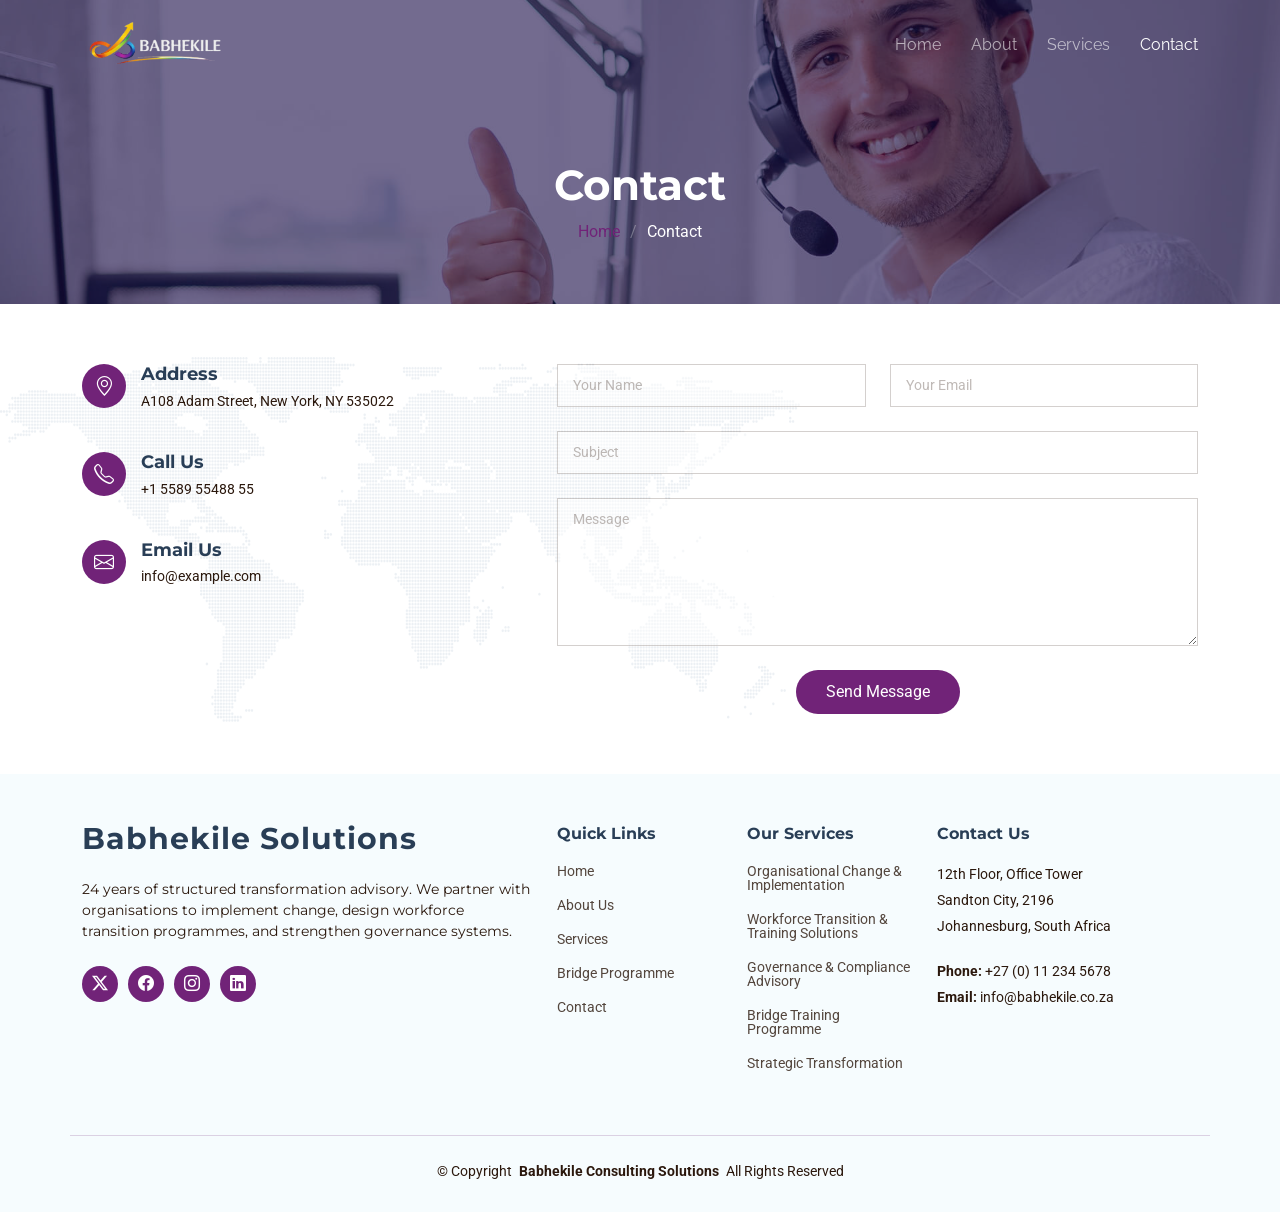
<file: contact.html>
<!DOCTYPE html>
<html lang="en">

<head>
  <meta charset="utf-8">
  <meta content="width=device-width, initial-scale=1.0" name="viewport">
  <title>Contact - Babhekile Solutions</title>
  <meta name="description" content="">
  <meta name="keywords" content="">

  <!-- Favicons -->
  <link href="assets/img/favicon.png" rel="icon">
  <link href="assets/img/apple-touch-icon.png" rel="apple-touch-icon">

  <!-- Fonts -->
  <link href="https://fonts.googleapis.com" rel="preconnect">
  <link href="https://fonts.gstatic.com" rel="preconnect" crossorigin>
  <link href="https://fonts.googleapis.com/css2?family=Roboto:ital,wght@0,100;0,300;0,400;0,500;0,700;0,900;1,100;1,300;1,400;1,500;1,700;1,900&family=Montserrat:ital,wght@0,100;0,200;0,300;0,400;0,500;0,600;0,700;0,800;0,900;1,100;1,200;1,300;1,400;1,500;1,600;1,700;1,800;1,900&family=Raleway:ital,wght@0,100;0,200;0,300;0,400;0,500;0,600;0,700;0,800;0,900;1,100;1,200;1,300;1,400;1,500;1,600;1,700;1,800;1,900&display=swap" rel="stylesheet">

  <!-- Vendor CSS Files -->
  <link href="assets/vendor/bootstrap/css/bootstrap.min.css" rel="stylesheet">
  <link href="assets/vendor/bootstrap-icons/bootstrap-icons.css" rel="stylesheet">
  <link href="assets/vendor/aos/aos.css" rel="stylesheet">
  <link href="assets/vendor/glightbox/css/glightbox.min.css" rel="stylesheet">
  <link href="assets/vendor/swiper/swiper-bundle.min.css" rel="stylesheet">

  <!-- Main CSS File -->
  <link href="assets/css/main.css" rel="stylesheet">

  <!-- =======================================================
  * Template Name: Nova
  * Template URL: https://bootstrapmade.com/nova-bootstrap-business-template/
  * Updated: Aug 07 2024 with Bootstrap v5.3.3
  * Author: BootstrapMade.com
  * License: https://bootstrapmade.com/license/
  ======================================================== -->
</head>

<body class="contact-page">

   <header id="header" class="header d-flex align-items-center fixed-top">
    <div class="container-fluid container-xl position-relative d-flex align-items-center justify-content-between">

      <a href="index.html" class="logo d-flex align-items-center">
        <!-- Uncomment the line below if you also wish to use an image logo -->
        <h1 class="sitename">

        <img src="assets/img/logo.png" alt=""> 

        </h1>
      </a>

      <nav id="navmenu" class="navmenu">
        <ul>
          <li><a href="index.html#hero" >Home<br></a></li>
          <li><a href="about.html">About</a></li>
          <li><a href="services.html">Services</a></li>
          <!--<li><a href="portfolio.html">Portfolio</a></li>
          <li><a href="team.html">Team</a></li>-->
          <!--<li><a href="blog.html">Blog</a></li>
          <li class="dropdown"><a href="#"><span>Dropdown</span> <i class="bi bi-chevron-down toggle-dropdown"></i></a>
            <ul>
              <li><a href="#">Dropdown 1</a></li>
              <li class="dropdown"><a href="#"><span>Deep Dropdown</span> <i class="bi bi-chevron-down toggle-dropdown"></i></a>
                <ul>
                  <li><a href="#">Deep Dropdown 1</a></li>
                  <li><a href="#">Deep Dropdown 2</a></li>
                  <li><a href="#">Deep Dropdown 3</a></li>
                  <li><a href="#">Deep Dropdown 4</a></li>
                  <li><a href="#">Deep Dropdown 5</a></li>
                </ul>
              </li>
              <li><a href="#">Dropdown 2</a></li>
              <li><a href="#">Dropdown 3</a></li>
              <li><a href="#">Dropdown 4</a></li>
            </ul>
          </li>-->
          <li><a href="contact.html" class="active">Contact</a></li>
        </ul>
        <i class="mobile-nav-toggle d-xl-none bi bi-list"></i>
      </nav>

    </div>
  </header>

  <main class="main">

    <!-- Page Title -->
    <div class="page-title dark-background" data-aos="fade" style="background-image: url(assets/img/contact-page-title-bg.jpg);">
      <div class="container">
        <h1>Contact</h1>
        <nav class="breadcrumbs">
          <ol>
            <li><a href="index.html">Home</a></li>
            <li class="current">Contact</li>
          </ol>
        </nav>
      </div>
    </div><!-- End Page Title -->

    <!-- Contact Section -->
    <section id="contact" class="contact section">

      <div class="container position-relative" data-aos="fade-up" data-aos-delay="100">

        <div class="row gy-4">

          <div class="col-lg-5">
            <div class="info-item d-flex" data-aos="fade-up" data-aos-delay="200">
              <i class="bi bi-geo-alt flex-shrink-0"></i>
              <div>
                <h3>Address</h3>
                <p>A108 Adam Street, New York, NY 535022</p>
              </div>
            </div><!-- End Info Item -->

            <div class="info-item d-flex" data-aos="fade-up" data-aos-delay="300">
              <i class="bi bi-telephone flex-shrink-0"></i>
              <div>
                <h3>Call Us</h3>
                <p>+1 5589 55488 55</p>
              </div>
            </div><!-- End Info Item -->

            <div class="info-item d-flex" data-aos="fade-up" data-aos-delay="400">
              <i class="bi bi-envelope flex-shrink-0"></i>
              <div>
                <h3>Email Us</h3>
                <p>info@example.com</p>
              </div>
            </div><!-- End Info Item -->

          </div>

          <div class="col-lg-7">
            <form action="forms/contact.php" method="post" class="php-email-form" data-aos="fade-up" data-aos-delay="500">
              <div class="row gy-4">

                <div class="col-md-6">
                  <input type="text" name="name" class="form-control" placeholder="Your Name" required="">
                </div>

                <div class="col-md-6 ">
                  <input type="email" class="form-control" name="email" placeholder="Your Email" required="">
                </div>

                <div class="col-md-12">
                  <input type="text" class="form-control" name="subject" placeholder="Subject" required="">
                </div>

                <div class="col-md-12">
                  <textarea class="form-control" name="message" rows="6" placeholder="Message" required=""></textarea>
                </div>

                <div class="col-md-12 text-center">
                  <div class="loading">Loading</div>
                  <div class="error-message"></div>
                  <div class="sent-message">Your message has been sent. Thank you!</div>

                  <button type="submit">Send Message</button>
                </div>

              </div>
            </form>
          </div><!-- End Contact Form -->

        </div>

      </div>

    </section><!-- /Contact Section -->

  </main>
 <footer id="footer" class="footer light-background">

    <div class="footer-top">
      <div class="container">
        <div class="row gy-4">
          <div class="col-lg-5 col-md-12 footer-about">
            <a href="index.html" class="logo d-flex align-items-center">
              <span class="sitename">Babhekile Solutions</span>
            </a>
            <p>24 years of structured transformation advisory. We partner with organisations to implement change, design workforce transition programmes, and strengthen governance systems.</p>
            <div class="social-links d-flex mt-4">
              <a href="#"><i class="bi bi-twitter-x"></i></a>
              <a href="#"><i class="bi bi-facebook"></i></a>
              <a href="#"><i class="bi bi-instagram"></i></a>
              <a href="#"><i class="bi bi-linkedin"></i></a>
            </div>
          </div>

          <div class="col-lg-2 col-6 footer-links">
            <h4>Quick Links</h4>
            <ul>
              <li><a href="#">Home</a></li>
              <li><a href="#">About Us</a></li>
              <li><a href="#">Services</a></li>
              <li><a href="#">Bridge Programme</a></li>
              <li><a href="#">Contact</a></li>
            </ul>
          </div>

          <div class="col-lg-2 col-6 footer-links">
            <h4>Our Services</h4>
            <ul>
              <li><a href="#">Organisational Change & Implementation</a></li>
              <li><a href="#">Workforce Transition & Training Solutions</a></li>
              <li><a href="#">Governance & Compliance Advisory</a></li>
              <li><a href="#">Bridge Training Programme</a></li>
              <li><a href="#">Strategic Transformation</a></li>
            </ul>
          </div>

          <div class="col-lg-3 col-md-12 footer-contact text-center text-md-start">
            <h4>Contact Us</h4>
            <p>12th Floor, Office Tower</p>
            <p>Sandton City, 2196</p>
            <p>Johannesburg, South Africa</p>
            <p class="mt-4"><strong>Phone:</strong> <span>+27 (0) 11 234 5678</span></p>
            <p><strong>Email:</strong> <span>info@babhekile.co.za</span></p>
          </div>

        </div>
      </div>
    </div>

    <div class="container copyright text-center">
      <p>© <span>Copyright</span> <strong class="px-1 sitename">Babhekile Consulting Solutions</strong> <span>All Rights Reserved</span></p>
      <div class="credits">
        <!-- All the links in the footer should remain intact. -->
        <!-- You can delete the links only if you've purchased the pro version. -->
        <!-- Licensing information: https://bootstrapmade.com/license/ -->
        <!-- Purchase the pro version with working PHP/AJAX contact form: [buy-url] -->
       
      </div>
    </div>

  </footer>

  <!-- Scroll Top -->
  <a href="#" id="scroll-top" class="scroll-top d-flex align-items-center justify-content-center"><i class="bi bi-arrow-up-short"></i></a>

  <!-- Preloader -->
  <div id="preloader"></div>

  <!-- Vendor JS Files -->
  <script src="assets/vendor/bootstrap/js/bootstrap.bundle.min.js"></script>
  <script src="assets/vendor/php-email-form/validate.js"></script>
  <script src="assets/vendor/aos/aos.js"></script>
  <script src="assets/vendor/glightbox/js/glightbox.min.js"></script>
  <script src="assets/vendor/swiper/swiper-bundle.min.js"></script>
  <script src="assets/vendor/imagesloaded/imagesloaded.pkgd.min.js"></script>
  <script src="assets/vendor/isotope-layout/isotope.pkgd.min.js"></script>

  <!-- Main JS File -->
  <script src="assets/js/main.js"></script>

</body>

</html>
</file>
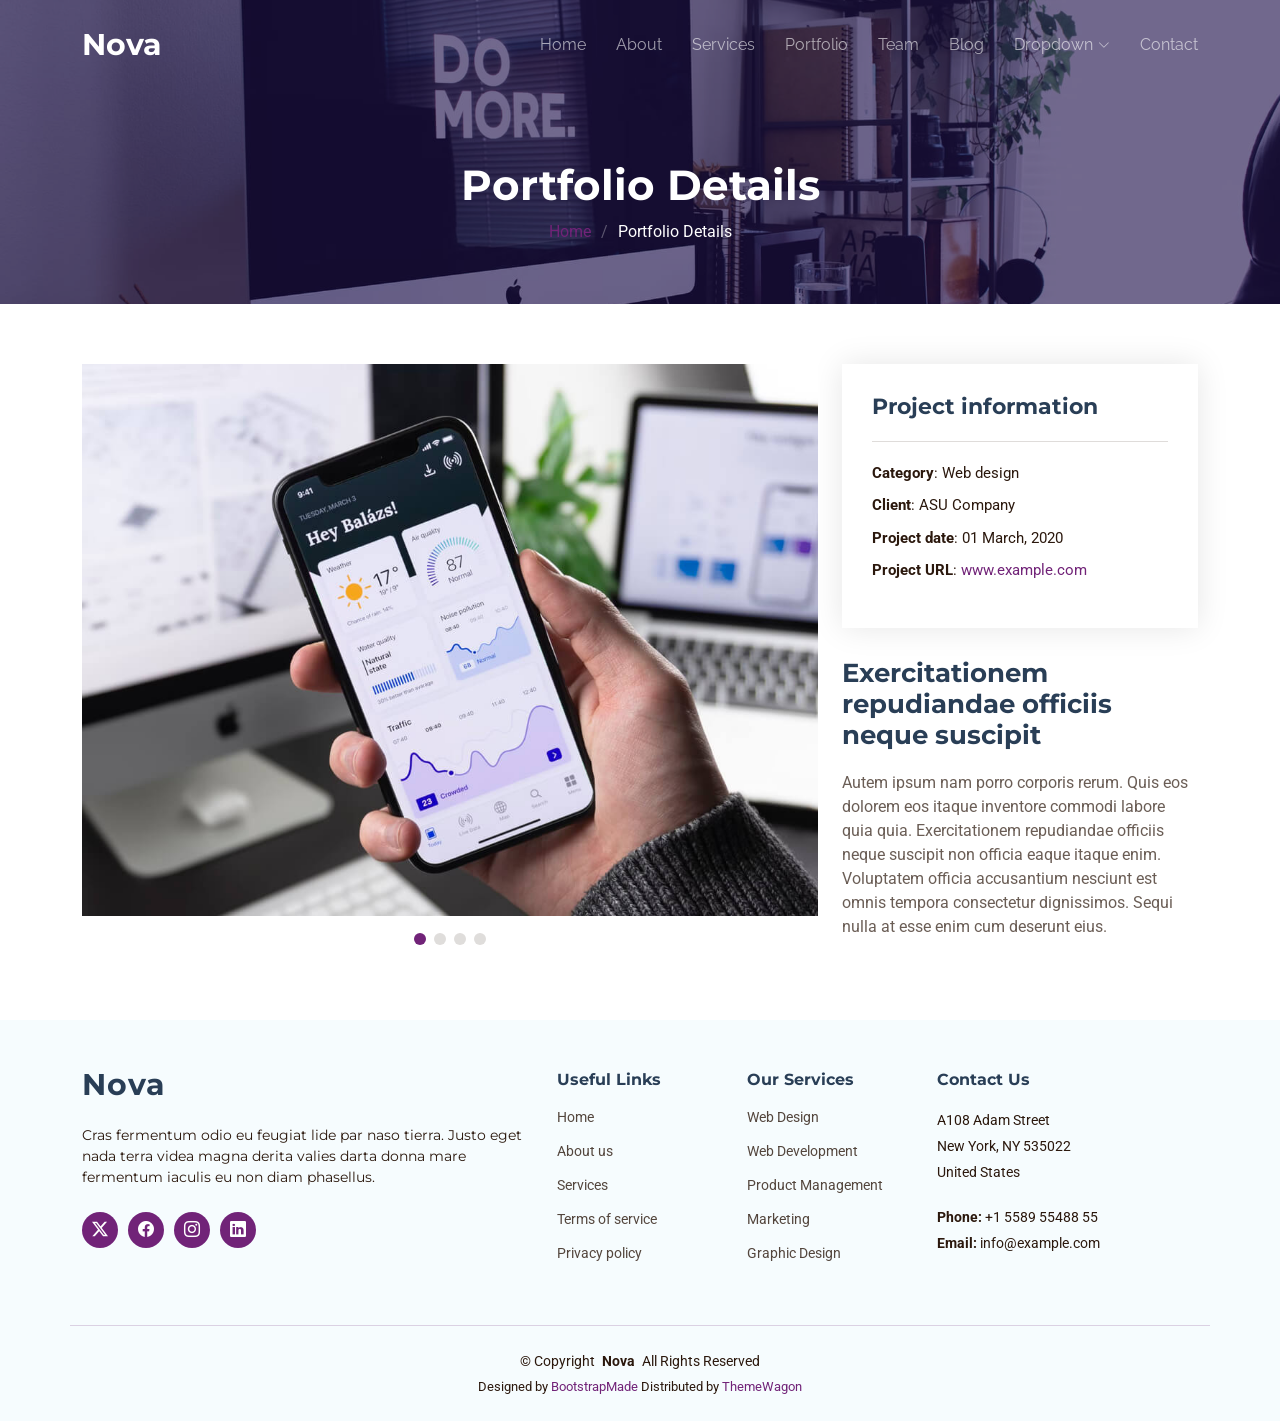
<file: portfolio-details.html>
<!DOCTYPE html>
<html lang="en">

<head>
  <meta charset="utf-8">
  <meta content="width=device-width, initial-scale=1.0" name="viewport">
  <title>Portfolio Details - Nova Bootstrap Template</title>
  <meta name="description" content="">
  <meta name="keywords" content="">

  <!-- Favicons -->
  <link href="assets/img/favicon.png" rel="icon">
  <link href="assets/img/apple-touch-icon.png" rel="apple-touch-icon">

  <!-- Fonts -->
  <link href="https://fonts.googleapis.com" rel="preconnect">
  <link href="https://fonts.gstatic.com" rel="preconnect" crossorigin>
  <link href="https://fonts.googleapis.com/css2?family=Roboto:ital,wght@0,100;0,300;0,400;0,500;0,700;0,900;1,100;1,300;1,400;1,500;1,700;1,900&family=Montserrat:ital,wght@0,100;0,200;0,300;0,400;0,500;0,600;0,700;0,800;0,900;1,100;1,200;1,300;1,400;1,500;1,600;1,700;1,800;1,900&family=Raleway:ital,wght@0,100;0,200;0,300;0,400;0,500;0,600;0,700;0,800;0,900;1,100;1,200;1,300;1,400;1,500;1,600;1,700;1,800;1,900&display=swap" rel="stylesheet">

  <!-- Vendor CSS Files -->
  <link href="assets/vendor/bootstrap/css/bootstrap.min.css" rel="stylesheet">
  <link href="assets/vendor/bootstrap-icons/bootstrap-icons.css" rel="stylesheet">
  <link href="assets/vendor/aos/aos.css" rel="stylesheet">
  <link href="assets/vendor/glightbox/css/glightbox.min.css" rel="stylesheet">
  <link href="assets/vendor/swiper/swiper-bundle.min.css" rel="stylesheet">

  <!-- Main CSS File -->
  <link href="assets/css/main.css" rel="stylesheet">

  <!-- =======================================================
  * Template Name: Nova
  * Template URL: https://bootstrapmade.com/nova-bootstrap-business-template/
  * Updated: Aug 07 2024 with Bootstrap v5.3.3
  * Author: BootstrapMade.com
  * License: https://bootstrapmade.com/license/
  ======================================================== -->
</head>

<body class="portfolio-details-page">

  <header id="header" class="header d-flex align-items-center fixed-top">
    <div class="container-fluid container-xl position-relative d-flex align-items-center justify-content-between">

      <a href="index.html" class="logo d-flex align-items-center">
        <!-- Uncomment the line below if you also wish to use an image logo -->
        <!-- <img src="assets/img/logo.png" alt=""> -->
        <h1 class="sitename">Nova</h1>
      </a>

      <nav id="navmenu" class="navmenu">
        <ul>
          <li><a href="index.html">Home<br></a></li>
          <li><a href="about.html">About</a></li>
          <li><a href="services.html">Services</a></li>
          <li><a href="portfolio.html">Portfolio</a></li>
          <li><a href="team.html">Team</a></li>
          <li><a href="blog.html">Blog</a></li>
          <li class="dropdown"><a href="#"><span>Dropdown</span> <i class="bi bi-chevron-down toggle-dropdown"></i></a>
            <ul>
              <li><a href="#">Dropdown 1</a></li>
              <li class="dropdown"><a href="#"><span>Deep Dropdown</span> <i class="bi bi-chevron-down toggle-dropdown"></i></a>
                <ul>
                  <li><a href="#">Deep Dropdown 1</a></li>
                  <li><a href="#">Deep Dropdown 2</a></li>
                  <li><a href="#">Deep Dropdown 3</a></li>
                  <li><a href="#">Deep Dropdown 4</a></li>
                  <li><a href="#">Deep Dropdown 5</a></li>
                </ul>
              </li>
              <li><a href="#">Dropdown 2</a></li>
              <li><a href="#">Dropdown 3</a></li>
              <li><a href="#">Dropdown 4</a></li>
            </ul>
          </li>
          <li><a href="contact.html">Contact</a></li>
        </ul>
        <i class="mobile-nav-toggle d-xl-none bi bi-list"></i>
      </nav>

    </div>
  </header>

  <main class="main">

    <!-- Page Title -->
    <div class="page-title dark-background" data-aos="fade" style="background-image: url(assets/img/portfolio-page-title-bg.jpg);">
      <div class="container">
        <h1>Portfolio Details</h1>
        <nav class="breadcrumbs">
          <ol>
            <li><a href="index.html">Home</a></li>
            <li class="current">Portfolio Details</li>
          </ol>
        </nav>
      </div>
    </div><!-- End Page Title -->

    <!-- Portfolio Details Section -->
    <section id="portfolio-details" class="portfolio-details section">

      <div class="container" data-aos="fade-up" data-aos-delay="100">

        <div class="row gy-4">

          <div class="col-lg-8">
            <div class="portfolio-details-slider swiper init-swiper">

              <script type="application/json" class="swiper-config">
                {
                  "loop": true,
                  "speed": 600,
                  "autoplay": {
                    "delay": 5000
                  },
                  "slidesPerView": "auto",
                  "pagination": {
                    "el": ".swiper-pagination",
                    "type": "bullets",
                    "clickable": true
                  }
                }
              </script>

              <div class="swiper-wrapper align-items-center">

                <div class="swiper-slide">
                  <img src="assets/img/portfolio/app-1.jpg" alt="">
                </div>

                <div class="swiper-slide">
                  <img src="assets/img/portfolio/product-1.jpg" alt="">
                </div>

                <div class="swiper-slide">
                  <img src="assets/img/portfolio/branding-1.jpg" alt="">
                </div>

                <div class="swiper-slide">
                  <img src="assets/img/portfolio/books-1.jpg" alt="">
                </div>

              </div>
              <div class="swiper-pagination"></div>
            </div>
          </div>

          <div class="col-lg-4">
            <div class="portfolio-info" data-aos="fade-up" data-aos-delay="200">
              <h3>Project information</h3>
              <ul>
                <li><strong>Category</strong>: Web design</li>
                <li><strong>Client</strong>: ASU Company</li>
                <li><strong>Project date</strong>: 01 March, 2020</li>
                <li><strong>Project URL</strong>: <a href="#">www.example.com</a></li>
              </ul>
            </div>
            <div class="portfolio-description" data-aos="fade-up" data-aos-delay="300">
              <h2>Exercitationem repudiandae officiis neque suscipit</h2>
              <p>
                Autem ipsum nam porro corporis rerum. Quis eos dolorem eos itaque inventore commodi labore quia quia. Exercitationem repudiandae officiis neque suscipit non officia eaque itaque enim. Voluptatem officia accusantium nesciunt est omnis tempora consectetur dignissimos. Sequi nulla at esse enim cum deserunt eius.
              </p>
            </div>
          </div>

        </div>

      </div>

    </section><!-- /Portfolio Details Section -->

  </main>

  <footer id="footer" class="footer light-background">

    <div class="footer-top">
      <div class="container">
        <div class="row gy-4">
          <div class="col-lg-5 col-md-12 footer-about">
            <a href="index.html" class="logo d-flex align-items-center">
              <span class="sitename">Nova</span>
            </a>
            <p>Cras fermentum odio eu feugiat lide par naso tierra. Justo eget nada terra videa magna derita valies darta donna mare fermentum iaculis eu non diam phasellus.</p>
            <div class="social-links d-flex mt-4">
              <a href=""><i class="bi bi-twitter-x"></i></a>
              <a href=""><i class="bi bi-facebook"></i></a>
              <a href=""><i class="bi bi-instagram"></i></a>
              <a href=""><i class="bi bi-linkedin"></i></a>
            </div>
          </div>

          <div class="col-lg-2 col-6 footer-links">
            <h4>Useful Links</h4>
            <ul>
              <li><a href="#">Home</a></li>
              <li><a href="#">About us</a></li>
              <li><a href="#">Services</a></li>
              <li><a href="#">Terms of service</a></li>
              <li><a href="#">Privacy policy</a></li>
            </ul>
          </div>

          <div class="col-lg-2 col-6 footer-links">
            <h4>Our Services</h4>
            <ul>
              <li><a href="#">Web Design</a></li>
              <li><a href="#">Web Development</a></li>
              <li><a href="#">Product Management</a></li>
              <li><a href="#">Marketing</a></li>
              <li><a href="#">Graphic Design</a></li>
            </ul>
          </div>

          <div class="col-lg-3 col-md-12 footer-contact text-center text-md-start">
            <h4>Contact Us</h4>
            <p>A108 Adam Street</p>
            <p>New York, NY 535022</p>
            <p>United States</p>
            <p class="mt-4"><strong>Phone:</strong> <span>+1 5589 55488 55</span></p>
            <p><strong>Email:</strong> <span>info@example.com</span></p>
          </div>

        </div>
      </div>
    </div>

    <div class="container copyright text-center">
      <p>© <span>Copyright</span> <strong class="px-1 sitename">Nova</strong> <span>All Rights Reserved</span></p>
      <div class="credits">
        <!-- All the links in the footer should remain intact. -->
        <!-- You can delete the links only if you've purchased the pro version. -->
        <!-- Licensing information: https://bootstrapmade.com/license/ -->
        <!-- Purchase the pro version with working PHP/AJAX contact form: [buy-url] -->
        Designed by <a href="https://bootstrapmade.com/">BootstrapMade</a> Distributed by <a href="https://themewagon.com">ThemeWagon</a>
      </div>
    </div>

  </footer>

  <!-- Scroll Top -->
  <a href="#" id="scroll-top" class="scroll-top d-flex align-items-center justify-content-center"><i class="bi bi-arrow-up-short"></i></a>

  <!-- Preloader -->
  <div id="preloader"></div>

  <!-- Vendor JS Files -->
  <script src="assets/vendor/bootstrap/js/bootstrap.bundle.min.js"></script>
  <script src="assets/vendor/php-email-form/validate.js"></script>
  <script src="assets/vendor/aos/aos.js"></script>
  <script src="assets/vendor/glightbox/js/glightbox.min.js"></script>
  <script src="assets/vendor/swiper/swiper-bundle.min.js"></script>
  <script src="assets/vendor/imagesloaded/imagesloaded.pkgd.min.js"></script>
  <script src="assets/vendor/isotope-layout/isotope.pkgd.min.js"></script>

  <!-- Main JS File -->
  <script src="assets/js/main.js"></script>

</body>

</html>
</file>
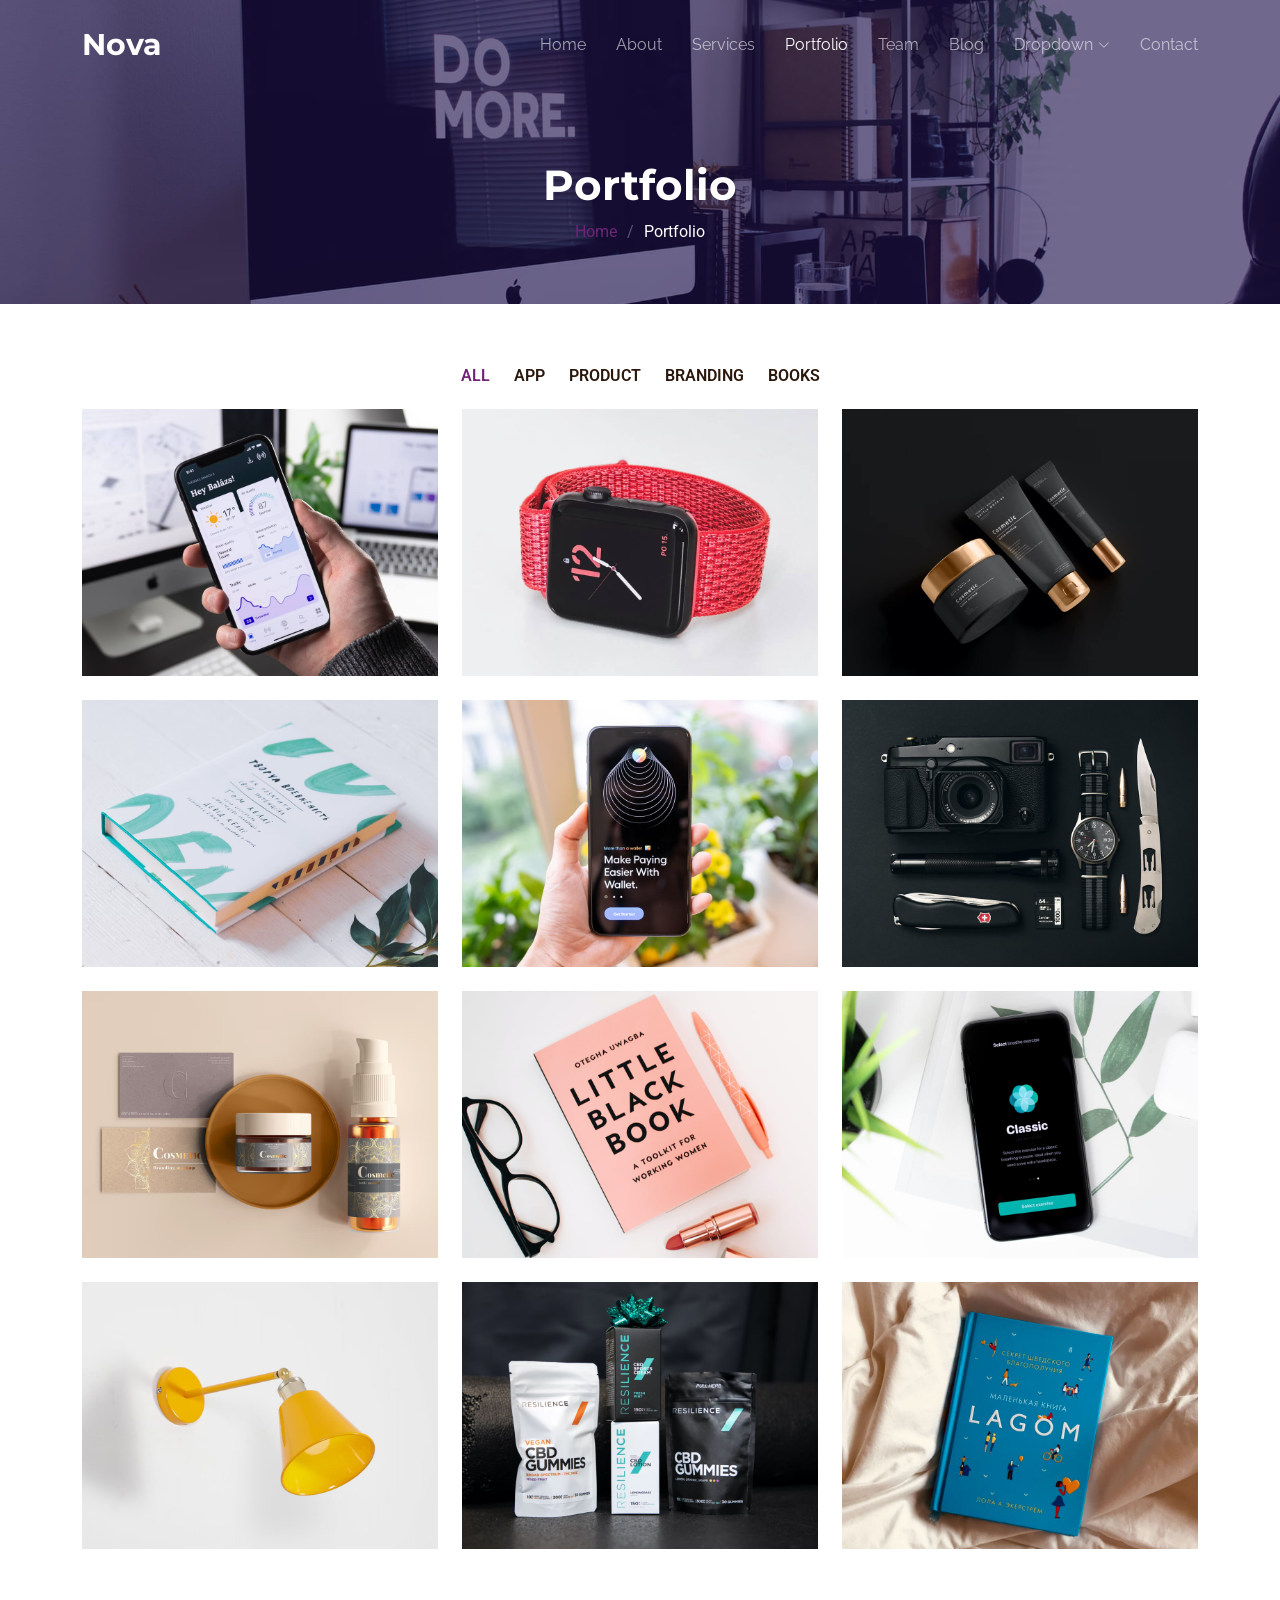
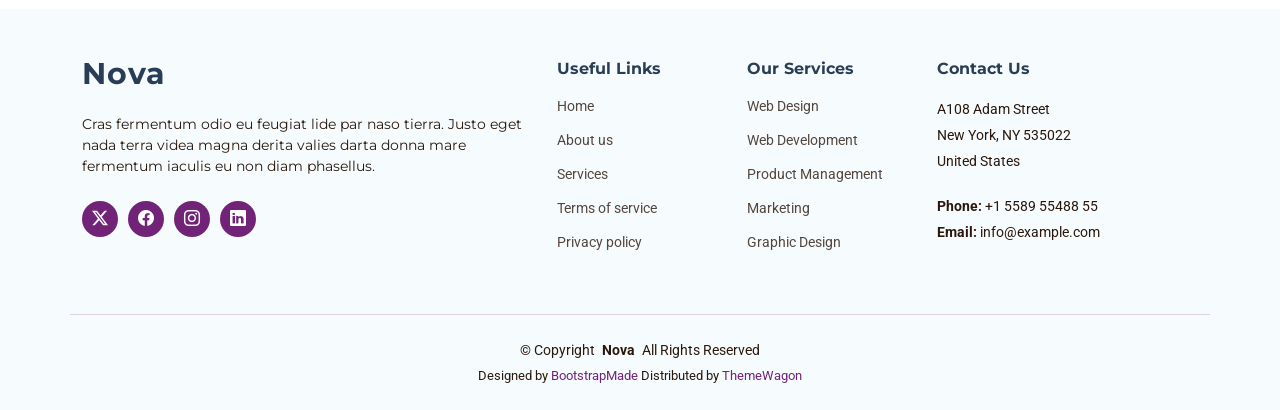
<file: portfolio.html>
<!DOCTYPE html>
<html lang="en">

<head>
  <meta charset="utf-8">
  <meta content="width=device-width, initial-scale=1.0" name="viewport">
  <title>Portfolio - Nova Bootstrap Template</title>
  <meta name="description" content="">
  <meta name="keywords" content="">

  <!-- Favicons -->
  <link href="assets/img/favicon.png" rel="icon">
  <link href="assets/img/apple-touch-icon.png" rel="apple-touch-icon">

  <!-- Fonts -->
  <link href="https://fonts.googleapis.com" rel="preconnect">
  <link href="https://fonts.gstatic.com" rel="preconnect" crossorigin>
  <link href="https://fonts.googleapis.com/css2?family=Roboto:ital,wght@0,100;0,300;0,400;0,500;0,700;0,900;1,100;1,300;1,400;1,500;1,700;1,900&family=Montserrat:ital,wght@0,100;0,200;0,300;0,400;0,500;0,600;0,700;0,800;0,900;1,100;1,200;1,300;1,400;1,500;1,600;1,700;1,800;1,900&family=Raleway:ital,wght@0,100;0,200;0,300;0,400;0,500;0,600;0,700;0,800;0,900;1,100;1,200;1,300;1,400;1,500;1,600;1,700;1,800;1,900&display=swap" rel="stylesheet">

  <!-- Vendor CSS Files -->
  <link href="assets/vendor/bootstrap/css/bootstrap.min.css" rel="stylesheet">
  <link href="assets/vendor/bootstrap-icons/bootstrap-icons.css" rel="stylesheet">
  <link href="assets/vendor/aos/aos.css" rel="stylesheet">
  <link href="assets/vendor/glightbox/css/glightbox.min.css" rel="stylesheet">
  <link href="assets/vendor/swiper/swiper-bundle.min.css" rel="stylesheet">

  <!-- Main CSS File -->
  <link href="assets/css/main.css" rel="stylesheet">

  <!-- =======================================================
  * Template Name: Nova
  * Template URL: https://bootstrapmade.com/nova-bootstrap-business-template/
  * Updated: Aug 07 2024 with Bootstrap v5.3.3
  * Author: BootstrapMade.com
  * License: https://bootstrapmade.com/license/
  ======================================================== -->
</head>

<body class="portfolio-page">

  <header id="header" class="header d-flex align-items-center fixed-top">
    <div class="container-fluid container-xl position-relative d-flex align-items-center justify-content-between">

      <a href="index.html" class="logo d-flex align-items-center">
        <!-- Uncomment the line below if you also wish to use an image logo -->
        <!-- <img src="assets/img/logo.png" alt=""> -->
        <h1 class="sitename">Nova</h1>
      </a>

      <nav id="navmenu" class="navmenu">
        <ul>
          <li><a href="index.html">Home<br></a></li>
          <li><a href="about.html">About</a></li>
          <li><a href="services.html">Services</a></li>
          <li><a href="portfolio.html" class="active">Portfolio</a></li>
          <li><a href="team.html">Team</a></li>
          <li><a href="blog.html">Blog</a></li>
          <li class="dropdown"><a href="#"><span>Dropdown</span> <i class="bi bi-chevron-down toggle-dropdown"></i></a>
            <ul>
              <li><a href="#">Dropdown 1</a></li>
              <li class="dropdown"><a href="#"><span>Deep Dropdown</span> <i class="bi bi-chevron-down toggle-dropdown"></i></a>
                <ul>
                  <li><a href="#">Deep Dropdown 1</a></li>
                  <li><a href="#">Deep Dropdown 2</a></li>
                  <li><a href="#">Deep Dropdown 3</a></li>
                  <li><a href="#">Deep Dropdown 4</a></li>
                  <li><a href="#">Deep Dropdown 5</a></li>
                </ul>
              </li>
              <li><a href="#">Dropdown 2</a></li>
              <li><a href="#">Dropdown 3</a></li>
              <li><a href="#">Dropdown 4</a></li>
            </ul>
          </li>
          <li><a href="contact.html">Contact</a></li>
        </ul>
        <i class="mobile-nav-toggle d-xl-none bi bi-list"></i>
      </nav>

    </div>
  </header>

  <main class="main">

    <!-- Page Title -->
    <div class="page-title dark-background" data-aos="fade" style="background-image: url(assets/img/portfolio-page-title-bg.jpg);">
      <div class="container">
        <h1>Portfolio</h1>
        <nav class="breadcrumbs">
          <ol>
            <li><a href="index.html">Home</a></li>
            <li class="current">Portfolio</li>
          </ol>
        </nav>
      </div>
    </div><!-- End Page Title -->

    <!-- Portfolio Section -->
    <section id="portfolio" class="portfolio section">

      <div class="container">

        <div class="isotope-layout" data-default-filter="*" data-layout="masonry" data-sort="original-order">

          <ul class="portfolio-filters isotope-filters" data-aos="fade-up" data-aos-delay="100">
            <li data-filter="*" class="filter-active">All</li>
            <li data-filter=".filter-app">App</li>
            <li data-filter=".filter-product">Product</li>
            <li data-filter=".filter-branding">Branding</li>
            <li data-filter=".filter-books">Books</li>
          </ul><!-- End Portfolio Filters -->

          <div class="row gy-4 isotope-container" data-aos="fade-up" data-aos-delay="200">

            <div class="col-lg-4 col-md-6 portfolio-item isotope-item filter-app">
              <img src="assets/img/portfolio/app-1.jpg" class="img-fluid" alt="">
              <div class="portfolio-info">
                <h4>App 1</h4>
                <p>Lorem ipsum, dolor sit amet consectetur</p>
                <a href="assets/img/portfolio/app-1.jpg" title="App 1" data-gallery="portfolio-gallery-app" class="glightbox preview-link"><i class="bi bi-zoom-in"></i></a>
                <a href="portfolio-details.html" title="More Details" class="details-link"><i class="bi bi-link-45deg"></i></a>
              </div>
            </div><!-- End Portfolio Item -->

            <div class="col-lg-4 col-md-6 portfolio-item isotope-item filter-product">
              <img src="assets/img/portfolio/product-1.jpg" class="img-fluid" alt="">
              <div class="portfolio-info">
                <h4>Product 1</h4>
                <p>Lorem ipsum, dolor sit amet consectetur</p>
                <a href="assets/img/portfolio/product-1.jpg" title="Product 1" data-gallery="portfolio-gallery-product" class="glightbox preview-link"><i class="bi bi-zoom-in"></i></a>
                <a href="portfolio-details.html" title="More Details" class="details-link"><i class="bi bi-link-45deg"></i></a>
              </div>
            </div><!-- End Portfolio Item -->

            <div class="col-lg-4 col-md-6 portfolio-item isotope-item filter-branding">
              <img src="assets/img/portfolio/branding-1.jpg" class="img-fluid" alt="">
              <div class="portfolio-info">
                <h4>Branding 1</h4>
                <p>Lorem ipsum, dolor sit amet consectetur</p>
                <a href="assets/img/portfolio/branding-1.jpg" title="Branding 1" data-gallery="portfolio-gallery-branding" class="glightbox preview-link"><i class="bi bi-zoom-in"></i></a>
                <a href="portfolio-details.html" title="More Details" class="details-link"><i class="bi bi-link-45deg"></i></a>
              </div>
            </div><!-- End Portfolio Item -->

            <div class="col-lg-4 col-md-6 portfolio-item isotope-item filter-books">
              <img src="assets/img/portfolio/books-1.jpg" class="img-fluid" alt="">
              <div class="portfolio-info">
                <h4>Books 1</h4>
                <p>Lorem ipsum, dolor sit amet consectetur</p>
                <a href="assets/img/portfolio/books-1.jpg" title="Branding 1" data-gallery="portfolio-gallery-book" class="glightbox preview-link"><i class="bi bi-zoom-in"></i></a>
                <a href="portfolio-details.html" title="More Details" class="details-link"><i class="bi bi-link-45deg"></i></a>
              </div>
            </div><!-- End Portfolio Item -->

            <div class="col-lg-4 col-md-6 portfolio-item isotope-item filter-app">
              <img src="assets/img/portfolio/app-2.jpg" class="img-fluid" alt="">
              <div class="portfolio-info">
                <h4>App 2</h4>
                <p>Lorem ipsum, dolor sit amet consectetur</p>
                <a href="assets/img/portfolio/app-2.jpg" title="App 2" data-gallery="portfolio-gallery-app" class="glightbox preview-link"><i class="bi bi-zoom-in"></i></a>
                <a href="portfolio-details.html" title="More Details" class="details-link"><i class="bi bi-link-45deg"></i></a>
              </div>
            </div><!-- End Portfolio Item -->

            <div class="col-lg-4 col-md-6 portfolio-item isotope-item filter-product">
              <img src="assets/img/portfolio/product-2.jpg" class="img-fluid" alt="">
              <div class="portfolio-info">
                <h4>Product 2</h4>
                <p>Lorem ipsum, dolor sit amet consectetur</p>
                <a href="assets/img/portfolio/product-2.jpg" title="Product 2" data-gallery="portfolio-gallery-product" class="glightbox preview-link"><i class="bi bi-zoom-in"></i></a>
                <a href="portfolio-details.html" title="More Details" class="details-link"><i class="bi bi-link-45deg"></i></a>
              </div>
            </div><!-- End Portfolio Item -->

            <div class="col-lg-4 col-md-6 portfolio-item isotope-item filter-branding">
              <img src="assets/img/portfolio/branding-2.jpg" class="img-fluid" alt="">
              <div class="portfolio-info">
                <h4>Branding 2</h4>
                <p>Lorem ipsum, dolor sit amet consectetur</p>
                <a href="assets/img/portfolio/branding-2.jpg" title="Branding 2" data-gallery="portfolio-gallery-branding" class="glightbox preview-link"><i class="bi bi-zoom-in"></i></a>
                <a href="portfolio-details.html" title="More Details" class="details-link"><i class="bi bi-link-45deg"></i></a>
              </div>
            </div><!-- End Portfolio Item -->

            <div class="col-lg-4 col-md-6 portfolio-item isotope-item filter-books">
              <img src="assets/img/portfolio/books-2.jpg" class="img-fluid" alt="">
              <div class="portfolio-info">
                <h4>Books 2</h4>
                <p>Lorem ipsum, dolor sit amet consectetur</p>
                <a href="assets/img/portfolio/books-2.jpg" title="Branding 2" data-gallery="portfolio-gallery-book" class="glightbox preview-link"><i class="bi bi-zoom-in"></i></a>
                <a href="portfolio-details.html" title="More Details" class="details-link"><i class="bi bi-link-45deg"></i></a>
              </div>
            </div><!-- End Portfolio Item -->

            <div class="col-lg-4 col-md-6 portfolio-item isotope-item filter-app">
              <img src="assets/img/portfolio/app-3.jpg" class="img-fluid" alt="">
              <div class="portfolio-info">
                <h4>App 3</h4>
                <p>Lorem ipsum, dolor sit amet consectetur</p>
                <a href="assets/img/portfolio/app-3.jpg" title="App 3" data-gallery="portfolio-gallery-app" class="glightbox preview-link"><i class="bi bi-zoom-in"></i></a>
                <a href="portfolio-details.html" title="More Details" class="details-link"><i class="bi bi-link-45deg"></i></a>
              </div>
            </div><!-- End Portfolio Item -->

            <div class="col-lg-4 col-md-6 portfolio-item isotope-item filter-product">
              <img src="assets/img/portfolio/product-3.jpg" class="img-fluid" alt="">
              <div class="portfolio-info">
                <h4>Product 3</h4>
                <p>Lorem ipsum, dolor sit amet consectetur</p>
                <a href="assets/img/portfolio/product-3.jpg" title="Product 3" data-gallery="portfolio-gallery-product" class="glightbox preview-link"><i class="bi bi-zoom-in"></i></a>
                <a href="portfolio-details.html" title="More Details" class="details-link"><i class="bi bi-link-45deg"></i></a>
              </div>
            </div><!-- End Portfolio Item -->

            <div class="col-lg-4 col-md-6 portfolio-item isotope-item filter-branding">
              <img src="assets/img/portfolio/branding-3.jpg" class="img-fluid" alt="">
              <div class="portfolio-info">
                <h4>Branding 3</h4>
                <p>Lorem ipsum, dolor sit amet consectetur</p>
                <a href="assets/img/portfolio/branding-3.jpg" title="Branding 2" data-gallery="portfolio-gallery-branding" class="glightbox preview-link"><i class="bi bi-zoom-in"></i></a>
                <a href="portfolio-details.html" title="More Details" class="details-link"><i class="bi bi-link-45deg"></i></a>
              </div>
            </div><!-- End Portfolio Item -->

            <div class="col-lg-4 col-md-6 portfolio-item isotope-item filter-books">
              <img src="assets/img/portfolio/books-3.jpg" class="img-fluid" alt="">
              <div class="portfolio-info">
                <h4>Books 3</h4>
                <p>Lorem ipsum, dolor sit amet consectetur</p>
                <a href="assets/img/portfolio/books-3.jpg" title="Branding 3" data-gallery="portfolio-gallery-book" class="glightbox preview-link"><i class="bi bi-zoom-in"></i></a>
                <a href="portfolio-details.html" title="More Details" class="details-link"><i class="bi bi-link-45deg"></i></a>
              </div>
            </div><!-- End Portfolio Item -->

          </div><!-- End Portfolio Container -->

        </div>

      </div>

    </section><!-- /Portfolio Section -->

  </main>

  <footer id="footer" class="footer light-background">

    <div class="footer-top">
      <div class="container">
        <div class="row gy-4">
          <div class="col-lg-5 col-md-12 footer-about">
            <a href="index.html" class="logo d-flex align-items-center">
              <span class="sitename">Nova</span>
            </a>
            <p>Cras fermentum odio eu feugiat lide par naso tierra. Justo eget nada terra videa magna derita valies darta donna mare fermentum iaculis eu non diam phasellus.</p>
            <div class="social-links d-flex mt-4">
              <a href=""><i class="bi bi-twitter-x"></i></a>
              <a href=""><i class="bi bi-facebook"></i></a>
              <a href=""><i class="bi bi-instagram"></i></a>
              <a href=""><i class="bi bi-linkedin"></i></a>
            </div>
          </div>

          <div class="col-lg-2 col-6 footer-links">
            <h4>Useful Links</h4>
            <ul>
              <li><a href="#">Home</a></li>
              <li><a href="#">About us</a></li>
              <li><a href="#">Services</a></li>
              <li><a href="#">Terms of service</a></li>
              <li><a href="#">Privacy policy</a></li>
            </ul>
          </div>

          <div class="col-lg-2 col-6 footer-links">
            <h4>Our Services</h4>
            <ul>
              <li><a href="#">Web Design</a></li>
              <li><a href="#">Web Development</a></li>
              <li><a href="#">Product Management</a></li>
              <li><a href="#">Marketing</a></li>
              <li><a href="#">Graphic Design</a></li>
            </ul>
          </div>

          <div class="col-lg-3 col-md-12 footer-contact text-center text-md-start">
            <h4>Contact Us</h4>
            <p>A108 Adam Street</p>
            <p>New York, NY 535022</p>
            <p>United States</p>
            <p class="mt-4"><strong>Phone:</strong> <span>+1 5589 55488 55</span></p>
            <p><strong>Email:</strong> <span>info@example.com</span></p>
          </div>

        </div>
      </div>
    </div>

    <div class="container copyright text-center">
      <p>© <span>Copyright</span> <strong class="px-1 sitename">Nova</strong> <span>All Rights Reserved</span></p>
      <div class="credits">
        <!-- All the links in the footer should remain intact. -->
        <!-- You can delete the links only if you've purchased the pro version. -->
        <!-- Licensing information: https://bootstrapmade.com/license/ -->
        <!-- Purchase the pro version with working PHP/AJAX contact form: [buy-url] -->
        Designed by <a href="https://bootstrapmade.com/">BootstrapMade</a> Distributed by <a href="https://themewagon.com">ThemeWagon</a>
      </div>
    </div>

  </footer>

  <!-- Scroll Top -->
  <a href="#" id="scroll-top" class="scroll-top d-flex align-items-center justify-content-center"><i class="bi bi-arrow-up-short"></i></a>

  <!-- Preloader -->
  <div id="preloader"></div>

  <!-- Vendor JS Files -->
  <script src="assets/vendor/bootstrap/js/bootstrap.bundle.min.js"></script>
  <script src="assets/vendor/php-email-form/validate.js"></script>
  <script src="assets/vendor/aos/aos.js"></script>
  <script src="assets/vendor/glightbox/js/glightbox.min.js"></script>
  <script src="assets/vendor/swiper/swiper-bundle.min.js"></script>
  <script src="assets/vendor/imagesloaded/imagesloaded.pkgd.min.js"></script>
  <script src="assets/vendor/isotope-layout/isotope.pkgd.min.js"></script>

  <!-- Main JS File -->
  <script src="assets/js/main.js"></script>

</body>

</html>
</file>
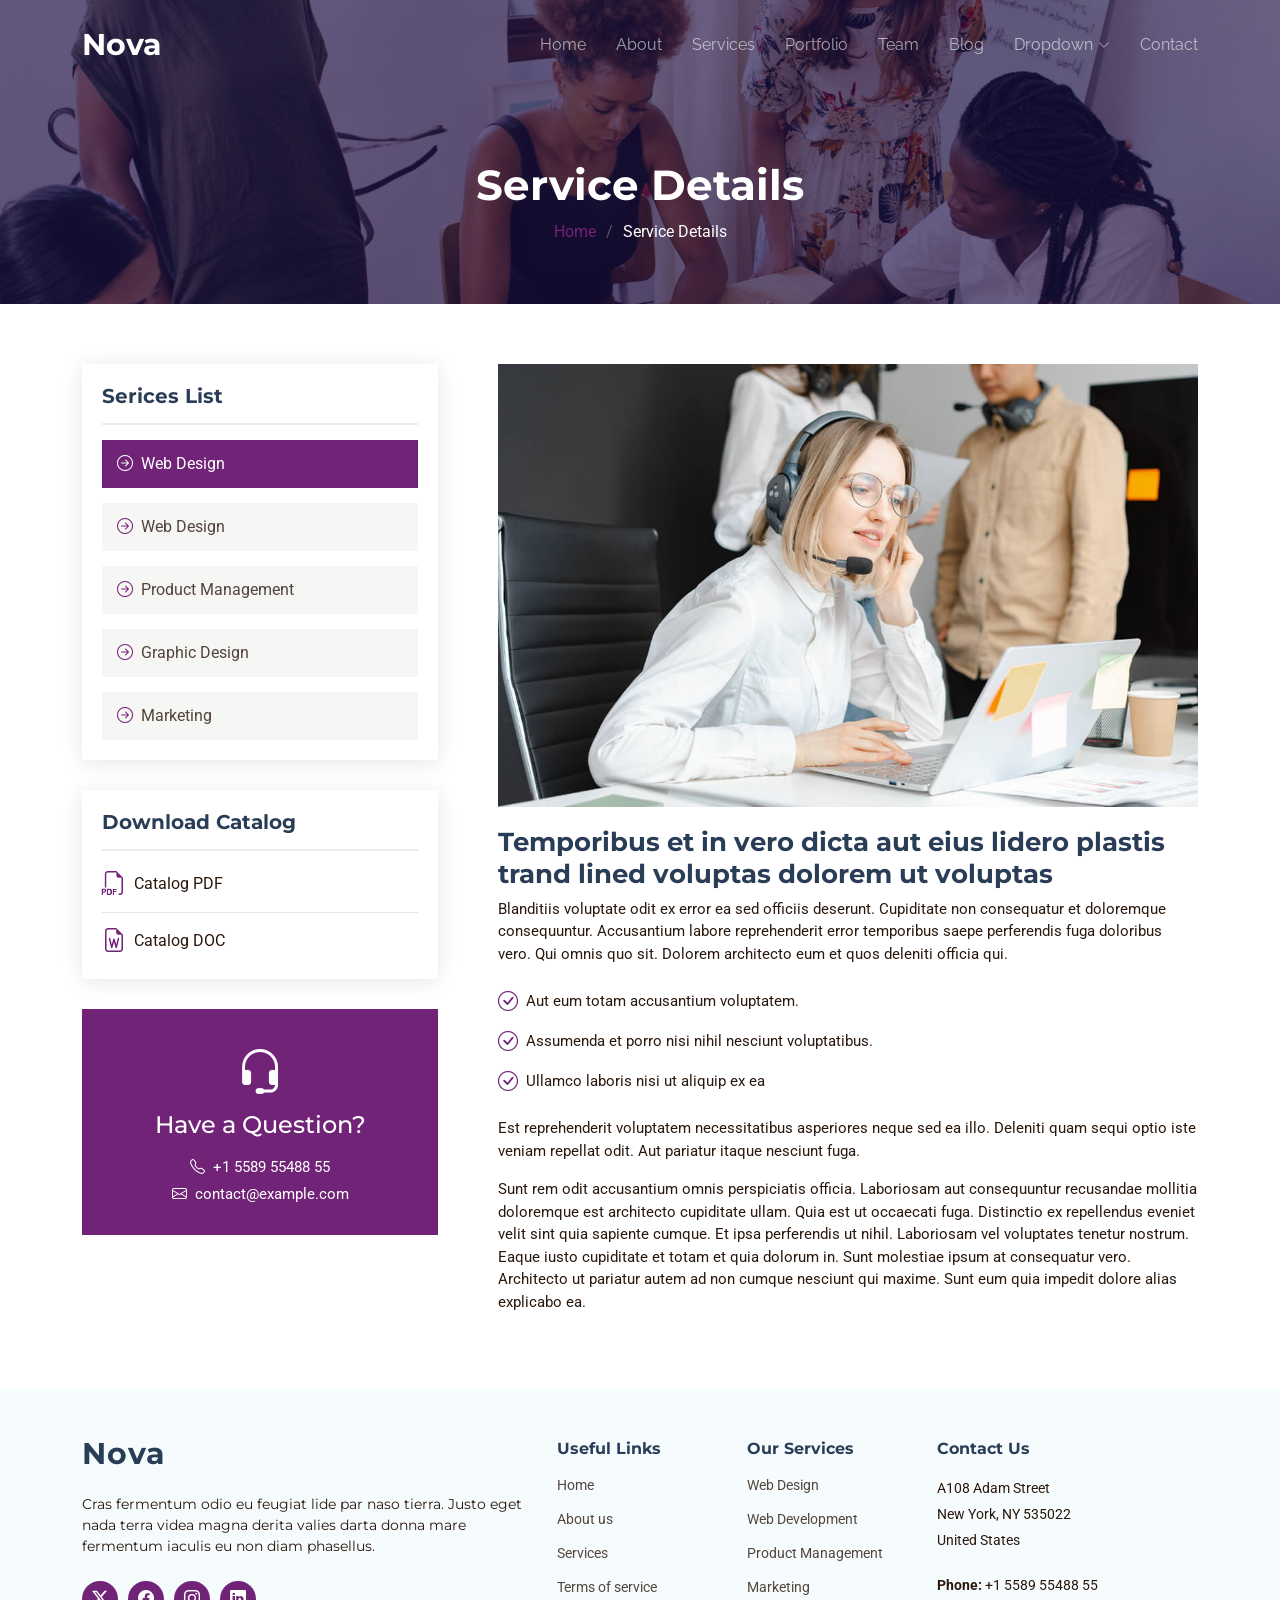
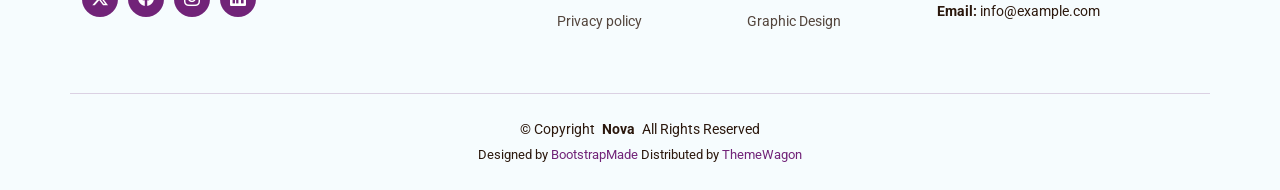
<file: service-details.html>
<!DOCTYPE html>
<html lang="en">

<head>
  <meta charset="utf-8">
  <meta content="width=device-width, initial-scale=1.0" name="viewport">
  <title>Service Details - Nova Bootstrap Template</title>
  <meta name="description" content="">
  <meta name="keywords" content="">

  <!-- Favicons -->
  <link href="assets/img/favicon.png" rel="icon">
  <link href="assets/img/apple-touch-icon.png" rel="apple-touch-icon">

  <!-- Fonts -->
  <link href="https://fonts.googleapis.com" rel="preconnect">
  <link href="https://fonts.gstatic.com" rel="preconnect" crossorigin>
  <link href="https://fonts.googleapis.com/css2?family=Roboto:ital,wght@0,100;0,300;0,400;0,500;0,700;0,900;1,100;1,300;1,400;1,500;1,700;1,900&family=Montserrat:ital,wght@0,100;0,200;0,300;0,400;0,500;0,600;0,700;0,800;0,900;1,100;1,200;1,300;1,400;1,500;1,600;1,700;1,800;1,900&family=Raleway:ital,wght@0,100;0,200;0,300;0,400;0,500;0,600;0,700;0,800;0,900;1,100;1,200;1,300;1,400;1,500;1,600;1,700;1,800;1,900&display=swap" rel="stylesheet">

  <!-- Vendor CSS Files -->
  <link href="assets/vendor/bootstrap/css/bootstrap.min.css" rel="stylesheet">
  <link href="assets/vendor/bootstrap-icons/bootstrap-icons.css" rel="stylesheet">
  <link href="assets/vendor/aos/aos.css" rel="stylesheet">
  <link href="assets/vendor/glightbox/css/glightbox.min.css" rel="stylesheet">
  <link href="assets/vendor/swiper/swiper-bundle.min.css" rel="stylesheet">

  <!-- Main CSS File -->
  <link href="assets/css/main.css" rel="stylesheet">

  <!-- =======================================================
  * Template Name: Nova
  * Template URL: https://bootstrapmade.com/nova-bootstrap-business-template/
  * Updated: Aug 07 2024 with Bootstrap v5.3.3
  * Author: BootstrapMade.com
  * License: https://bootstrapmade.com/license/
  ======================================================== -->
</head>

<body class="service-details-page">

  <header id="header" class="header d-flex align-items-center fixed-top">
    <div class="container-fluid container-xl position-relative d-flex align-items-center justify-content-between">

      <a href="index.html" class="logo d-flex align-items-center">
        <!-- Uncomment the line below if you also wish to use an image logo -->
        <!-- <img src="assets/img/logo.png" alt=""> -->
        <h1 class="sitename">Nova</h1>
      </a>

      <nav id="navmenu" class="navmenu">
        <ul>
          <li><a href="index.html">Home<br></a></li>
          <li><a href="about.html">About</a></li>
          <li><a href="services.html">Services</a></li>
          <li><a href="portfolio.html">Portfolio</a></li>
          <li><a href="team.html">Team</a></li>
          <li><a href="blog.html">Blog</a></li>
          <li class="dropdown"><a href="#"><span>Dropdown</span> <i class="bi bi-chevron-down toggle-dropdown"></i></a>
            <ul>
              <li><a href="#">Dropdown 1</a></li>
              <li class="dropdown"><a href="#"><span>Deep Dropdown</span> <i class="bi bi-chevron-down toggle-dropdown"></i></a>
                <ul>
                  <li><a href="#">Deep Dropdown 1</a></li>
                  <li><a href="#">Deep Dropdown 2</a></li>
                  <li><a href="#">Deep Dropdown 3</a></li>
                  <li><a href="#">Deep Dropdown 4</a></li>
                  <li><a href="#">Deep Dropdown 5</a></li>
                </ul>
              </li>
              <li><a href="#">Dropdown 2</a></li>
              <li><a href="#">Dropdown 3</a></li>
              <li><a href="#">Dropdown 4</a></li>
            </ul>
          </li>
          <li><a href="contact.html">Contact</a></li>
        </ul>
        <i class="mobile-nav-toggle d-xl-none bi bi-list"></i>
      </nav>

    </div>
  </header>

  <main class="main">

    <!-- Page Title -->
    <div class="page-title dark-background" data-aos="fade" style="background-image: url(assets/img/services-page-title-bg.jpg);">
      <div class="container">
        <h1>Service Details</h1>
        <nav class="breadcrumbs">
          <ol>
            <li><a href="index.html">Home</a></li>
            <li class="current">Service Details</li>
          </ol>
        </nav>
      </div>
    </div><!-- End Page Title -->

    <!-- Service Details Section -->
    <section id="service-details" class="service-details section">

      <div class="container">

        <div class="row gy-5">

          <div class="col-lg-4" data-aos="fade-up" data-aos-delay="100">

            <div class="service-box">
              <h4>Serices List</h4>
              <div class="services-list">
                <a href="#" class="active"><i class="bi bi-arrow-right-circle"></i><span>Web Design</span></a>
                <a href="#"><i class="bi bi-arrow-right-circle"></i><span>Web Design</span></a>
                <a href="#"><i class="bi bi-arrow-right-circle"></i><span>Product Management</span></a>
                <a href="#"><i class="bi bi-arrow-right-circle"></i><span>Graphic Design</span></a>
                <a href="#"><i class="bi bi-arrow-right-circle"></i><span>Marketing</span></a>
              </div>
            </div><!-- End Services List -->

            <div class="service-box">
              <h4>Download Catalog</h4>
              <div class="download-catalog">
                <a href="#"><i class="bi bi-filetype-pdf"></i><span>Catalog PDF</span></a>
                <a href="#"><i class="bi bi-file-earmark-word"></i><span>Catalog DOC</span></a>
              </div>
            </div><!-- End Services List -->

            <div class="help-box d-flex flex-column justify-content-center align-items-center">
              <i class="bi bi-headset help-icon"></i>
              <h4>Have a Question?</h4>
              <p class="d-flex align-items-center mt-2 mb-0"><i class="bi bi-telephone me-2"></i> <span>+1 5589 55488 55</span></p>
              <p class="d-flex align-items-center mt-1 mb-0"><i class="bi bi-envelope me-2"></i> <a href="mailto:contact@example.com">contact@example.com</a></p>
            </div>

          </div>

          <div class="col-lg-8 ps-lg-5" data-aos="fade-up" data-aos-delay="200">
            <img src="assets/img/services.jpg" alt="" class="img-fluid services-img">
            <h3>Temporibus et in vero dicta aut eius lidero plastis trand lined voluptas dolorem ut voluptas</h3>
            <p>
              Blanditiis voluptate odit ex error ea sed officiis deserunt. Cupiditate non consequatur et doloremque consequuntur. Accusantium labore reprehenderit error temporibus saepe perferendis fuga doloribus vero. Qui omnis quo sit. Dolorem architecto eum et quos deleniti officia qui.
            </p>
            <ul>
              <li><i class="bi bi-check-circle"></i> <span>Aut eum totam accusantium voluptatem.</span></li>
              <li><i class="bi bi-check-circle"></i> <span>Assumenda et porro nisi nihil nesciunt voluptatibus.</span></li>
              <li><i class="bi bi-check-circle"></i> <span>Ullamco laboris nisi ut aliquip ex ea</span></li>
            </ul>
            <p>
              Est reprehenderit voluptatem necessitatibus asperiores neque sed ea illo. Deleniti quam sequi optio iste veniam repellat odit. Aut pariatur itaque nesciunt fuga.
            </p>
            <p>
              Sunt rem odit accusantium omnis perspiciatis officia. Laboriosam aut consequuntur recusandae mollitia doloremque est architecto cupiditate ullam. Quia est ut occaecati fuga. Distinctio ex repellendus eveniet velit sint quia sapiente cumque. Et ipsa perferendis ut nihil. Laboriosam vel voluptates tenetur nostrum. Eaque iusto cupiditate et totam et quia dolorum in. Sunt molestiae ipsum at consequatur vero. Architecto ut pariatur autem ad non cumque nesciunt qui maxime. Sunt eum quia impedit dolore alias explicabo ea.
            </p>
          </div>

        </div>

      </div>

    </section><!-- /Service Details Section -->

  </main>

  <footer id="footer" class="footer light-background">

    <div class="footer-top">
      <div class="container">
        <div class="row gy-4">
          <div class="col-lg-5 col-md-12 footer-about">
            <a href="index.html" class="logo d-flex align-items-center">
              <span class="sitename">Nova</span>
            </a>
            <p>Cras fermentum odio eu feugiat lide par naso tierra. Justo eget nada terra videa magna derita valies darta donna mare fermentum iaculis eu non diam phasellus.</p>
            <div class="social-links d-flex mt-4">
              <a href=""><i class="bi bi-twitter-x"></i></a>
              <a href=""><i class="bi bi-facebook"></i></a>
              <a href=""><i class="bi bi-instagram"></i></a>
              <a href=""><i class="bi bi-linkedin"></i></a>
            </div>
          </div>

          <div class="col-lg-2 col-6 footer-links">
            <h4>Useful Links</h4>
            <ul>
              <li><a href="#">Home</a></li>
              <li><a href="#">About us</a></li>
              <li><a href="#">Services</a></li>
              <li><a href="#">Terms of service</a></li>
              <li><a href="#">Privacy policy</a></li>
            </ul>
          </div>

          <div class="col-lg-2 col-6 footer-links">
            <h4>Our Services</h4>
            <ul>
              <li><a href="#">Web Design</a></li>
              <li><a href="#">Web Development</a></li>
              <li><a href="#">Product Management</a></li>
              <li><a href="#">Marketing</a></li>
              <li><a href="#">Graphic Design</a></li>
            </ul>
          </div>

          <div class="col-lg-3 col-md-12 footer-contact text-center text-md-start">
            <h4>Contact Us</h4>
            <p>A108 Adam Street</p>
            <p>New York, NY 535022</p>
            <p>United States</p>
            <p class="mt-4"><strong>Phone:</strong> <span>+1 5589 55488 55</span></p>
            <p><strong>Email:</strong> <span>info@example.com</span></p>
          </div>

        </div>
      </div>
    </div>

    <div class="container copyright text-center">
      <p>© <span>Copyright</span> <strong class="px-1 sitename">Nova</strong> <span>All Rights Reserved</span></p>
      <div class="credits">
        <!-- All the links in the footer should remain intact. -->
        <!-- You can delete the links only if you've purchased the pro version. -->
        <!-- Licensing information: https://bootstrapmade.com/license/ -->
        <!-- Purchase the pro version with working PHP/AJAX contact form: [buy-url] -->
        Designed by <a href="https://bootstrapmade.com/">BootstrapMade</a> Distributed by <a href="https://themewagon.com">ThemeWagon</a>
      </div>
    </div>

  </footer>

  <!-- Scroll Top -->
  <a href="#" id="scroll-top" class="scroll-top d-flex align-items-center justify-content-center"><i class="bi bi-arrow-up-short"></i></a>

  <!-- Preloader -->
  <div id="preloader"></div>

  <!-- Vendor JS Files -->
  <script src="assets/vendor/bootstrap/js/bootstrap.bundle.min.js"></script>
  <script src="assets/vendor/php-email-form/validate.js"></script>
  <script src="assets/vendor/aos/aos.js"></script>
  <script src="assets/vendor/glightbox/js/glightbox.min.js"></script>
  <script src="assets/vendor/swiper/swiper-bundle.min.js"></script>
  <script src="assets/vendor/imagesloaded/imagesloaded.pkgd.min.js"></script>
  <script src="assets/vendor/isotope-layout/isotope.pkgd.min.js"></script>

  <!-- Main JS File -->
  <script src="assets/js/main.js"></script>

</body>

</html>
</file>
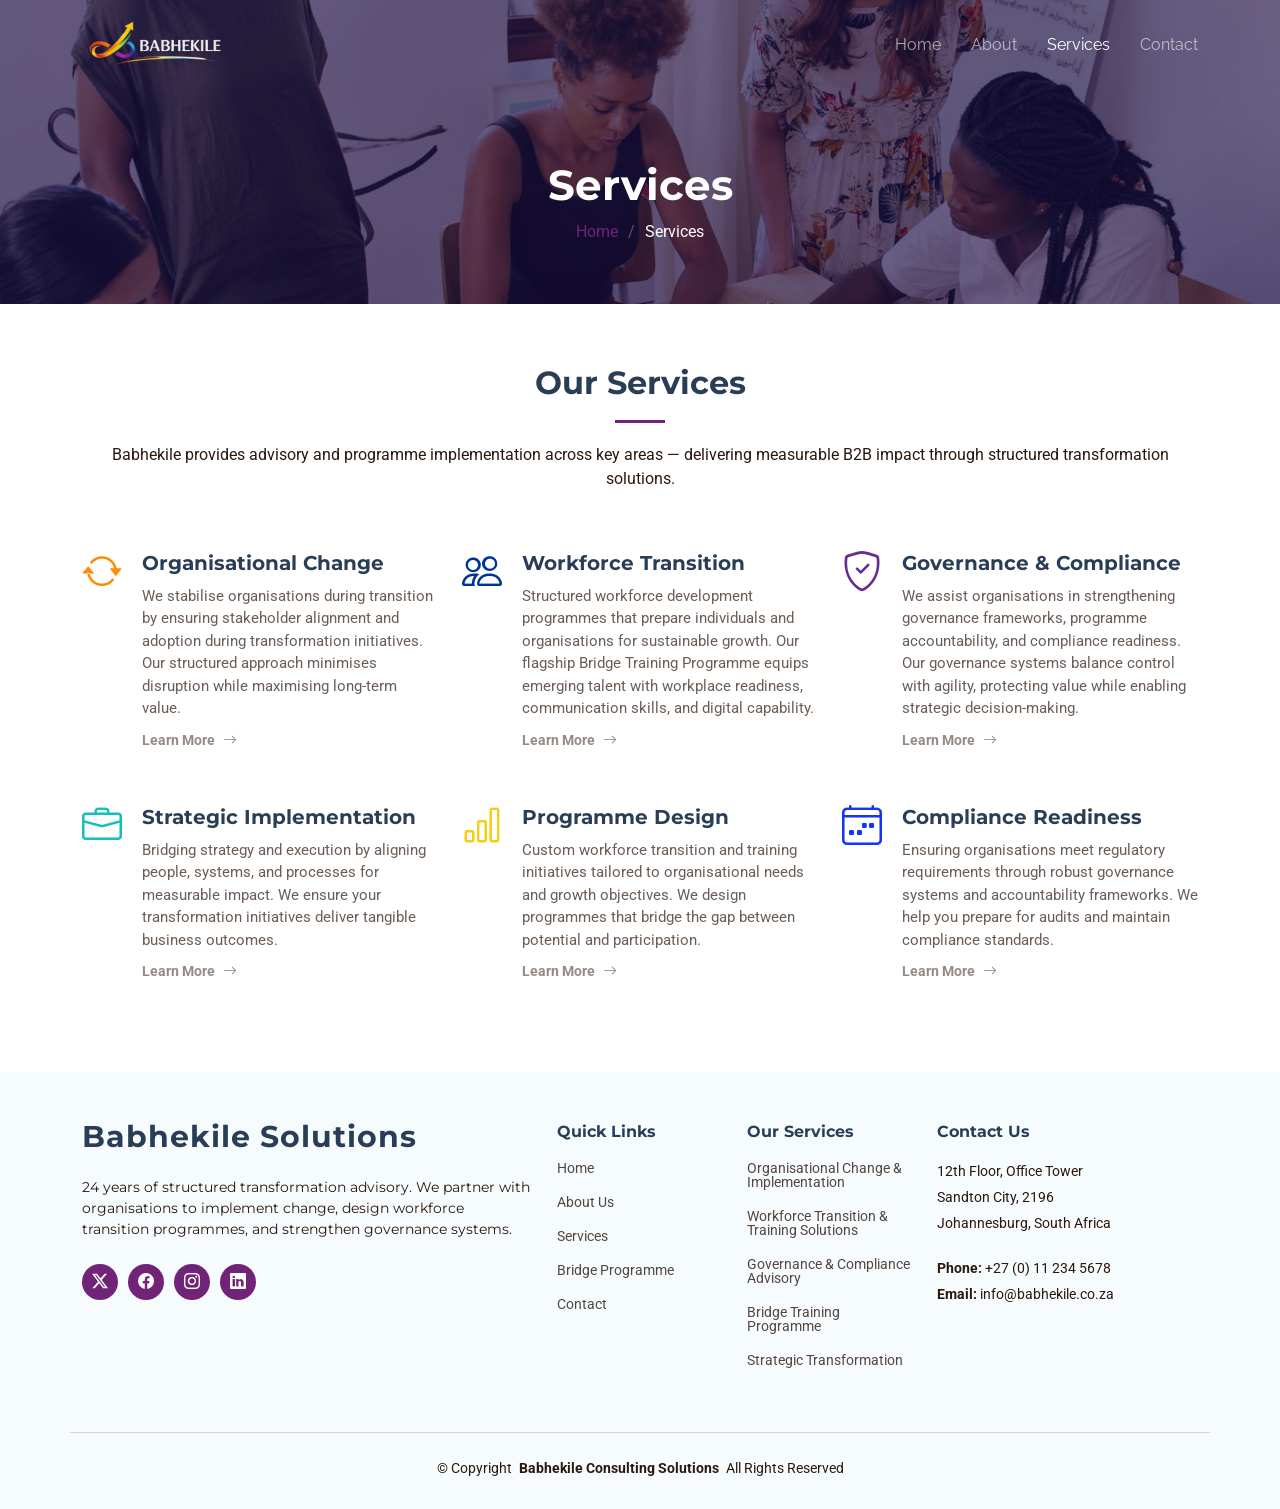
<file: services.html>
<!DOCTYPE html>
<html lang="en">

<head>
  <meta charset="utf-8">
  <meta content="width=device-width, initial-scale=1.0" name="viewport">
  <title>Services - Babhekile Solutions</title>
  <meta name="description" content="">
  <meta name="keywords" content="">

  <!-- Favicons -->
  <link href="assets/img/favicon.png" rel="icon">
  <link href="assets/img/apple-touch-icon.png" rel="apple-touch-icon">

  <!-- Fonts -->
  <link href="https://fonts.googleapis.com" rel="preconnect">
  <link href="https://fonts.gstatic.com" rel="preconnect" crossorigin>
  <link href="https://fonts.googleapis.com/css2?family=Roboto:ital,wght@0,100;0,300;0,400;0,500;0,700;0,900;1,100;1,300;1,400;1,500;1,700;1,900&family=Montserrat:ital,wght@0,100;0,200;0,300;0,400;0,500;0,600;0,700;0,800;0,900;1,100;1,200;1,300;1,400;1,500;1,600;1,700;1,800;1,900&family=Raleway:ital,wght@0,100;0,200;0,300;0,400;0,500;0,600;0,700;0,800;0,900;1,100;1,200;1,300;1,400;1,500;1,600;1,700;1,800;1,900&display=swap" rel="stylesheet">

  <!-- Vendor CSS Files -->
  <link href="assets/vendor/bootstrap/css/bootstrap.min.css" rel="stylesheet">
  <link href="assets/vendor/bootstrap-icons/bootstrap-icons.css" rel="stylesheet">
  <link href="assets/vendor/aos/aos.css" rel="stylesheet">
  <link href="assets/vendor/glightbox/css/glightbox.min.css" rel="stylesheet">
  <link href="assets/vendor/swiper/swiper-bundle.min.css" rel="stylesheet">

  <!-- Main CSS File -->
  <link href="assets/css/main.css" rel="stylesheet">

  <!-- =======================================================
  * Template Name: Nova
  * Template URL: https://bootstrapmade.com/nova-bootstrap-business-template/
  * Updated: Aug 07 2024 with Bootstrap v5.3.3
  * Author: BootstrapMade.com
  * License: https://bootstrapmade.com/license/
  ======================================================== -->
</head>

<body class="services-page">

 <header id="header" class="header d-flex align-items-center fixed-top">
    <div class="container-fluid container-xl position-relative d-flex align-items-center justify-content-between">

      <a href="index.html" class="logo d-flex align-items-center">
        <!-- Uncomment the line below if you also wish to use an image logo -->
        <h1 class="sitename">

        <img src="assets/img/logo.png" alt=""> 

        </h1>
      </a>

      <nav id="navmenu" class="navmenu">
        <ul>
          <li><a href="index.html#hero" >Home<br></a></li>
          <li><a href="about.html">About</a></li>
          <li><a href="services.html" class="active">Services</a></li>
          <!--<li><a href="portfolio.html">Portfolio</a></li>
          <li><a href="team.html">Team</a></li>-->
          <!--<li><a href="blog.html">Blog</a></li>
          <li class="dropdown"><a href="#"><span>Dropdown</span> <i class="bi bi-chevron-down toggle-dropdown"></i></a>
            <ul>
              <li><a href="#">Dropdown 1</a></li>
              <li class="dropdown"><a href="#"><span>Deep Dropdown</span> <i class="bi bi-chevron-down toggle-dropdown"></i></a>
                <ul>
                  <li><a href="#">Deep Dropdown 1</a></li>
                  <li><a href="#">Deep Dropdown 2</a></li>
                  <li><a href="#">Deep Dropdown 3</a></li>
                  <li><a href="#">Deep Dropdown 4</a></li>
                  <li><a href="#">Deep Dropdown 5</a></li>
                </ul>
              </li>
              <li><a href="#">Dropdown 2</a></li>
              <li><a href="#">Dropdown 3</a></li>
              <li><a href="#">Dropdown 4</a></li>
            </ul>
          </li>-->
          <li><a href="contact.html">Contact</a></li>
        </ul>
        <i class="mobile-nav-toggle d-xl-none bi bi-list"></i>
      </nav>

    </div>
  </header>

  <main class="main">

    <!-- Page Title -->
    <div class="page-title dark-background" data-aos="fade" style="background-image: url(assets/img/services-page-title-bg.jpg);">
      <div class="container">
        <h1>Services</h1>
        <nav class="breadcrumbs">
          <ol>
            <li><a href="index.html">Home</a></li>
            <li class="current">Services</li>
          </ol>
        </nav>
      </div>
    </div><!-- End Page Title -->

  <!-- Services Section -->
<section id="services" class="services section">

  <!-- Section Title -->
  <div class="container section-title" data-aos="fade-up">
    <h2>Our Services</h2>
    <p>Babhekile provides advisory and programme implementation across key areas — delivering measurable B2B impact through structured transformation solutions.</p>
  </div><!-- End Section Title -->

  <div class="container">

    <div class="row gy-4">

      <div class="col-lg-4 col-md-6 service-item d-flex" data-aos="fade-up" data-aos-delay="100">
        <div class="icon flex-shrink-0"><i class="bi bi-arrow-repeat" style="color: #FF8C00;"></i></div>
        <div>
          <h4 class="title">Organisational Change</h4>
          <p class="description">We stabilise organisations during transition by ensuring stakeholder alignment and adoption during transformation initiatives. Our structured approach minimises disruption while maximising long-term value.</p>
          <a href="#" class="readmore stretched-link"><span>Learn More</span><i class="bi bi-arrow-right"></i></a>
        </div>
      </div>
      <!-- End Service Item -->

      <div class="col-lg-4 col-md-6 service-item d-flex" data-aos="fade-up" data-aos-delay="200">
        <div class="icon flex-shrink-0"><i class="bi bi-people" style="color: #003399;"></i></div>
        <div>
          <h4 class="title">Workforce Transition</h4>
          <p class="description">Structured workforce development programmes that prepare individuals and organisations for sustainable growth. Our flagship Bridge Training Programme equips emerging talent with workplace readiness, communication skills, and digital capability.</p>
          <a href="#" class="readmore stretched-link"><span>Learn More</span><i class="bi bi-arrow-right"></i></a>
        </div>
      </div><!-- End Service Item -->

      <div class="col-lg-4 col-md-6 service-item d-flex" data-aos="fade-up" data-aos-delay="300">
        <div class="icon flex-shrink-0"><i class="bi bi-shield-check" style="color: #662D91;"></i></div>
        <div>
          <h4 class="title">Governance & Compliance</h4>
          <p class="description">We assist organisations in strengthening governance frameworks, programme accountability, and compliance readiness. Our governance systems balance control with agility, protecting value while enabling strategic decision-making.</p>
          <a href="#" class="readmore stretched-link"><span>Learn More</span><i class="bi bi-arrow-right"></i></a>
        </div>
      </div><!-- End Service Item -->

      <div class="col-lg-4 col-md-6 service-item d-flex" data-aos="fade-up" data-aos-delay="400">
        <div class="icon flex-shrink-0"><i class="bi bi-briefcase" style="color: #15bfbc;"></i></div>
        <div>
          <h4 class="title">Strategic Implementation</h4>
          <p class="description">Bridging strategy and execution by aligning people, systems, and processes for measurable impact. We ensure your transformation initiatives deliver tangible business outcomes.</p>
          <a href="#" class="readmore stretched-link"><span>Learn More</span><i class="bi bi-arrow-right"></i></a>
        </div>
      </div><!-- End Service Item -->

      <div class="col-lg-4 col-md-6 service-item d-flex" data-aos="fade-up" data-aos-delay="500">
        <div class="icon flex-shrink-0"><i class="bi bi-bar-chart" style="color: #f5cf13;"></i></div>
        <div>
          <h4 class="title">Programme Design</h4>
          <p class="description">Custom workforce transition and training initiatives tailored to organisational needs and growth objectives. We design programmes that bridge the gap between potential and participation.</p>
          <a href="#" class="readmore stretched-link"><span>Learn More</span><i class="bi bi-arrow-right"></i></a>
        </div>
      </div><!-- End Service Item -->

      <div class="col-lg-4 col-md-6 service-item d-flex" data-aos="fade-up" data-aos-delay="600">
        <div class="icon flex-shrink-0"><i class="bi bi-calendar4-week" style="color: #1335f5;"></i></div>
        <div>
          <h4 class="title">Compliance Readiness</h4>
          <p class="description">Ensuring organisations meet regulatory requirements through robust governance systems and accountability frameworks. We help you prepare for audits and maintain compliance standards.</p>
          <a href="#" class="readmore stretched-link"><span>Learn More</span><i class="bi bi-arrow-right"></i></a>
        </div>
      </div><!-- End Service Item -->

    </div>

  </div>

</section><!-- /Services Section -->

  
  </main>

   <footer id="footer" class="footer light-background">

    <div class="footer-top">
      <div class="container">
        <div class="row gy-4">
          <div class="col-lg-5 col-md-12 footer-about">
            <a href="index.html" class="logo d-flex align-items-center">
              <span class="sitename">Babhekile Solutions</span>
            </a>
            <p>24 years of structured transformation advisory. We partner with organisations to implement change, design workforce transition programmes, and strengthen governance systems.</p>
            <div class="social-links d-flex mt-4">
              <a href="#"><i class="bi bi-twitter-x"></i></a>
              <a href="#"><i class="bi bi-facebook"></i></a>
              <a href="#"><i class="bi bi-instagram"></i></a>
              <a href="#"><i class="bi bi-linkedin"></i></a>
            </div>
          </div>

          <div class="col-lg-2 col-6 footer-links">
            <h4>Quick Links</h4>
            <ul>
              <li><a href="#">Home</a></li>
              <li><a href="#">About Us</a></li>
              <li><a href="#">Services</a></li>
              <li><a href="#">Bridge Programme</a></li>
              <li><a href="#">Contact</a></li>
            </ul>
          </div>

          <div class="col-lg-2 col-6 footer-links">
            <h4>Our Services</h4>
            <ul>
              <li><a href="#">Organisational Change & Implementation</a></li>
              <li><a href="#">Workforce Transition & Training Solutions</a></li>
              <li><a href="#">Governance & Compliance Advisory</a></li>
              <li><a href="#">Bridge Training Programme</a></li>
              <li><a href="#">Strategic Transformation</a></li>
            </ul>
          </div>

          <div class="col-lg-3 col-md-12 footer-contact text-center text-md-start">
            <h4>Contact Us</h4>
            <p>12th Floor, Office Tower</p>
            <p>Sandton City, 2196</p>
            <p>Johannesburg, South Africa</p>
            <p class="mt-4"><strong>Phone:</strong> <span>+27 (0) 11 234 5678</span></p>
            <p><strong>Email:</strong> <span>info@babhekile.co.za</span></p>
          </div>

        </div>
      </div>
    </div>

    <div class="container copyright text-center">
      <p>© <span>Copyright</span> <strong class="px-1 sitename">Babhekile Consulting Solutions</strong> <span>All Rights Reserved</span></p>
      <div class="credits">
        <!-- All the links in the footer should remain intact. -->
        <!-- You can delete the links only if you've purchased the pro version. -->
        <!-- Licensing information: https://bootstrapmade.com/license/ -->
        <!-- Purchase the pro version with working PHP/AJAX contact form: [buy-url] -->
       
      </div>
    </div>

  </footer>

  <!-- Scroll Top -->
  <a href="#" id="scroll-top" class="scroll-top d-flex align-items-center justify-content-center"><i class="bi bi-arrow-up-short"></i></a>

  <!-- Preloader -->
  <div id="preloader"></div>

  <!-- Vendor JS Files -->
  <script src="assets/vendor/bootstrap/js/bootstrap.bundle.min.js"></script>
  <script src="assets/vendor/php-email-form/validate.js"></script>
  <script src="assets/vendor/aos/aos.js"></script>
  <script src="assets/vendor/glightbox/js/glightbox.min.js"></script>
  <script src="assets/vendor/swiper/swiper-bundle.min.js"></script>
  <script src="assets/vendor/imagesloaded/imagesloaded.pkgd.min.js"></script>
  <script src="assets/vendor/isotope-layout/isotope.pkgd.min.js"></script>

  <!-- Main JS File -->
  <script src="assets/js/main.js"></script>

</body>

</html>
</file>
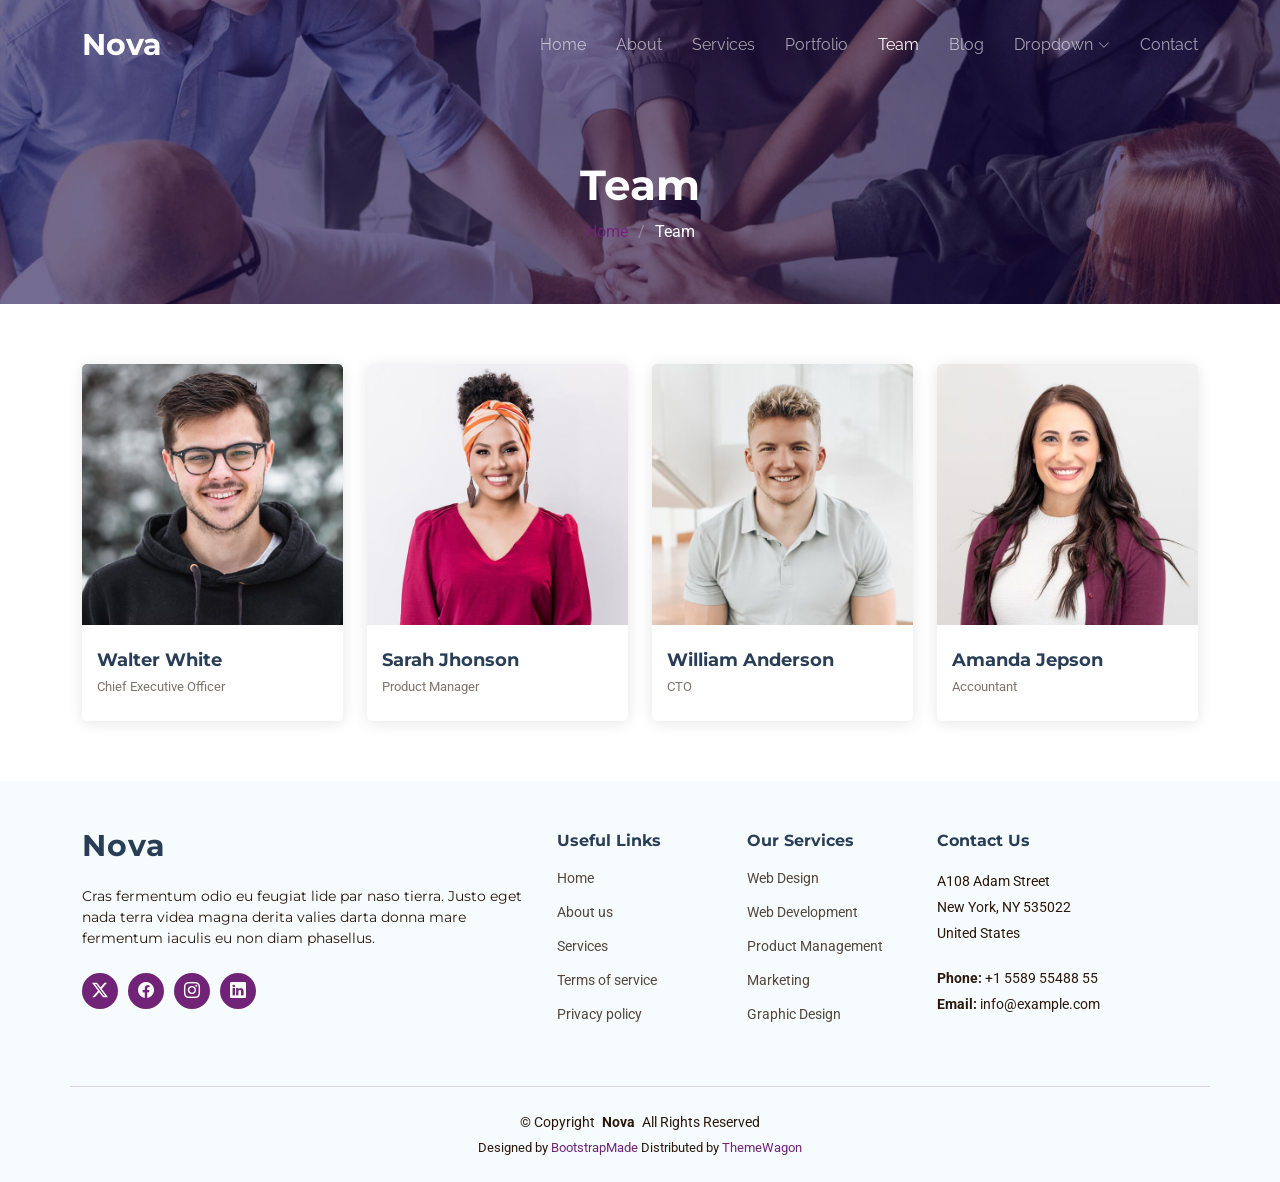
<file: team.html>
<!DOCTYPE html>
<html lang="en">

<head>
  <meta charset="utf-8">
  <meta content="width=device-width, initial-scale=1.0" name="viewport">
  <title>Team - Nova Bootstrap Template</title>
  <meta name="description" content="">
  <meta name="keywords" content="">

  <!-- Favicons -->
  <link href="assets/img/favicon.png" rel="icon">
  <link href="assets/img/apple-touch-icon.png" rel="apple-touch-icon">

  <!-- Fonts -->
  <link href="https://fonts.googleapis.com" rel="preconnect">
  <link href="https://fonts.gstatic.com" rel="preconnect" crossorigin>
  <link href="https://fonts.googleapis.com/css2?family=Roboto:ital,wght@0,100;0,300;0,400;0,500;0,700;0,900;1,100;1,300;1,400;1,500;1,700;1,900&family=Montserrat:ital,wght@0,100;0,200;0,300;0,400;0,500;0,600;0,700;0,800;0,900;1,100;1,200;1,300;1,400;1,500;1,600;1,700;1,800;1,900&family=Raleway:ital,wght@0,100;0,200;0,300;0,400;0,500;0,600;0,700;0,800;0,900;1,100;1,200;1,300;1,400;1,500;1,600;1,700;1,800;1,900&display=swap" rel="stylesheet">

  <!-- Vendor CSS Files -->
  <link href="assets/vendor/bootstrap/css/bootstrap.min.css" rel="stylesheet">
  <link href="assets/vendor/bootstrap-icons/bootstrap-icons.css" rel="stylesheet">
  <link href="assets/vendor/aos/aos.css" rel="stylesheet">
  <link href="assets/vendor/glightbox/css/glightbox.min.css" rel="stylesheet">
  <link href="assets/vendor/swiper/swiper-bundle.min.css" rel="stylesheet">

  <!-- Main CSS File -->
  <link href="assets/css/main.css" rel="stylesheet">

  <!-- =======================================================
  * Template Name: Nova
  * Template URL: https://bootstrapmade.com/nova-bootstrap-business-template/
  * Updated: Aug 07 2024 with Bootstrap v5.3.3
  * Author: BootstrapMade.com
  * License: https://bootstrapmade.com/license/
  ======================================================== -->
</head>

<body class="team-page">

  <header id="header" class="header d-flex align-items-center fixed-top">
    <div class="container-fluid container-xl position-relative d-flex align-items-center justify-content-between">

      <a href="index.html" class="logo d-flex align-items-center">
        <!-- Uncomment the line below if you also wish to use an image logo -->
        <!-- <img src="assets/img/logo.png" alt=""> -->
        <h1 class="sitename">Nova</h1>
      </a>

      <nav id="navmenu" class="navmenu">
        <ul>
          <li><a href="index.html">Home<br></a></li>
          <li><a href="about.html">About</a></li>
          <li><a href="services.html">Services</a></li>
          <li><a href="portfolio.html">Portfolio</a></li>
          <li><a href="team.html" class="active">Team</a></li>
          <li><a href="blog.html">Blog</a></li>
          <li class="dropdown"><a href="#"><span>Dropdown</span> <i class="bi bi-chevron-down toggle-dropdown"></i></a>
            <ul>
              <li><a href="#">Dropdown 1</a></li>
              <li class="dropdown"><a href="#"><span>Deep Dropdown</span> <i class="bi bi-chevron-down toggle-dropdown"></i></a>
                <ul>
                  <li><a href="#">Deep Dropdown 1</a></li>
                  <li><a href="#">Deep Dropdown 2</a></li>
                  <li><a href="#">Deep Dropdown 3</a></li>
                  <li><a href="#">Deep Dropdown 4</a></li>
                  <li><a href="#">Deep Dropdown 5</a></li>
                </ul>
              </li>
              <li><a href="#">Dropdown 2</a></li>
              <li><a href="#">Dropdown 3</a></li>
              <li><a href="#">Dropdown 4</a></li>
            </ul>
          </li>
          <li><a href="contact.html">Contact</a></li>
        </ul>
        <i class="mobile-nav-toggle d-xl-none bi bi-list"></i>
      </nav>

    </div>
  </header>

  <main class="main">

    <!-- Page Title -->
    <div class="page-title dark-background" data-aos="fade" style="background-image: url(assets/img/team-page-title-bg.jpg);">
      <div class="container">
        <h1>Team</h1>
        <nav class="breadcrumbs">
          <ol>
            <li><a href="index.html">Home</a></li>
            <li class="current">Team</li>
          </ol>
        </nav>
      </div>
    </div><!-- End Page Title -->

    <!-- Team Section -->
    <section id="team" class="team section">

      <div class="container">

        <div class="row gy-4">

          <div class="col-lg-3 col-md-6 d-flex align-items-stretch" data-aos="fade-up" data-aos-delay="100">
            <div class="team-member">
              <div class="member-img">
                <img src="assets/img/team/team-1.jpg" class="img-fluid" alt="">
                <div class="social">
                  <a href=""><i class="bi bi-twitter-x"></i></a>
                  <a href=""><i class="bi bi-facebook"></i></a>
                  <a href=""><i class="bi bi-instagram"></i></a>
                  <a href=""><i class="bi bi-linkedin"></i></a>
                </div>
              </div>
              <div class="member-info">
                <h4>Walter White</h4>
                <span>Chief Executive Officer</span>
              </div>
            </div>
          </div><!-- End Team Member -->

          <div class="col-lg-3 col-md-6 d-flex align-items-stretch" data-aos="fade-up" data-aos-delay="200">
            <div class="team-member">
              <div class="member-img">
                <img src="assets/img/team/team-2.jpg" class="img-fluid" alt="">
                <div class="social">
                  <a href=""><i class="bi bi-twitter-x"></i></a>
                  <a href=""><i class="bi bi-facebook"></i></a>
                  <a href=""><i class="bi bi-instagram"></i></a>
                  <a href=""><i class="bi bi-linkedin"></i></a>
                </div>
              </div>
              <div class="member-info">
                <h4>Sarah Jhonson</h4>
                <span>Product Manager</span>
              </div>
            </div>
          </div><!-- End Team Member -->

          <div class="col-lg-3 col-md-6 d-flex align-items-stretch" data-aos="fade-up" data-aos-delay="300">
            <div class="team-member">
              <div class="member-img">
                <img src="assets/img/team/team-3.jpg" class="img-fluid" alt="">
                <div class="social">
                  <a href=""><i class="bi bi-twitter-x"></i></a>
                  <a href=""><i class="bi bi-facebook"></i></a>
                  <a href=""><i class="bi bi-instagram"></i></a>
                  <a href=""><i class="bi bi-linkedin"></i></a>
                </div>
              </div>
              <div class="member-info">
                <h4>William Anderson</h4>
                <span>CTO</span>
              </div>
            </div>
          </div><!-- End Team Member -->

          <div class="col-lg-3 col-md-6 d-flex align-items-stretch" data-aos="fade-up" data-aos-delay="400">
            <div class="team-member">
              <div class="member-img">
                <img src="assets/img/team/team-4.jpg" class="img-fluid" alt="">
                <div class="social">
                  <a href=""><i class="bi bi-twitter-x"></i></a>
                  <a href=""><i class="bi bi-facebook"></i></a>
                  <a href=""><i class="bi bi-instagram"></i></a>
                  <a href=""><i class="bi bi-linkedin"></i></a>
                </div>
              </div>
              <div class="member-info">
                <h4>Amanda Jepson</h4>
                <span>Accountant</span>
              </div>
            </div>
          </div><!-- End Team Member -->

        </div>

      </div>

    </section><!-- /Team Section -->

  </main>

  <footer id="footer" class="footer light-background">

    <div class="footer-top">
      <div class="container">
        <div class="row gy-4">
          <div class="col-lg-5 col-md-12 footer-about">
            <a href="index.html" class="logo d-flex align-items-center">
              <span class="sitename">Nova</span>
            </a>
            <p>Cras fermentum odio eu feugiat lide par naso tierra. Justo eget nada terra videa magna derita valies darta donna mare fermentum iaculis eu non diam phasellus.</p>
            <div class="social-links d-flex mt-4">
              <a href=""><i class="bi bi-twitter-x"></i></a>
              <a href=""><i class="bi bi-facebook"></i></a>
              <a href=""><i class="bi bi-instagram"></i></a>
              <a href=""><i class="bi bi-linkedin"></i></a>
            </div>
          </div>

          <div class="col-lg-2 col-6 footer-links">
            <h4>Useful Links</h4>
            <ul>
              <li><a href="#">Home</a></li>
              <li><a href="#">About us</a></li>
              <li><a href="#">Services</a></li>
              <li><a href="#">Terms of service</a></li>
              <li><a href="#">Privacy policy</a></li>
            </ul>
          </div>

          <div class="col-lg-2 col-6 footer-links">
            <h4>Our Services</h4>
            <ul>
              <li><a href="#">Web Design</a></li>
              <li><a href="#">Web Development</a></li>
              <li><a href="#">Product Management</a></li>
              <li><a href="#">Marketing</a></li>
              <li><a href="#">Graphic Design</a></li>
            </ul>
          </div>

          <div class="col-lg-3 col-md-12 footer-contact text-center text-md-start">
            <h4>Contact Us</h4>
            <p>A108 Adam Street</p>
            <p>New York, NY 535022</p>
            <p>United States</p>
            <p class="mt-4"><strong>Phone:</strong> <span>+1 5589 55488 55</span></p>
            <p><strong>Email:</strong> <span>info@example.com</span></p>
          </div>

        </div>
      </div>
    </div>

    <div class="container copyright text-center">
      <p>© <span>Copyright</span> <strong class="px-1 sitename">Nova</strong> <span>All Rights Reserved</span></p>
      <div class="credits">
        <!-- All the links in the footer should remain intact. -->
        <!-- You can delete the links only if you've purchased the pro version. -->
        <!-- Licensing information: https://bootstrapmade.com/license/ -->
        <!-- Purchase the pro version with working PHP/AJAX contact form: [buy-url] -->
        Designed by <a href="https://bootstrapmade.com/">BootstrapMade</a> Distributed by <a href="https://themewagon.com">ThemeWagon</a>
      </div>
    </div>

  </footer>

  <!-- Scroll Top -->
  <a href="#" id="scroll-top" class="scroll-top d-flex align-items-center justify-content-center"><i class="bi bi-arrow-up-short"></i></a>

  <!-- Preloader -->
  <div id="preloader"></div>

  <!-- Vendor JS Files -->
  <script src="assets/vendor/bootstrap/js/bootstrap.bundle.min.js"></script>
  <script src="assets/vendor/php-email-form/validate.js"></script>
  <script src="assets/vendor/aos/aos.js"></script>
  <script src="assets/vendor/glightbox/js/glightbox.min.js"></script>
  <script src="assets/vendor/swiper/swiper-bundle.min.js"></script>
  <script src="assets/vendor/imagesloaded/imagesloaded.pkgd.min.js"></script>
  <script src="assets/vendor/isotope-layout/isotope.pkgd.min.js"></script>

  <!-- Main JS File -->
  <script src="assets/js/main.js"></script>

</body>

</html>
</file>
<file: assets/css/main.css>
/**
* Template Name: Nova
* Template URL: https://bootstrapmade.com/nova-bootstrap-business-template/
* Updated: Aug 07 2024 with Bootstrap v5.3.3
* Author: BootstrapMade.com
* License: https://bootstrapmade.com/license/
*/

/*--------------------------------------------------------------
# Font & Color Variables
# Help: https://bootstrapmade.com/color-system/
--------------------------------------------------------------*/
/* Fonts */
:root {
  --default-font: "Roboto",  system-ui, -apple-system, "Segoe UI", Roboto, "Helvetica Neue", Arial, "Noto Sans", "Liberation Sans", sans-serif, "Apple Color Emoji", "Segoe UI Emoji", "Segoe UI Symbol", "Noto Color Emoji";
  --heading-font: "Montserrat",  sans-serif;
  --nav-font: "Raleway",  sans-serif;
}

/* Global Colors - The following color variables are used throughout the website. Updating them here will change the color scheme of the entire website */
:root { 
  --background-color: #ffffff; /* Background color for the entire website, including individual sections */
  --default-color: #2b180d; /* Default color used for the majority of the text content across the entire website */
  --heading-color: #293e56; /* Color for headings, subheadings and title throughout the website */
  --accent-color: #712378; /* Accent color that represents your brand on the website. It's used for buttons, links, and other elements that need to stand out */
  --surface-color: #ffffff; /* The surface color is used as a background of boxed elements within sections, such as cards, icon boxes, or other elements that require a visual separation from the global background. */
  --contrast-color: #ffffff; /* Contrast color for text, ensuring readability against backgrounds of accent, heading, or default colors. */
}

/* Nav Menu Colors - The following color variables are used specifically for the navigation menu. They are separate from the global colors to allow for more customization options */
:root {
  --nav-color: rgba(255, 255, 255, 0.6);  /* The default color of the main navmenu links */
  --nav-hover-color: #ffffff; /* Applied to main navmenu links when they are hovered over or active */
  --nav-mobile-background-color: #ffffff; /* Used as the background color for mobile navigation menu */
  --nav-dropdown-background-color: #ffffff; /* Used as the background color for dropdown items that appear when hovering over primary navigation items */
  --nav-dropdown-color: #344960; /* Used for navigation links of the dropdown items in the navigation menu. */
  --nav-dropdown-hover-color: #56b8e6; /* Similar to --nav-hover-color, this color is applied to dropdown navigation links when they are hovered over. */
}

/* Color Presets - These classes override global colors when applied to any section or element, providing reuse of the sam color scheme. */

.light-background {
  --background-color: #f6fcfe;
  --surface-color: #ffffff;
}

.dark-background {
  --background-color: #180b47;
  --default-color: #ffffff;
  --heading-color: #ffffff;
  --surface-color: #254160;
  --contrast-color: #ffffff;
}

/* Smooth scroll */
:root {
  scroll-behavior: smooth;
}

/*--------------------------------------------------------------
# General Styling & Shared Classes
--------------------------------------------------------------*/
body {
  color: var(--default-color);
  background-color: var(--background-color);
  font-family: var(--default-font);
}

a {
  color: var(--accent-color);
  text-decoration: none;
  transition: 0.3s;
}

a:hover {
  color: color-mix(in srgb, var(--accent-color), transparent 25%);
  text-decoration: none;
}

h1,
h2,
h3,
h4,
h5,
h6 {
  color: var(--heading-color);
  font-family: var(--heading-font);
}

/* PHP Email Form Messages
------------------------------*/
.php-email-form .error-message {
  display: none;
  background: #df1529;
  color: #ffffff;
  text-align: left;
  padding: 15px;
  margin-bottom: 24px;
  font-weight: 600;
}

.php-email-form .sent-message {
  display: none;
  color: #ffffff;
  background: #059652;
  text-align: center;
  padding: 15px;
  margin-bottom: 24px;
  font-weight: 600;
}

.php-email-form .loading {
  display: none;
  background: var(--surface-color);
  text-align: center;
  padding: 15px;
  margin-bottom: 24px;
}

.php-email-form .loading:before {
  content: "";
  display: inline-block;
  border-radius: 50%;
  width: 24px;
  height: 24px;
  margin: 0 10px -6px 0;
  border: 3px solid var(--accent-color);
  border-top-color: var(--surface-color);
  animation: php-email-form-loading 1s linear infinite;
}

@keyframes php-email-form-loading {
  0% {
    transform: rotate(0deg);
  }

  100% {
    transform: rotate(360deg);
  }
}

/*--------------------------------------------------------------
# Global Header
--------------------------------------------------------------*/
.header {
  --background-color: rgba(255, 255, 255, 0);
  --heading-color: #ffffff;
  color: var(--default-color);
  background-color: var(--background-color);
  padding: 15px 0;
  transition: all 0.5s;
  z-index: 997;
}

.header .logo {
  line-height: 1;
}

.header .logo img {
  max-height: 32px;        /* Increased from 42px to 65px */
  margin-right: 8px;       /* Slightly increased margin for better spacing */
 
  transition: max-height 0.3s ease; /* Smooth transition if needed */
}

/* Optional: Make it even larger on bigger screens */
@media (min-width: 1200px) {
  .header .logo img {
    max-height: 60px;       /* Even larger on desktop */
  }
}

/* Optional: Slightly smaller on mobile if needed */
@media (max-width: 768px) {
  .header .logo img {
    max-height: 60px;       /* Still bigger than original but scales down nicely */
  }
}

.header .logo h1 {
  font-size: 30px;
  margin: 0;
  font-weight: 700;
  color: var(--heading-color);
}

.scrolled .header {
  box-shadow: 0px 0 18px rgba(236, 231, 231, 0.1);
}

/* Global Header on Scroll
------------------------------*/
.scrolled .header {
  --background-color: #180b47;
}

/*--------------------------------------------------------------
# Navigation Menu
--------------------------------------------------------------*/
/* Navmenu - Desktop */
@media (min-width: 1200px) {
  .navmenu {
    padding: 0;
  }

  .navmenu ul {
    margin: 0;
    padding: 0;
    display: flex;
    list-style: none;
    align-items: center;
  }

  .navmenu li {
    position: relative;
  }

  .navmenu a,
  .navmenu a:focus {
    color: var(--nav-color);
    padding: 18px 15px;
    font-size: 16px;
    font-family: var(--nav-font);
    font-weight: 400;
    display: flex;
    align-items: center;
    justify-content: space-between;
    white-space: nowrap;
    transition: 0.3s;
  }

  .navmenu a i,
  .navmenu a:focus i {
    font-size: 12px;
    line-height: 0;
    margin-left: 5px;
    transition: 0.3s;
  }

  .navmenu li:last-child a {
    padding-right: 0;
  }

  .navmenu li:hover>a,
  .navmenu .active,
  .navmenu .active:focus {
    color: var(--nav-hover-color);
  }

  .navmenu .dropdown ul {
    margin: 0;
    padding: 10px 0;
    background: var(--nav-dropdown-background-color);
    display: block;
    position: absolute;
    visibility: hidden;
    left: 14px;
    top: 130%;
    opacity: 0;
    transition: 0.3s;
    border-radius: 0;
    z-index: 99;
    box-shadow: 0px 0px 30px rgba(0, 0, 0, 0.1);
  }

  .navmenu .dropdown ul li {
    min-width: 200px;
  }

  .navmenu .dropdown ul a {
    padding: 10px 20px;
    font-size: 15px;
    text-transform: none;
    color: var(--nav-dropdown-color);
  }

  .navmenu .dropdown ul a i {
    font-size: 12px;
  }

  .navmenu .dropdown ul a:hover,
  .navmenu .dropdown ul .active:hover,
  .navmenu .dropdown ul li:hover>a {
    color: var(--nav-dropdown-hover-color);
  }

  .navmenu .dropdown:hover>ul {
    opacity: 1;
    top: 100%;
    visibility: visible;
  }

  .navmenu .dropdown .dropdown ul {
    top: 0;
    left: -90%;
    visibility: hidden;
  }

  .navmenu .dropdown .dropdown:hover>ul {
    opacity: 1;
    top: 0;
    left: -100%;
    visibility: visible;
  }
}

/* Navmenu - Mobile */
@media (max-width: 1199px) {
  .mobile-nav-toggle {
    color: var(--nav-color);
    font-size: 28px;
    line-height: 0;
    margin-right: 10px;
    cursor: pointer;
    transition: color 0.3s;
  }

  .navmenu {
    padding: 0;
    z-index: 9997;
  }

  .navmenu ul {
    display: none;
    list-style: none;
    position: absolute;
    inset: 60px 20px 20px 20px;
    padding: 10px 0;
    margin: 0;
    border-radius: 6px;
    background-color: var(--nav-mobile-background-color);
    overflow-y: auto;
    transition: 0.3s;
    z-index: 9998;
    box-shadow: 0px 0px 30px rgba(0, 0, 0, 0.1);
  }

  .navmenu a,
  .navmenu a:focus {
    color: var(--nav-dropdown-color);
    padding: 10px 20px;
    font-family: var(--nav-font);
    font-size: 17px;
    font-weight: 500;
    display: flex;
    align-items: center;
    justify-content: space-between;
    white-space: nowrap;
    transition: 0.3s;
  }

  .navmenu a i,
  .navmenu a:focus i {
    font-size: 12px;
    line-height: 0;
    margin-left: 5px;
    width: 30px;
    height: 30px;
    display: flex;
    align-items: center;
    justify-content: center;
    border-radius: 50%;
    transition: 0.3s;
    background-color: color-mix(in srgb, var(--accent-color), transparent 90%);
  }

  .navmenu a i:hover,
  .navmenu a:focus i:hover {
    background-color: var(--accent-color);
    color: var(--contrast-color);
  }

  .navmenu a:hover,
  .navmenu .active,
  .navmenu .active:focus {
    color: var(--nav-dropdown-hover-color);
  }

  .navmenu .active i,
  .navmenu .active:focus i {
    background-color: var(--accent-color);
    color: var(--contrast-color);
    transform: rotate(180deg);
  }

  .navmenu .dropdown ul {
    position: static;
    display: none;
    z-index: 99;
    padding: 10px 0;
    margin: 10px 20px;
    background-color: var(--nav-dropdown-background-color);
    border: 1px solid color-mix(in srgb, var(--default-color), transparent 90%);
    box-shadow: none;
    transition: all 0.5s ease-in-out;
  }

  .navmenu .dropdown ul ul {
    background-color: rgba(33, 37, 41, 0.1);
  }

  .navmenu .dropdown>.dropdown-active {
    display: block;
    background-color: rgba(33, 37, 41, 0.03);
  }

  .mobile-nav-active {
    overflow: hidden;
  }

  .mobile-nav-active .mobile-nav-toggle {
    color: #fff;
    position: absolute;
    font-size: 32px;
    top: 15px;
    right: 15px;
    margin-right: 0;
    z-index: 9999;
  }

  .mobile-nav-active .navmenu {
    position: fixed;
    overflow: hidden;
    inset: 0;
    background: rgba(33, 37, 41, 0.8);
    transition: 0.3s;
  }

  .mobile-nav-active .navmenu>ul {
    display: block;
  }
}

/*--------------------------------------------------------------
# Global Footer
--------------------------------------------------------------*/
.footer {
  color: var(--default-color);
  background-color: var(--background-color);
  font-size: 14px;
  position: relative;
}

.footer .footer-top {
  padding-top: 50px;
}

.footer .footer-about .logo {
  line-height: 1;
  margin-bottom: 25px;
}

.footer .footer-about .logo img {
  max-height: 40px;
  margin-right: 6px;
}

.footer .footer-about .logo span {
  color: var(--heading-color);
  font-size: 30px;
  font-weight: 700;
  letter-spacing: 1px;
  font-family: var(--heading-font);
}

.footer .footer-about p {
  font-size: 14px;
  font-family: var(--heading-font);
}

.footer .social-links a {
  color: var(--contrast-color);
  background-color: var(--accent-color);
  display: flex;
  align-items: center;
  justify-content: center;
  width: 36px;
  height: 36px;
  border-radius: 50%;
  font-size: 16px;
  margin-right: 10px;
  transition: 0.3s;
}

.footer .social-links a:hover {
  color: var(--contrast-color);
  background-color: color-mix(in srgb, var(--accent-color) 90%, black 15%);
}

.footer h4 {
  font-size: 16px;
  font-weight: bold;
  position: relative;
  padding-bottom: 12px;
}

.footer .footer-links {
  margin-bottom: 30px;
}

.footer .footer-links ul {
  list-style: none;
  padding: 0;
  margin: 0;
}

.footer .footer-links ul i {
  padding-right: 2px;
  font-size: 12px;
  line-height: 0;
}

.footer .footer-links ul li {
  padding: 10px 0;
  display: flex;
  align-items: center;
}

.footer .footer-links ul li:first-child {
  padding-top: 0;
}

.footer .footer-links ul a {
  color: color-mix(in srgb, var(--default-color), transparent 20%);
  display: inline-block;
  line-height: 1;
}

.footer .footer-links ul a:hover {
  color: var(--accent-color);
}

.footer .footer-contact p {
  margin-bottom: 5px;
}

.footer .copyright {
  border-top: 1px solid color-mix(in srgb, var(--accent-color), transparent 80%);
  margin-top: 25px;
  padding-top: 25px;
  padding-bottom: 25px;
}

.footer .copyright p {
  margin-bottom: 0;
}

.footer .credits {
  margin-top: 5px;
  font-size: 13px;
}

/*--------------------------------------------------------------
# Preloader
--------------------------------------------------------------*/
#preloader {
  position: fixed;
  inset: 0;
  z-index: 9999;
  overflow: hidden;
  background-color: var(--background-color);
  transition: all 0.6s ease-out;
}

#preloader:before {
  content: "";
  position: fixed;
  top: calc(50% - 30px);
  left: calc(50% - 30px);
  border: 6px solid var(--accent-color);
  border-top-color: color-mix(in srgb, var(--accent-color), transparent 90%);
  border-radius: 50%;
  width: 60px;
  height: 60px;
  animation: animate-preloader 1s linear infinite;
}

@keyframes animate-preloader {
  0% {
    transform: rotate(0deg);
  }

  100% {
    transform: rotate(360deg);
  }
}

/*--------------------------------------------------------------
# Scroll Top Button
--------------------------------------------------------------*/
.scroll-top {
  position: fixed;
  visibility: hidden;
  opacity: 0;
  right: 15px;
  bottom: 15px;
  z-index: 99999;
  background-color: var(--accent-color);
  width: 40px;
  height: 40px;
  border-radius: 4px;
  transition: all 0.4s;
}

.scroll-top i {
  font-size: 24px;
  color: var(--contrast-color);
  line-height: 0;
}

.scroll-top:hover {
  background-color: color-mix(in srgb, var(--accent-color), transparent 20%);
  color: var(--contrast-color);
}

.scroll-top.active {
  visibility: visible;
  opacity: 1;
}

/*--------------------------------------------------------------
# Disable aos animation delay on mobile devices
--------------------------------------------------------------*/
@media screen and (max-width: 768px) {
  [data-aos-delay] {
    transition-delay: 0 !important;
  }
}

/*--------------------------------------------------------------
# Global Page Titles & Breadcrumbs
--------------------------------------------------------------*/
.page-title {
  color: var(--default-color);
  background-color: var(--background-color);
  background-size: cover;
  background-position: center;
  background-repeat: no-repeat;
  padding: 160px 0 60px 0;
  text-align: center;
  position: relative;
}

.page-title:before {
  content: "";
  background-color: color-mix(in srgb, var(--background-color), transparent 40%);
  position: absolute;
  inset: 0;
}

.page-title .container {
  position: relative;
}

.page-title h1 {
  font-size: 42px;
  font-weight: 700;
  margin-bottom: 10px;
}

.page-title .breadcrumbs ol {
  display: flex;
  flex-wrap: wrap;
  list-style: none;
  justify-content: center;
  padding: 0;
  margin: 0;
  font-size: 16px;
  font-weight: 400;
}

.page-title .breadcrumbs ol li+li {
  padding-left: 10px;
}

.page-title .breadcrumbs ol li+li::before {
  content: "/";
  display: inline-block;
  padding-right: 10px;
  color: color-mix(in srgb, var(--default-color), transparent 70%);
}

/*--------------------------------------------------------------
# Global Sections
--------------------------------------------------------------*/
section,
.section {
  color: var(--default-color);
  background-color: var(--background-color);
  padding: 60px 0;
  scroll-margin-top: 100px;
  overflow: clip;
}

@media (max-width: 1199px) {

  section,
  .section {
    scroll-margin-top: 66px;
  }
}

/*--------------------------------------------------------------
# Global Section Titles
--------------------------------------------------------------*/
.section-title {
  text-align: center;
  padding-bottom: 60px;
  position: relative;
}

.section-title h2 {
  font-size: 32px;
  font-weight: 700;
  margin-bottom: 20px;
  padding-bottom: 20px;
  position: relative;
}

.section-title h2:after {
  content: "";
  position: absolute;
  display: block;
  width: 50px;
  height: 3px;
  background: var(--accent-color);
  left: 0;
  right: 0;
  bottom: 0;
  margin: auto;
}

.section-title p {
  margin-bottom: 0;
}

/*--------------------------------------------------------------
# Hero Section
--------------------------------------------------------------*/
.hero {
  width: 100%;
  min-height: 100vh;
  position: relative;
  padding: 120px 0 60px;
  display: flex;
  align-items: center;
}

@media (min-width: 1200px) {
  .hero:after {
    position: absolute;
    content: "";
    width: 44%;
    background-image: linear-gradient(180deg, color-mix(in srgb, var(--background-color), transparent 15%), color-mix(in srgb, var(--background-color), transparent 15%) 100%), linear-gradient(180deg, rgb(0, 0, 0), rgb(0, 0, 0) 100%);
    top: 0;
    bottom: 0;
    z-index: 2;
  }
}

.hero:before {
  position: absolute;
  content: "";
  background: color-mix(in srgb, var(--background-color), transparent 40%);
  inset: 0;
  z-index: 2;
}

.hero img {
  position: absolute;
  inset: 0;
  display: block;
  width: 100%;
  height: 100%;
  object-fit: cover;
  z-index: 1;
}

.hero .container,
.hero .container-fluid {
  z-index: 3;
  position: relative;
}

.hero h1 {
  margin: 0;
  font-size: 3rem;
  font-weight: 700;
}

.hero blockquote {
  color: color-mix(in srgb, var(--default-color), transparent 20%);
  padding-left: 20px;
  border-left: 2px solid var(--accent-color);
  margin: 40px 0;
}

.hero .btn-get-started {
  color: var(--contrast-color);
  background: var(--accent-color);
  font-family: var(--heading-font);
  font-weight: 600;
  font-size: 14px;
  letter-spacing: 1px;
  display: inline-block;
  padding: 12px 30px;
  border-radius: 50px;
  transition: 0.5s;
}

.hero .btn-get-started:hover {
  background: color-mix(in srgb, var(--accent-color) 90%, white 15%);
}

.hero .btn-watch-video {
  font-size: 16px;
  transition: 0.5s;
  margin-left: 25px;
  color: var(--default-color);
  font-weight: 600;
}

.hero .btn-watch-video i {
  color: color-mix(in srgb, var(--default-color), transparent 50%);
  font-size: 32px;
  transition: 0.3s;
  line-height: 0;
  margin-right: 8px;
}

.hero .btn-watch-video:hover {
  color: var(--default-color);
}

.hero .btn-watch-video:hover i {
  color: var(--default-color);
}

@media (max-width: 640px) {
  .hero h1 {
    font-size: 28px;
    line-height: 36px;
  }

  .hero .btn-get-started,
  .hero .btn-watch-video {
    font-size: 13px;
  }
}

/*--------------------------------------------------------------
# Why Us Section
--------------------------------------------------------------*/
.why-us .img-bg {
  min-height: 500px;
  position: relative;
}

.why-us .img-bg img {
  position: absolute;
  inset: 0;
  display: block;
  width: 100%;
  height: 100%;
  object-fit: cover;
  z-index: 1;
}

.why-us .slides {
  background-color: color-mix(in srgb, var(--default-color), transparent 97%);
}

.why-us h3 {
  font-size: 24px;
  font-weight: 700;
}

.why-us h4 {
  font-size: 18px;
  font-weight: 300;
  color: color-mix(in srgb, var(--default-color), transparent 30%);
}

.why-us .swiper {
  margin: 140px 140px 120px 140px;
  overflow: hidden;
}

.why-us .swiper-wrapper {
  height: auto;
}

.why-us .swiper-button-prev:after,
.why-us .swiper-button-next:after {
  font-size: 24px;
  color: color-mix(in srgb, var(--default-color), transparent 50%);
}

.why-us .swiper-button-prev {
  left: 80px;
}

.why-us .swiper-button-next {
  right: 80px;
}

.why-us .swiper-pagination {
  margin-top: 30px;
  position: relative;
}

.why-us .swiper-pagination .swiper-pagination-bullet {
  background-color: color-mix(in srgb, var(--default-color), transparent 50%);
}

.why-us .swiper-pagination .swiper-pagination-bullet-active {
  background-color: var(--accent-color);
}

@media (max-width: 1200px) {
  .why-us .swiper {
    margin: 60px 60px 40px 60px;
  }

  .why-us .swiper-button-prev,
  .why-us .swiper-button-next {
    display: none;
  }
}

@media (max-width: 575px) {
  .why-us .swiper {
    margin: 40px 40px 20px 40px;
  }
}

/*--------------------------------------------------------------
# Services Section
--------------------------------------------------------------*/
.services .service-item {
  position: relative;
  height: 100%;
  margin-bottom: 30px;
}

.services .service-item .icon {
  margin-right: 20px;
}

.services .service-item .icon i {
  color: var(--accent-color);
  font-size: 40px;
  line-height: 0;
  transition: 0.3s;
}

.services .service-item:hover .icon i {
  color: var(--accent-color);
}

.services .service-item .title {
  color: var(--heading-color);
  font-weight: 700;
  margin-bottom: 10px;
  font-size: 20px;
  transition: 0.3s;
}

.services .service-item .description {
  font-size: 15px;
  color: color-mix(in srgb, var(--default-color), transparent 30%);
  margin-bottom: 10px;
}

.services .service-item .readmore {
  display: flex;
  align-items: center;
  color: color-mix(in srgb, var(--default-color), transparent 50%);
  transition: 0.3s;
  font-weight: 700;
  font-size: 14px;
}

.services .service-item .readmore i {
  margin-left: 8px;
}

.services .service-item:hover .title,
.services .service-item:hover .readmore,
.services .service-item:hover .icon i {
  color: var(--accent-color);
}

/*--------------------------------------------------------------
# Call To Action Section
--------------------------------------------------------------*/
.call-to-action {
  padding: 80px 0;
  position: relative;
  clip-path: inset(0);
}

.call-to-action img {
  position: fixed;
  top: 0;
  left: 0;
  display: block;
  width: 100%;
  height: 100%;
  object-fit: cover;
  z-index: 1;
}

.call-to-action:before {
  content: "";
  background: color-mix(in srgb, var(--background-color), transparent 50%);
  position: absolute;
  inset: 0;
  z-index: 2;
}

.call-to-action .container {
  position: relative;
  z-index: 3;
}

.call-to-action h3 {
  font-size: 28px;
  font-weight: 700;
  color: var(--default-color);
}

.call-to-action p {
  color: var(--default-color);
}

.call-to-action .cta-btn {
  background: var(--accent-color);
  color: var(--contrast-color);
  font-family: var(--heading-font);
  font-weight: 500;
  font-size: 16px;
  letter-spacing: 1px;
  display: inline-block;
  padding: 12px 40px;
  border-radius: 50px;
  transition: 0.5s;
  margin: 10px;
}

.call-to-action .cta-btn:hover {
  background: color-mix(in srgb, var(--accent-color) 90%, black 15%);
}

/*--------------------------------------------------------------
# Features Section
--------------------------------------------------------------*/
.features h3 {
  font-size: 32px;
  font-weight: 700;
  margin-bottom: 30px;
}

.features .icon-list i {
  margin-right: 10px;
  font-size: 24px;
  line-height: 1;
}

.features .icon-list span {
  font-size: 16px;
  color: color-mix(in srgb, var(--default-color), transparent 20%);
}

.features .phone-wrap {
  position: absolute;
  right: 0;
}

@media (max-width: 768px) {
  .features .phone-wrap {
    position: relative;
  }
}

.features .phone-wrap img {
  width: 340px;
}

@media (max-width: 992px) {
  .features .phone-wrap img {
    margin-top: 30px;
  }
}

@media (max-width: 768px) {
  .features .phone-wrap img {
    width: 100%;
  }
}

.features .details {
  margin-top: 80px;
  padding: 120px 0;
  background-color: color-mix(in srgb, var(--default-color), transparent 97%);
}

.features .details h4 {
  font-size: 32px;
  font-weight: 700;
  margin-bottom: 20px;
}

.features .details p {
  margin-bottom: 20px;
  font-size: 15px;
}

.features .details .btn-get-started {
  color: var(--contrast-color);
  background-color: var(--accent-color);
  font-family: var(--heading-font);
  display: inline-block;
  font-weight: 500;
  font-size: 15px;
  letter-spacing: 1px;
  padding: 10px 32px;
  border-radius: 50px;
  transition: 0.5s;
}

.features .details .btn-get-started:hover {
  background: color-mix(in srgb, var(--accent-color), transparent 20%);
}

/*--------------------------------------------------------------
# Recent Posts Section
--------------------------------------------------------------*/
.recent-posts .post-box {
  transition: 0.3s;
  height: 100%;
  overflow: hidden;
  position: relative;
  display: flex;
  flex-direction: column;
}

.recent-posts .post-box .post-img {
  overflow: hidden;
  position: relative;
}

.recent-posts .post-box .post-img img {
  transition: 0.5s;
}

.recent-posts .post-box .meta {
  margin-top: 15px;
}

.recent-posts .post-box .meta .post-date {
  font-size: 15px;
  font-weight: 400;
  color: var(--accent-color);
}

.recent-posts .post-box .meta .post-author {
  font-size: 15px;
  font-weight: 400;
  color: color-mix(in srgb, var(--default-color), transparent 40%);
}

.recent-posts .post-box .post-title {
  color: var(--heading-color);
  font-size: 18px;
  font-weight: 700;
  margin: 15px 0 0 0;
  position: relative;
  transition: 0.3s;
}

.recent-posts .post-box p {
  margin: 15px 0 0 0;
  color: color-mix(in srgb, var(--default-color), transparent 40%);
}

.recent-posts .post-box .readmore {
  display: flex;
  align-items: center;
  font-weight: 600;
  line-height: 1;
  transition: 0.3s;
  margin-top: 15px;
}

.recent-posts .post-box .readmore i {
  line-height: 0;
  margin-left: 4px;
  font-size: 18px;
}

.recent-posts .post-box:hover .post-title {
  color: var(--accent-color);
}

.recent-posts .post-box:hover .post-img img {
  transform: scale(1.1);
}

/*--------------------------------------------------------------
# About Section
--------------------------------------------------------------*/
.about .content h3 {
  font-size: 2rem;
  font-weight: 700;
}

.about .content p {
  margin: 30px 0;
  color: color-mix(in srgb, var(--default-color), transparent 40%);
}

.about .content ul {
  list-style: none;
  padding: 0;
}

.about .content ul li {
  padding: 0 0 15px 0;
  font-weight: 400;
  display: flex;
}

.about .content ul i {
  color: var(--accent-color);
  font-size: 1.25rem;
  line-height: 1.2;
  margin-right: 0.5rem;
}

/*--------------------------------------------------------------
# Service Cards Section
--------------------------------------------------------------*/
.service-cards .card-item {
  background-color: var(--surface-color);
  border: 1px solid color-mix(in srgb, var(--default-color), transparent 85%);
  position: relative;
  border-radius: 0;
}

.service-cards .card-item .card-bg {
  min-height: 300px;
  position: relative;
}

.service-cards .card-item .card-bg img {
  position: absolute;
  inset: 0;
  display: block;
  width: 100%;
  height: 100%;
  object-fit: cover;
  object-position: center;
  z-index: 1;
}

.service-cards .card-item .card-body {
  padding: 30px;
}

.service-cards .card-item h4 {
  font-weight: 700;
  font-size: 20px;
  margin-bottom: 15px;
}

.service-cards .card-item p {
  color: color-mix(in srgb, var(--default-color), transparent 40%);
  margin: 0;
}

/*--------------------------------------------------------------
# Testimonials Section
--------------------------------------------------------------*/
.testimonials .testimonial-item {
  background-color: var(--surface-color);
  box-shadow: 0px 0 20px rgba(0, 0, 0, 0.1);
  box-sizing: content-box;
  padding: 30px;
  margin: 40px 30px;
  min-height: 320px;
  display: flex;
  flex-direction: column;
  text-align: center;
  transition: 0.3s;
}

.testimonials .testimonial-item .stars {
  margin-bottom: 15px;
}

.testimonials .testimonial-item .stars i {
  color: #ffc107;
  margin: 0 1px;
}

.testimonials .testimonial-item .testimonial-img {
  width: 90px;
  border-radius: 50%;
  border: 4px solid var(--background-color);
  margin: 0 auto;
}

.testimonials .testimonial-item h3 {
  font-size: 18px;
  font-weight: bold;
  margin: 10px 0 5px 0;
}

.testimonials .testimonial-item h4 {
  font-size: 14px;
  color: color-mix(in srgb, var(--default-color), transparent 40%);
  margin: 0;
}

.testimonials .testimonial-item p {
  font-style: italic;
  margin: 0 auto 15px auto;
}

.testimonials .swiper-wrapper {
  height: auto;
}

.testimonials .swiper-pagination {
  margin-top: 20px;
  position: relative;
}

.testimonials .swiper-pagination .swiper-pagination-bullet {
  width: 12px;
  height: 12px;
  background-color: color-mix(in srgb, var(--default-color), transparent 85%);
  opacity: 1;
}

.testimonials .swiper-pagination .swiper-pagination-bullet-active {
  background-color: var(--accent-color);
}

.testimonials .swiper-slide {
  opacity: 0.3;
}

@media (max-width: 1199px) {
  .testimonials .swiper-slide-active {
    opacity: 1;
  }

  .testimonials .swiper-pagination {
    margin-top: 0;
  }

  .testimonials .testimonial-item {
    margin: 40px 20px;
  }
}

@media (min-width: 1200px) {
  .testimonials .swiper-slide-next {
    opacity: 1;
    transform: scale(1.12);
  }
}

/*--------------------------------------------------------------
# Service Details Section
--------------------------------------------------------------*/
.service-details .service-box {
  background-color: var(--surface-color);
  padding: 20px;
  box-shadow: 0px 2px 20px rgba(0, 0, 0, 0.1);
}

.service-details .service-box+.service-box {
  margin-top: 30px;
}

.service-details .service-box h4 {
  font-size: 20px;
  font-weight: 700;
  border-bottom: 2px solid color-mix(in srgb, var(--default-color), transparent 92%);
  padding-bottom: 15px;
  margin-bottom: 15px;
}

.service-details .services-list {
  background-color: var(--surface-color);
}

.service-details .services-list a {
  color: color-mix(in srgb, var(--default-color), transparent 20%);
  background-color: color-mix(in srgb, var(--default-color), transparent 96%);
  display: flex;
  align-items: center;
  padding: 12px 15px;
  margin-top: 15px;
  transition: 0.3s;
}

.service-details .services-list a:first-child {
  margin-top: 0;
}

.service-details .services-list a i {
  font-size: 16px;
  margin-right: 8px;
  color: var(--accent-color);
}

.service-details .services-list a.active {
  color: var(--contrast-color);
  background-color: var(--accent-color);
}

.service-details .services-list a.active i {
  color: var(--contrast-color);
}

.service-details .services-list a:hover {
  background-color: color-mix(in srgb, var(--accent-color), transparent 95%);
  color: var(--accent-color);
}

.service-details .download-catalog a {
  color: var(--default-color);
  display: flex;
  align-items: center;
  padding: 10px 0;
  transition: 0.3s;
  border-top: 1px solid color-mix(in srgb, var(--default-color), transparent 90%);
}

.service-details .download-catalog a:first-child {
  border-top: 0;
  padding-top: 0;
}

.service-details .download-catalog a:last-child {
  padding-bottom: 0;
}

.service-details .download-catalog a i {
  font-size: 24px;
  margin-right: 8px;
  color: var(--accent-color);
}

.service-details .download-catalog a:hover {
  color: var(--accent-color);
}

.service-details .help-box {
  background-color: var(--accent-color);
  color: var(--contrast-color);
  margin-top: 30px;
  padding: 30px 15px;
}

.service-details .help-box .help-icon {
  font-size: 48px;
}

.service-details .help-box h4,
.service-details .help-box a {
  color: var(--contrast-color);
}

.service-details .services-img {
  margin-bottom: 20px;
}

.service-details h3 {
  font-size: 26px;
  font-weight: 700;
}

.service-details p {
  font-size: 15px;
}

.service-details ul {
  list-style: none;
  padding: 0;
  font-size: 15px;
}

.service-details ul li {
  padding: 5px 0;
  display: flex;
  align-items: center;
}

.service-details ul i {
  font-size: 20px;
  margin-right: 8px;
  color: var(--accent-color);
}

/*--------------------------------------------------------------
# Portfolio Section
--------------------------------------------------------------*/
.portfolio .portfolio-filters {
  padding: 0;
  margin: 0 auto 20px auto;
  list-style: none;
  text-align: center;
}

.portfolio .portfolio-filters li {
  cursor: pointer;
  display: inline-block;
  padding: 0;
  font-size: 16px;
  font-weight: 600;
  margin: 0 10px;
  line-height: 1;
  text-transform: uppercase;
  margin-bottom: 5px;
  transition: all 0.3s ease-in-out;
}

.portfolio .portfolio-filters li:hover,
.portfolio .portfolio-filters li.filter-active {
  color: var(--accent-color);
}

.portfolio .portfolio-filters li:first-child {
  margin-left: 0;
}

.portfolio .portfolio-filters li:last-child {
  margin-right: 0;
}

@media (max-width: 575px) {
  .portfolio .portfolio-filters li {
    font-size: 14px;
    margin: 0 5px;
  }
}

.portfolio .portfolio-item {
  position: relative;
}

.portfolio .portfolio-item .portfolio-info {
  opacity: 0;
  position: absolute;
  left: 30px;
  right: 30px;
  bottom: 0;
  z-index: 3;
  transition: all ease-in-out 0.3s;
  background: color-mix(in srgb, var(--background-color), transparent 10%);
  padding: 15px;
}

.portfolio .portfolio-item .portfolio-info h4 {
  font-size: 18px;
  font-weight: 600;
  padding-right: 50px;
}

.portfolio .portfolio-item .portfolio-info p {
  color: color-mix(in srgb, var(--default-color), transparent 30%);
  font-size: 14px;
  margin-bottom: 0;
  padding-right: 50px;
}

.portfolio .portfolio-item .portfolio-info .preview-link,
.portfolio .portfolio-item .portfolio-info .details-link {
  position: absolute;
  right: 50px;
  font-size: 24px;
  top: calc(50% - 14px);
  color: color-mix(in srgb, var(--default-color), transparent 30%);
  transition: 0.3s;
  line-height: 0;
}

.portfolio .portfolio-item .portfolio-info .preview-link:hover,
.portfolio .portfolio-item .portfolio-info .details-link:hover {
  color: var(--accent-color);
}

.portfolio .portfolio-item .portfolio-info .details-link {
  right: 14px;
  font-size: 28px;
}

.portfolio .portfolio-item:hover .portfolio-info {
  opacity: 1;
  bottom: 20px;
}

/*--------------------------------------------------------------
# Portfolio Details Section
--------------------------------------------------------------*/
.portfolio-details .portfolio-details-slider img {
  width: 100%;
}

.portfolio-details .portfolio-details-slider .swiper-pagination {
  margin-top: 20px;
  position: relative;
}

.portfolio-details .portfolio-details-slider .swiper-pagination .swiper-pagination-bullet {
  width: 12px;
  height: 12px;
  background-color: color-mix(in srgb, var(--default-color), transparent 85%);
  opacity: 1;
}

.portfolio-details .portfolio-details-slider .swiper-pagination .swiper-pagination-bullet-active {
  background-color: var(--accent-color);
}

.portfolio-details .portfolio-info {
  background-color: var(--surface-color);
  padding: 30px;
  box-shadow: 0px 0 30px rgba(0, 0, 0, 0.1);
}

.portfolio-details .portfolio-info h3 {
  font-size: 22px;
  font-weight: 700;
  margin-bottom: 20px;
  padding-bottom: 20px;
  border-bottom: 1px solid color-mix(in srgb, var(--default-color), transparent 85%);
}

.portfolio-details .portfolio-info ul {
  list-style: none;
  padding: 0;
  font-size: 15px;
}

.portfolio-details .portfolio-info ul li+li {
  margin-top: 10px;
}

.portfolio-details .portfolio-description {
  padding-top: 30px;
}

.portfolio-details .portfolio-description h2 {
  font-size: 26px;
  font-weight: 700;
  margin-bottom: 20px;
}

.portfolio-details .portfolio-description p {
  padding: 0;
  color: color-mix(in srgb, var(--default-color), transparent 30%);
}

/*--------------------------------------------------------------
# Team Section
--------------------------------------------------------------*/
.team .team-member {
  background-color: var(--surface-color);
  overflow: hidden;
  border-radius: 5px;
  box-shadow: 0px 2px 15px rgba(0, 0, 0, 0.1);
  height: 100%;
}

.team .team-member .member-img {
  position: relative;
  overflow: hidden;
}

.team .team-member .social {
  position: absolute;
  left: 0;
  bottom: 30px;
  right: 0;
  opacity: 0;
  transition: ease-in-out 0.3s;
  text-align: center;
}

.team .team-member .social a {
  background: color-mix(in srgb, var(--contrast-color), transparent 25%);
  color: color-mix(in srgb, var(--default-color), transparent 20%);
  margin: 0 3px;
  border-radius: 4px;
  width: 36px;
  height: 36px;
  transition: ease-in-out 0.3s;
  display: inline-flex;
  justify-content: center;
  align-items: center;
}

.team .team-member .social a:hover {
  color: var(--contrast-color);
  background: var(--accent-color);
}

.team .team-member .social i {
  font-size: 18px;
  line-height: 0;
}

.team .team-member .member-info {
  padding: 25px 15px;
}

.team .team-member .member-info h4 {
  font-weight: 700;
  margin-bottom: 5px;
  font-size: 18px;
}

.team .team-member .member-info span {
  display: block;
  font-size: 13px;
  font-weight: 400;
  color: color-mix(in srgb, var(--default-color), transparent 40%);
}

.team .team-member:hover .social {
  opacity: 1;
  bottom: 15px;
}

/*--------------------------------------------------------------
# Contact Section
--------------------------------------------------------------*/
.contact {
  background-image: url("../img/contact-bg.png");
  background-position: left center;
  background-repeat: no-repeat;
  position: relative;
}

@media (max-width: 640px) {
  .contact {
    background-position: center 50px;
    background-size: contain;
  }
}

.contact:before {
  content: "";
  background: color-mix(in srgb, var(--background-color), transparent 30%);
  position: absolute;
  bottom: 0;
  top: 0;
  left: 0;
  right: 0;
}

.contact .info-item+.info-item {
  margin-top: 40px;
}

.contact .info-item i {
  background: var(--accent-color);
  color: var(--contrast-color);
  font-size: 20px;
  width: 44px;
  height: 44px;
  display: flex;
  justify-content: center;
  align-items: center;
  border-radius: 50px;
  transition: all 0.3s ease-in-out;
  margin-right: 15px;
}

.contact .info-item h3 {
  padding: 0;
  font-size: 18px;
  font-weight: 700;
  margin-bottom: 5px;
}

.contact .info-item p {
  padding: 0;
  margin-bottom: 0;
  font-size: 14px;
}

.contact .php-email-form {
  height: 100%;
}

.contact .php-email-form input[type=text],
.contact .php-email-form input[type=email],
.contact .php-email-form textarea {
  font-size: 14px;
  padding: 10px 15px;
  box-shadow: none;
  border-radius: 0;
  color: var(--default-color);
  background-color: color-mix(in srgb, var(--background-color), transparent 50%);
  border-color: color-mix(in srgb, var(--default-color), transparent 80%);
}

.contact .php-email-form input[type=text]:focus,
.contact .php-email-form input[type=email]:focus,
.contact .php-email-form textarea:focus {
  border-color: var(--accent-color);
}

.contact .php-email-form input[type=text]::placeholder,
.contact .php-email-form input[type=email]::placeholder,
.contact .php-email-form textarea::placeholder {
  color: color-mix(in srgb, var(--default-color), transparent 70%);
}

.contact .php-email-form button[type=submit] {
  color: var(--contrast-color);
  background: var(--accent-color);
  border: 0;
  padding: 10px 30px;
  transition: 0.4s;
  border-radius: 50px;
}

.contact .php-email-form button[type=submit]:hover {
  background: color-mix(in srgb, var(--accent-color), transparent 20%);
}

/*--------------------------------------------------------------
# Blog Posts Section
--------------------------------------------------------------*/
.blog-posts article {
  background-color: var(--surface-color);
  box-shadow: 0 4px 16px rgba(0, 0, 0, 0.1);
  padding: 30px;
  height: 100%;
  border-radius: 10px;
  overflow: hidden;
}

.blog-posts .post-img {
  max-height: 240px;
  margin: -30px -30px 15px -30px;
  overflow: hidden;
}

.blog-posts .post-category {
  font-size: 16px;
  color: color-mix(in srgb, var(--default-color), transparent 40%);
  margin-bottom: 10px;
}

.blog-posts .title {
  font-size: 20px;
  font-weight: 700;
  padding: 0;
  margin: 0 0 20px 0;
}

.blog-posts .title a {
  color: var(--heading-color);
  transition: 0.3s;
}

.blog-posts .title a:hover {
  color: var(--accent-color);
}

.blog-posts .post-author-img {
  width: 50px;
  border-radius: 50%;
  margin-right: 15px;
}

.blog-posts .post-author {
  font-weight: 600;
  margin-bottom: 5px;
}

.blog-posts .post-date {
  font-size: 14px;
  color: color-mix(in srgb, var(--default-color), transparent 40%);
  margin-bottom: 0;
}

/*--------------------------------------------------------------
# Blog Pagination Section
--------------------------------------------------------------*/
.blog-pagination {
  padding-top: 0;
  color: color-mix(in srgb, var(--default-color), transparent 40%);
}

.blog-pagination ul {
  display: flex;
  padding: 0;
  margin: 0;
  list-style: none;
}

.blog-pagination li {
  margin: 0 5px;
  transition: 0.3s;
}

.blog-pagination li a {
  color: color-mix(in srgb, var(--default-color), transparent 40%);
  padding: 7px 16px;
  display: flex;
  align-items: center;
  justify-content: center;
}

.blog-pagination li a.active,
.blog-pagination li a:hover {
  background: var(--accent-color);
  color: var(--contrast-color);
}

.blog-pagination li a.active a,
.blog-pagination li a:hover a {
  color: var(--contrast-color);
}

/*--------------------------------------------------------------
# Blog Details Section
--------------------------------------------------------------*/
.blog-details {
  padding-bottom: 30px;
}

.blog-details .article {
  background-color: var(--surface-color);
  padding: 30px;
  box-shadow: 0 4px 16px rgba(0, 0, 0, 0.1);
}

.blog-details .post-img {
  margin: -30px -30px 20px -30px;
  overflow: hidden;
}

.blog-details .title {
  color: var(--heading-color);
  font-size: 28px;
  font-weight: 700;
  padding: 0;
  margin: 30px 0;
}

.blog-details .content {
  margin-top: 20px;
}

.blog-details .content h3 {
  font-size: 22px;
  margin-top: 30px;
  font-weight: bold;
}

.blog-details .content blockquote {
  overflow: hidden;
  background-color: color-mix(in srgb, var(--default-color), transparent 95%);
  padding: 60px;
  position: relative;
  text-align: center;
  margin: 20px 0;
}

.blog-details .content blockquote p {
  color: var(--default-color);
  line-height: 1.6;
  margin-bottom: 0;
  font-style: italic;
  font-weight: 500;
  font-size: 22px;
}

.blog-details .content blockquote:after {
  content: "";
  position: absolute;
  left: 0;
  top: 0;
  bottom: 0;
  width: 3px;
  background-color: var(--accent-color);
  margin-top: 20px;
  margin-bottom: 20px;
}

.blog-details .meta-top {
  margin-top: 20px;
  color: color-mix(in srgb, var(--default-color), transparent 40%);
}

.blog-details .meta-top ul {
  display: flex;
  flex-wrap: wrap;
  list-style: none;
  align-items: center;
  padding: 0;
  margin: 0;
}

.blog-details .meta-top ul li+li {
  padding-left: 20px;
}

.blog-details .meta-top i {
  font-size: 16px;
  margin-right: 8px;
  line-height: 0;
  color: color-mix(in srgb, var(--default-color), transparent 40%);
}

.blog-details .meta-top a {
  color: color-mix(in srgb, var(--default-color), transparent 40%);
  font-size: 14px;
  display: inline-block;
  line-height: 1;
}

.blog-details .meta-bottom {
  padding-top: 10px;
  border-top: 1px solid color-mix(in srgb, var(--default-color), transparent 90%);
}

.blog-details .meta-bottom i {
  color: color-mix(in srgb, var(--default-color), transparent 40%);
  display: inline;
}

.blog-details .meta-bottom a {
  color: color-mix(in srgb, var(--default-color), transparent 40%);
  transition: 0.3s;
}

.blog-details .meta-bottom a:hover {
  color: var(--accent-color);
}

.blog-details .meta-bottom .cats {
  list-style: none;
  display: inline;
  padding: 0 20px 0 0;
  font-size: 14px;
}

.blog-details .meta-bottom .cats li {
  display: inline-block;
}

.blog-details .meta-bottom .tags {
  list-style: none;
  display: inline;
  padding: 0;
  font-size: 14px;
}

.blog-details .meta-bottom .tags li {
  display: inline-block;
}

.blog-details .meta-bottom .tags li+li::before {
  padding-right: 6px;
  color: var(--default-color);
  content: ",";
}

.blog-details .meta-bottom .share {
  font-size: 16px;
}

.blog-details .meta-bottom .share i {
  padding-left: 5px;
}

/*--------------------------------------------------------------
# Blog Author Section
--------------------------------------------------------------*/
.blog-author {
  padding: 10px 0 40px 0;
}

.blog-author .author-container {
  background-color: var(--surface-color);
  padding: 20px;
  box-shadow: 0 4px 16px rgba(0, 0, 0, 0.1);
}

.blog-author img {
  max-width: 120px;
  margin-right: 20px;
}

.blog-author h4 {
  font-weight: 600;
  font-size: 20px;
  margin-bottom: 0px;
  padding: 0;
  color: color-mix(in srgb, var(--default-color), transparent 20%);
}

.blog-author .social-links {
  margin: 0 10px 10px 0;
}

.blog-author .social-links a {
  color: color-mix(in srgb, var(--default-color), transparent 60%);
  margin-right: 5px;
}

.blog-author p {
  font-style: italic;
  color: color-mix(in srgb, var(--default-color), transparent 30%);
  margin-bottom: 0;
}

/*--------------------------------------------------------------
# Blog Comments Section
--------------------------------------------------------------*/
.blog-comments {
  padding: 10px 0;
}

.blog-comments .comments-count {
  font-weight: bold;
}

.blog-comments .comment {
  margin-top: 30px;
  position: relative;
}

.blog-comments .comment .comment-img {
  margin-right: 14px;
}

.blog-comments .comment .comment-img img {
  width: 60px;
}

.blog-comments .comment h5 {
  font-size: 16px;
  margin-bottom: 2px;
}

.blog-comments .comment h5 a {
  font-weight: bold;
  color: var(--default-color);
  transition: 0.3s;
}

.blog-comments .comment h5 a:hover {
  color: var(--accent-color);
}

.blog-comments .comment h5 .reply {
  padding-left: 10px;
  color: color-mix(in srgb, var(--default-color), transparent 20%);
}

.blog-comments .comment h5 .reply i {
  font-size: 20px;
}

.blog-comments .comment time {
  display: block;
  font-size: 14px;
  color: color-mix(in srgb, var(--default-color), transparent 40%);
  margin-bottom: 5px;
}

.blog-comments .comment.comment-reply {
  padding-left: 40px;
}

/*--------------------------------------------------------------
# Comment Form Section
--------------------------------------------------------------*/
.comment-form {
  padding-top: 10px;
}

.comment-form form {
  background-color: var(--surface-color);
  margin-top: 30px;
  padding: 30px;
  box-shadow: 0 4px 16px rgba(0, 0, 0, 0.1);
}

.comment-form form h4 {
  font-weight: bold;
  font-size: 22px;
}

.comment-form form p {
  font-size: 14px;
}

.comment-form form input {
  background-color: var(--surface-color);
  color: var(--default-color);
  border: 1px solid color-mix(in srgb, var(--default-color), transparent 70%);
  font-size: 14px;
  border-radius: 4px;
  padding: 10px 10px;
}

.comment-form form input:focus {
  color: var(--default-color);
  background-color: var(--surface-color);
  box-shadow: none;
  border-color: var(--accent-color);
}

.comment-form form input::placeholder {
  color: color-mix(in srgb, var(--default-color), transparent 50%);
}

.comment-form form textarea {
  background-color: var(--surface-color);
  color: var(--default-color);
  border: 1px solid color-mix(in srgb, var(--default-color), transparent 70%);
  border-radius: 4px;
  padding: 10px 10px;
  font-size: 14px;
  height: 120px;
}

.comment-form form textarea:focus {
  color: var(--default-color);
  box-shadow: none;
  border-color: var(--accent-color);
  background-color: var(--surface-color);
}

.comment-form form textarea::placeholder {
  color: color-mix(in srgb, var(--default-color), transparent 50%);
}

.comment-form form .form-group {
  margin-bottom: 25px;
}

.comment-form form .btn-primary {
  border-radius: 4px;
  padding: 10px 20px;
  border: 0;
  background-color: var(--accent-color);
  color: var(--contrast-color);
}

.comment-form form .btn-primary:hover {
  color: var(--contrast-color);
  background-color: color-mix(in srgb, var(--accent-color), transparent 20%);
}

/*--------------------------------------------------------------
# Widgets
--------------------------------------------------------------*/
.widgets-container {
  margin: 60px 0 30px 0;
}

.widget-title {
  color: var(--heading-color);
  font-size: 20px;
  font-weight: 600;
  padding: 0 0 10px 0;
  margin: 0 0 20px 0;
  position: relative;
}

.widget-title:before {
  content: "";
  position: absolute;
  display: block;
  height: 2px;
  background: color-mix(in srgb, var(--default-color), transparent 90%);
  left: 0;
  right: 0;
  bottom: 1px;
}

.widget-title:after {
  content: "";
  position: absolute;
  display: block;
  width: 40px;
  height: 2px;
  background: var(--accent-color);
  left: 0;
  bottom: 1px;
}

.widget-item {
  margin-bottom: 40px;
}

.widget-item:last-child {
  margin-bottom: 0;
}

.search-widget form {
  background: var(--background-color);
  border: 1px solid color-mix(in srgb, var(--default-color), transparent 70%);
  padding: 3px 10px;
  position: relative;
  transition: 0.3s;
}

.search-widget form input[type=text] {
  border: 0;
  padding: 4px;
  border-radius: 4px;
  width: calc(100% - 40px);
  background-color: var(--background-color);
  color: var(--default-color);
}

.search-widget form input[type=text]:focus {
  outline: none;
}

.search-widget form button {
  background: var(--accent-color);
  color: var(--contrast-color);
  position: absolute;
  top: 0;
  right: 0;
  bottom: 0;
  border: 0;
  font-size: 16px;
  padding: 0 15px;
  margin: -1px;
  transition: 0.3s;
  border-radius: 0 4px 4px 0;
  line-height: 0;
}

.search-widget form button i {
  line-height: 0;
}

.search-widget form button:hover {
  background: color-mix(in srgb, var(--accent-color), transparent 20%);
}

.search-widget form:is(:focus-within) {
  border-color: var(--accent-color);
}

.categories-widget ul {
  list-style: none;
  padding: 0;
  margin: 0;
}

.categories-widget ul li {
  padding-bottom: 10px;
}

.categories-widget ul li:last-child {
  padding-bottom: 0;
}

.categories-widget ul a {
  color: color-mix(in srgb, var(--default-color), transparent 20%);
  transition: 0.3s;
}

.categories-widget ul a:hover {
  color: var(--accent-color);
}

.categories-widget ul a span {
  padding-left: 5px;
  color: color-mix(in srgb, var(--default-color), transparent 50%);
  font-size: 14px;
}

.recent-posts-widget .post-item {
  display: flex;
  margin-bottom: 15px;
}

.recent-posts-widget .post-item:last-child {
  margin-bottom: 0;
}

.recent-posts-widget .post-item img {
  width: 80px;
  margin-right: 15px;
}

.recent-posts-widget .post-item h4 {
  font-size: 15px;
  font-weight: bold;
  margin-bottom: 5px;
}

.recent-posts-widget .post-item h4 a {
  color: var(--default-color);
  transition: 0.3s;
}

.recent-posts-widget .post-item h4 a:hover {
  color: var(--accent-color);
}

.recent-posts-widget .post-item time {
  display: block;
  font-style: italic;
  font-size: 14px;
  color: color-mix(in srgb, var(--default-color), transparent 50%);
}

.tags-widget {
  margin-bottom: -10px;
}

.tags-widget ul {
  list-style: none;
  padding: 0;
  margin: 0;
}

.tags-widget ul li {
  display: inline-block;
}

.tags-widget ul a {
  background-color: color-mix(in srgb, var(--default-color), transparent 94%);
  color: color-mix(in srgb, var(--default-color), transparent 30%);
  border-radius: 50px;
  font-size: 14px;
  padding: 5px 15px;
  margin: 0 6px 8px 0;
  display: inline-block;
  transition: 0.3s;
}

.tags-widget ul a:hover {
  background: var(--accent-color);
  color: var(--contrast-color);
}

.tags-widget ul a span {
  padding-left: 5px;
  color: color-mix(in srgb, var(--default-color), transparent 60%);
  font-size: 14px;
}


/* CTA Button Styles - Add to your CSS */
.cta-btn {
  background: var(--accent-gradient);
  color: white;
  font-family: var(--heading-font);
  font-weight: 600;
  font-size: 16px;
  letter-spacing: 0.5px;
  display: inline-block;
  padding: 15px 35px;
  border-radius: 50px;
  transition: all 0.3s ease;
  box-shadow: 0 10px 25px rgba(255, 140, 0, 0.2);
  border: none;
}

.cta-btn:hover {
  background: color-mix(in srgb, var(--accent-color), transparent 20%);
  box-shadow: 0 15px 30px rgba(255, 140, 0, 0.3);
}


.cta-btn-outline {
  background: transparent;
  color: white;
  font-family: var(--heading-font);
  font-weight: 600;
  font-size: 16px;
  letter-spacing: 0.5px;
  display: inline-block;
  padding: 15px 35px;
  border-radius: 50px;
  transition: all 0.3s ease;
  border: 2px solid white;
}

.cta-btn-outline:hover {
  background: white;
  color: #003399;
  transform: translateY(-3px);
}

.text-white-50 {
  color: rgba(255, 255, 255, 0.7) !important;
}
</file>
